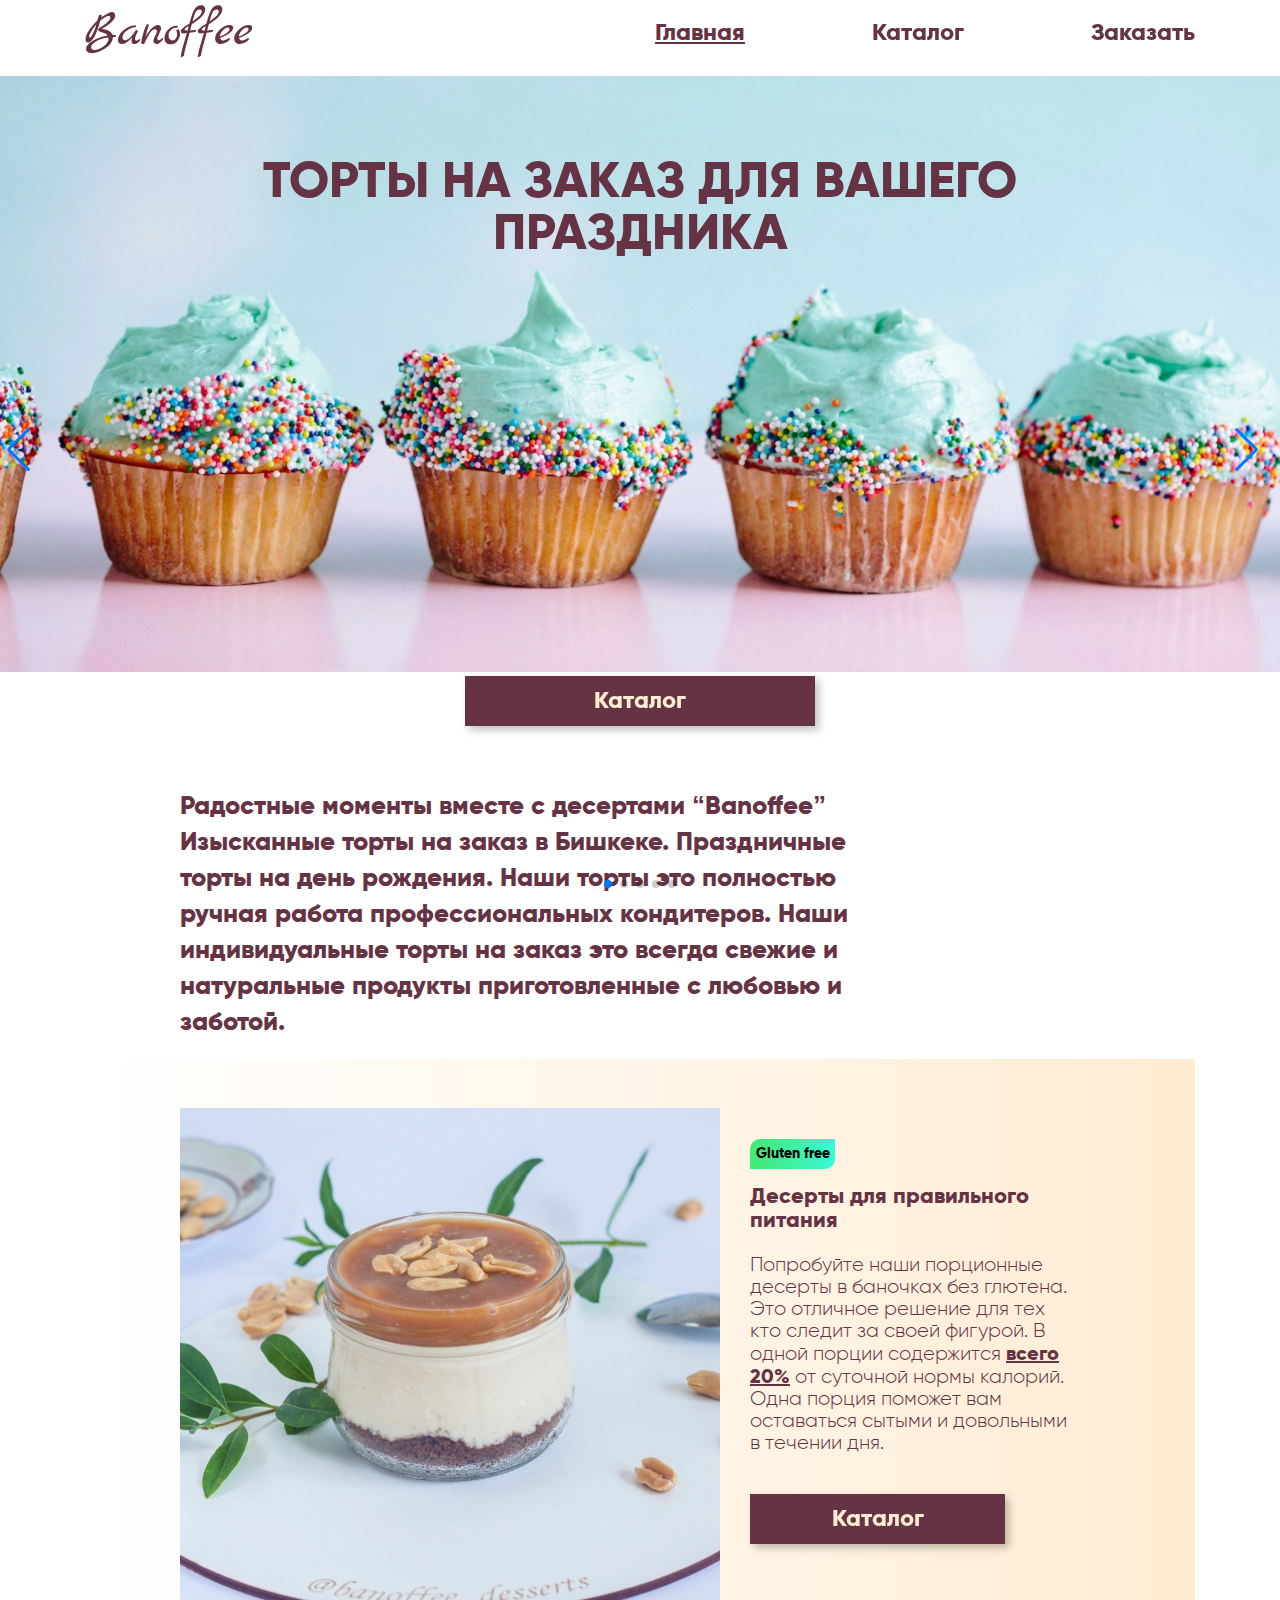
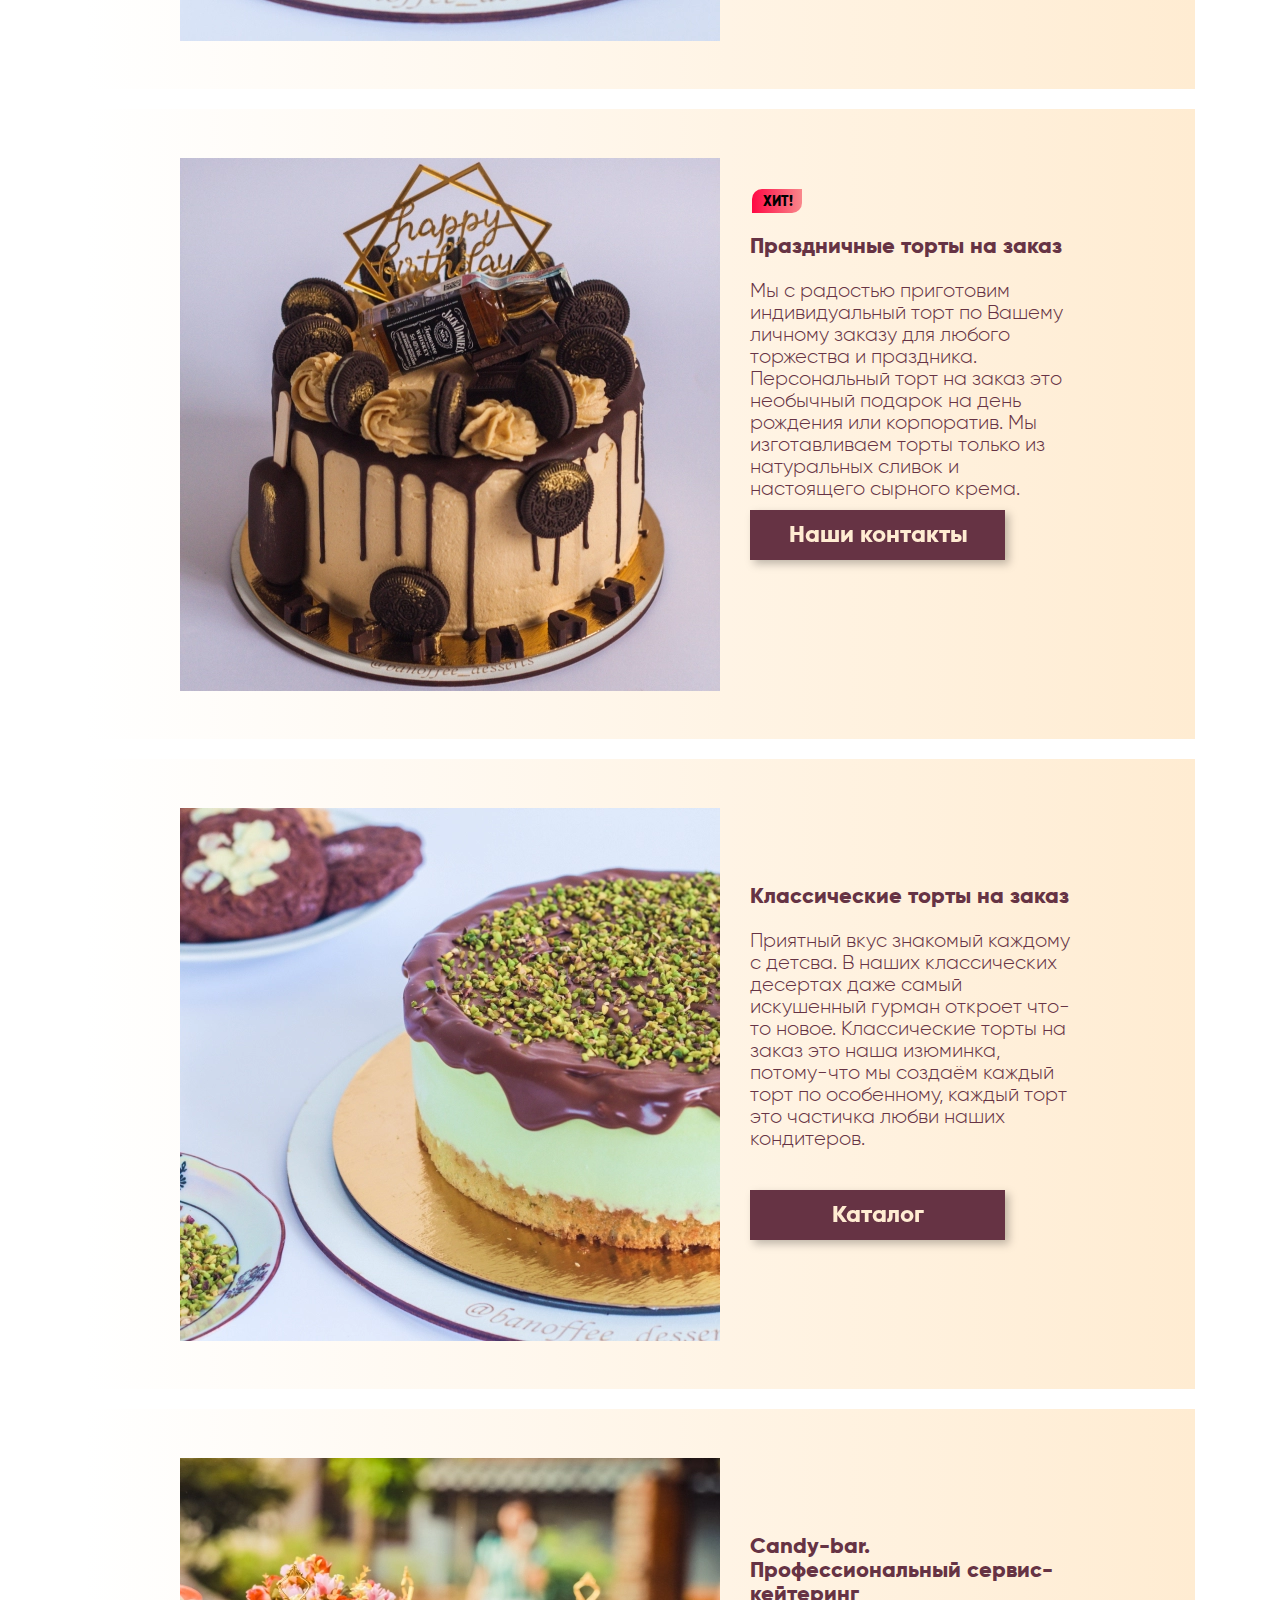
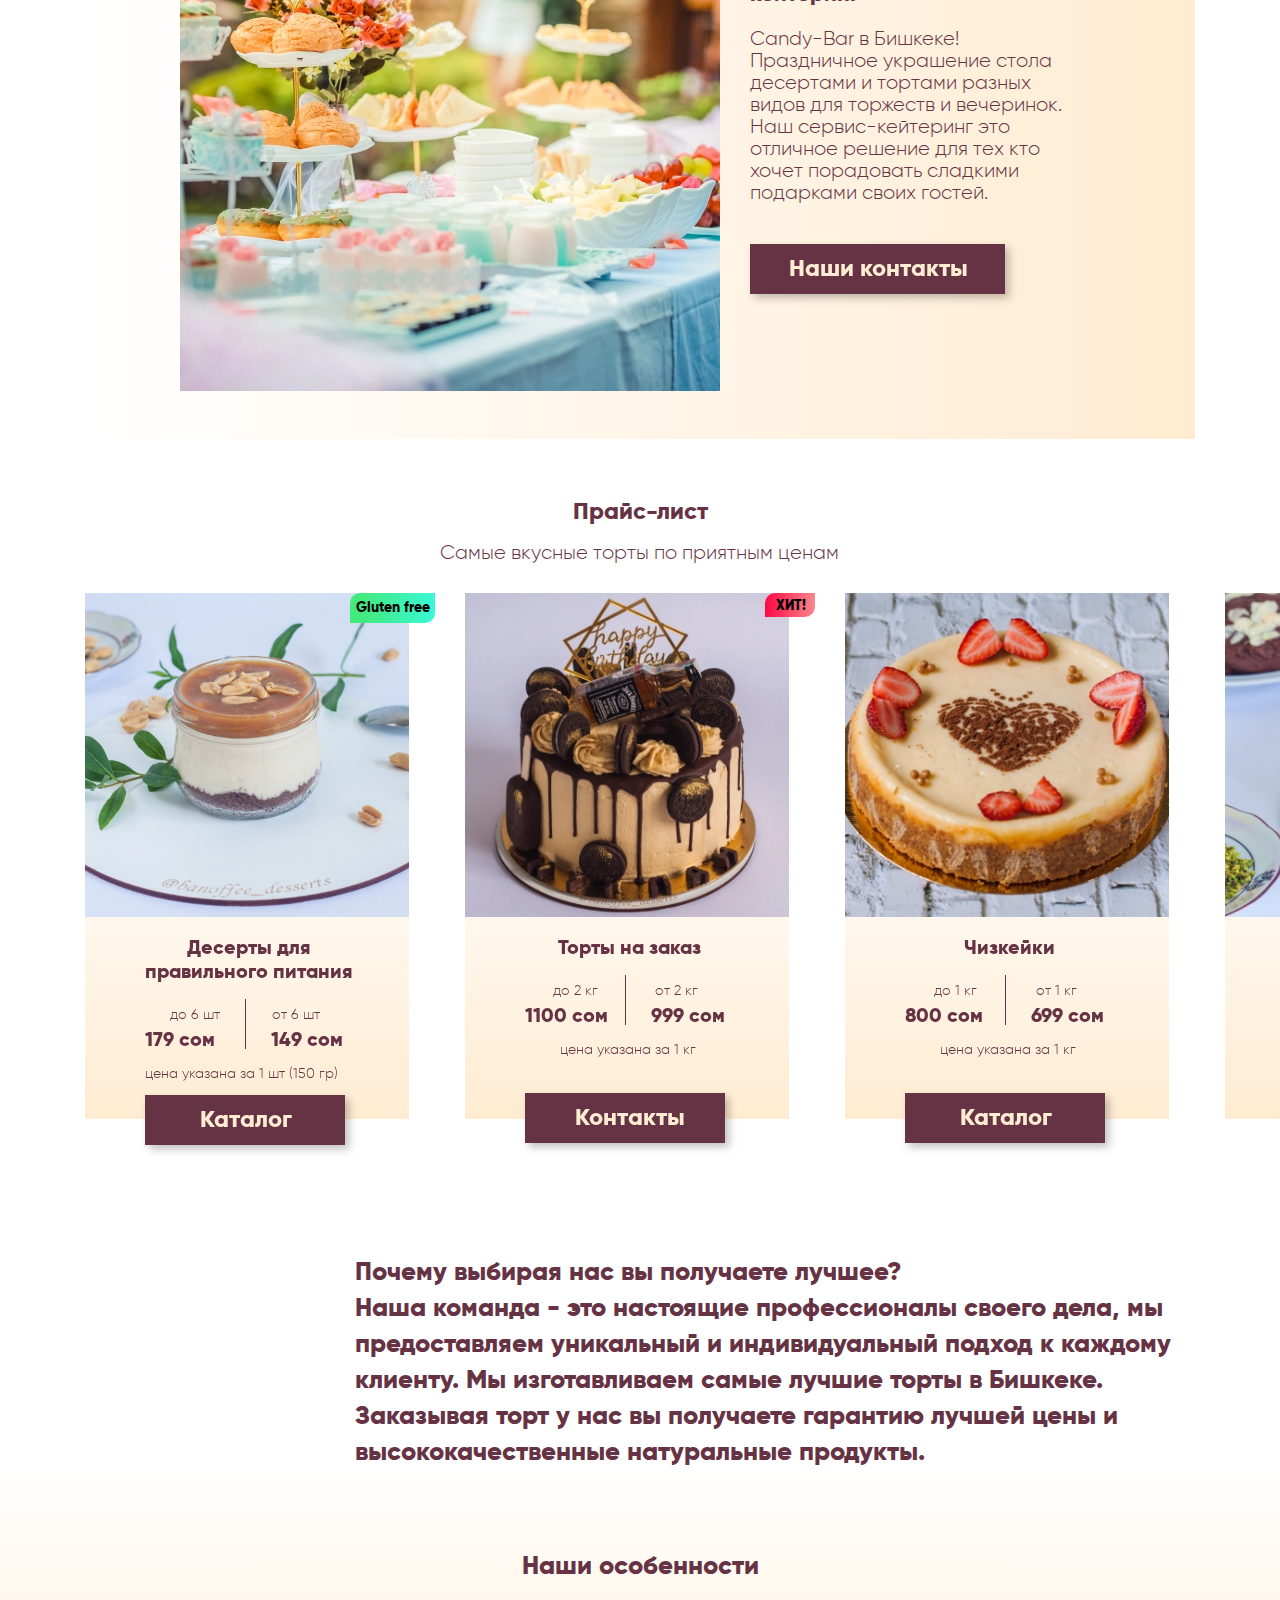
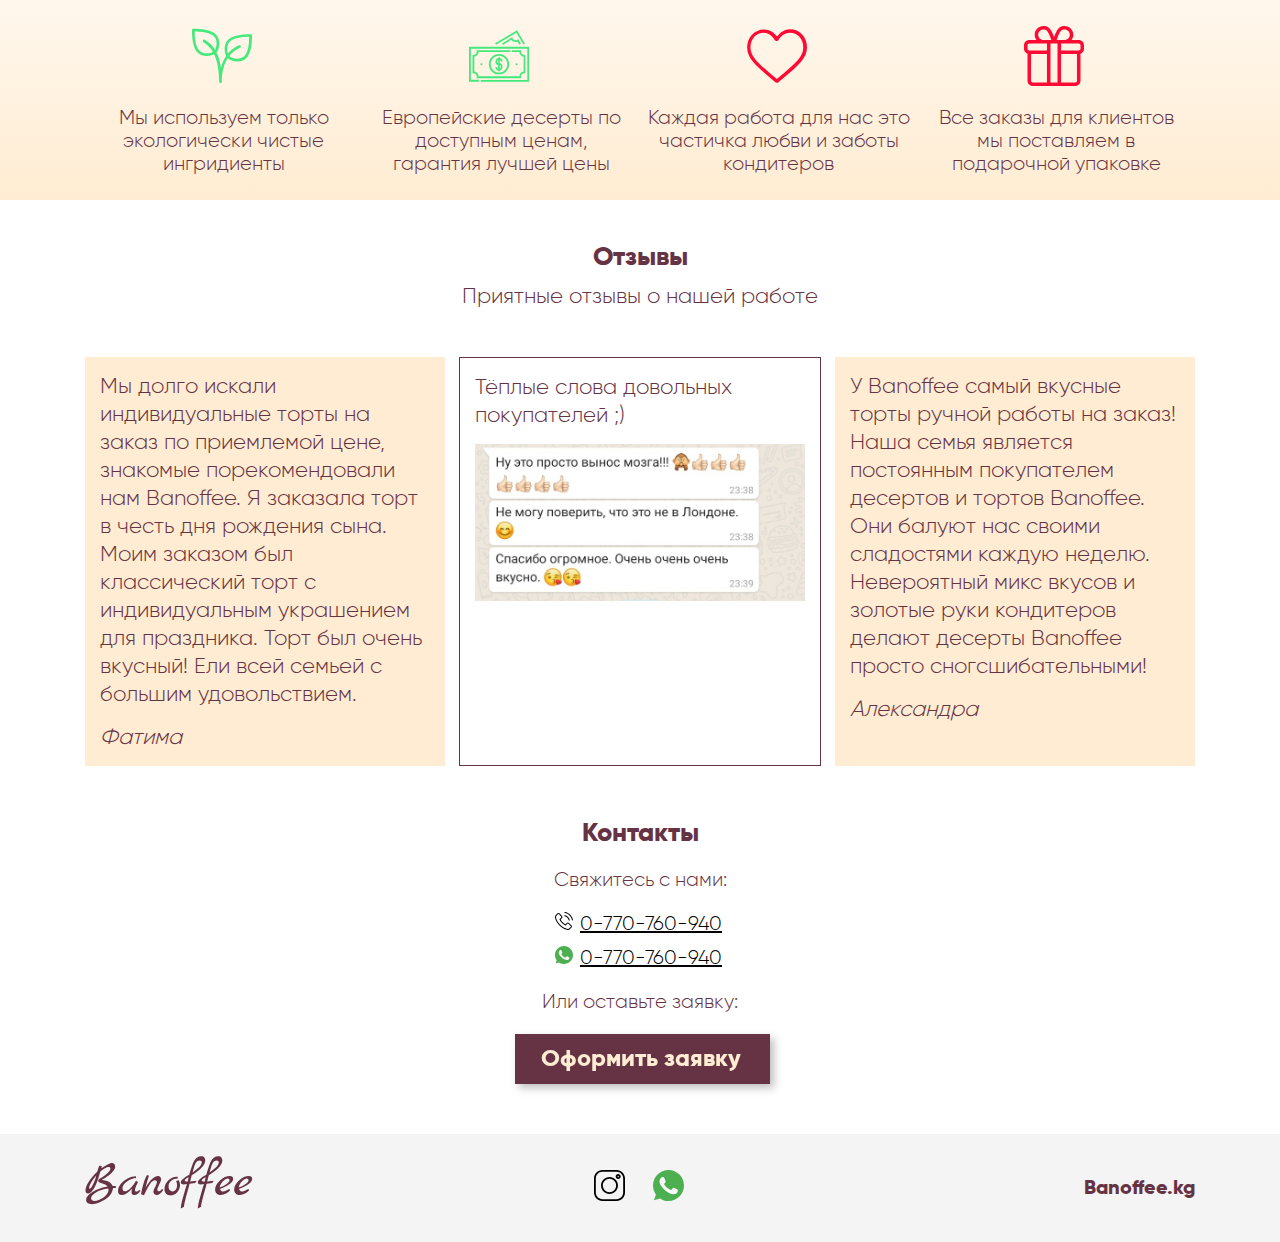
<file: index.html>
<!DOCTYPE html>
<html lang="ru">
<head>
  <meta charset="UTF-8">
  <title>Торты в Бишкеке - заказать праздничный торт, торт на день рождения.</title>
  <meta name="description"
        content="Торты в Бишкеке на заказ по низкой цене. Заказать праздничный торт, торт на день рождения. Мы используем только натуральные, экологически чистые продукты. Десерты для правильного питания без глютена. Доставка по городу. Candy-bar.">
  <meta name=”robots” content="index, follow">

  <meta name="viewport" content="width=device-width,initial-scale=1">
  <meta name="format-detection" content="telephone=no">
  <!--[if lt IE 9]>
  <script src="//cdnjs.cloudflare.com/ajax/libs/html5shiv/r29/html5.min.js"></script>
  <![endif]-->
  <link rel="preload" as="font" href="fonts/Gilroylight.woff2" type="font/woff2" crossorigin="anonymous">
  <link rel="preload" as="font" href="fonts/Gilroyextrabold.woff2" type="font/woff2" crossorigin="anonymous">
  <link rel="stylesheet" href="https://unpkg.com/swiper/swiper-bundle.min.css">

  <link rel="stylesheet" href="css/main-min.css">

  <link rel="apple-touch-icon" sizes="180x180" href="apple-touch-icon.png">
  <link rel="icon" type="image/png" sizes="32x32" href="favicon-32x32.png">
  <link rel="icon" type="image/png" sizes="16x16" href="favicon-16x16.png">
</head>
<body>

<header class="page-header">
  <div class="page-header__wrapper">
    <a href="index.html" class="page-header__logo"><svg width="168" height="53" viewBox="0 0 168 53" fill="none"
                                               xmlns="http://www.w3.org/2000/svg">
      <path d="M30.85 29.95L30.8 31.9L28.05 32C27.65 34.3333 27 36.2167 26.1 37.65C25.2333 39.0833 23.7667 40.6333 21.7 42.3C19.6333 43.9667 17.15 45.35 14.25 46.45C11.3833 47.5833 8.98333 48.15 7.05 48.15C5.11667 48.15 3.65 47.75 2.65 46.95C1.65 46.1833 1.15 45.1667 1.15 43.9C1.15 41.9667 2.28333 40.0333 4.55 38.1C6.85 36.1333 9.61667 34.5 12.85 33.2C16.1167 31.8667 19.35 30.9667 22.55 30.5C22.05 29.6667 21.2833 28.9833 20.25 28.45C19.25 27.9167 17.5333 27.3167 15.1 26.65C13.7667 26.2833 13.1 25.6833 13.1 24.85C13.1 24.35 13.3 23.9 13.7 23.5C14.1333 23.0667 14.8333 22.5667 15.8 22C16.8 21.4 17.7333 20.8 18.6 20.2C19.5 19.5667 20.4833 18.8167 21.55 17.95C22.65 17.0833 23.5667 16.1833 24.3 15.25C25.0333 14.3167 25.4 13.5 25.4 12.8C25.4 11.6333 24.8167 11.05 23.65 11.05C22.75 11.05 21.5167 11.4833 19.95 12.35C18.4167 13.1833 16.9 14.2667 15.4 15.6L13.25 22.4C11.75 27.1667 10.0833 30.8667 8.25 33.5C6.45 36.1333 4.73333 37.45 3.1 37.45C1.36667 37.45 0.5 36.3833 0.5 34.25C0.5 32.1167 1.53333 29.4 3.6 26.1C5.66667 22.7667 8.53333 19.35 12.2 15.85C12.2 15.8167 12.2833 15.5167 12.45 14.95C12.65 14.35 12.8333 13.75 13 13.15C13.5667 11.35 14 10.2 14.3 9.7L16.75 10.1C16.75 10.7333 16.6167 11.4833 16.35 12.35C18.2167 10.95 20.1833 9.73333 22.25 8.7C24.35 7.63333 25.8833 7.1 26.85 7.1C27.85 7.1 28.65 7.41667 29.25 8.05C29.85 8.65 30.15 9.55 30.15 10.75C30.15 11.9167 29.5833 13.2667 28.45 14.8C27.35 16.3333 25.9667 17.7167 24.3 18.95C21.2667 21.2167 18.6833 22.85 16.55 23.85C20.0167 24.3833 22.55 25.1 24.15 26C25.75 26.8667 26.9167 28.1833 27.65 29.95H30.85ZM6.55 31.1C8.88333 27.3333 10.4333 23.4667 11.2 19.5C9.4 21.4667 7.76667 23.7167 6.3 26.25C4.83333 28.7833 4.1 30.6167 4.1 31.75C4.1 32.45 4.33333 32.8 4.8 32.8C5.3 32.8 5.88333 32.2333 6.55 31.1ZM18.15 41.8C19.7833 40.7 21.0833 39.4667 22.05 38.1C23.0167 36.7333 23.5 35.45 23.5 34.25C23.5 33.6833 23.4167 33.1167 23.25 32.55C18.25 33.15 14.1333 34.4667 10.9 36.5C7.66667 38.5 6.05 40.4167 6.05 42.25C6.05 43.05 6.36667 43.6833 7 44.15C7.63333 44.65 8.5 44.9 9.6 44.9C12.3 44.9 15.15 43.8667 18.15 41.8ZM54.2996 33.95L55.4496 34.8C54.9829 35.8 54.1163 36.75 52.8496 37.65C51.6163 38.55 50.4829 39 49.4496 39C47.4829 39 46.4996 37.9667 46.4996 35.9C46.4996 34.9333 46.7496 33.7833 47.2496 32.45L45.3996 34.35C43.5996 36.1833 42.0329 37.4167 40.6996 38.05C39.3996 38.6833 38.1163 39 36.8496 39C35.5829 39 34.6163 38.65 33.9496 37.95C33.3163 37.2167 32.9996 36.2167 32.9996 34.95C32.9996 32.6167 33.8996 30.3167 35.6996 28.05C37.4996 25.75 39.7996 23.8833 42.5996 22.45C45.3996 21.0167 48.1996 20.2833 50.9996 20.25L51.0996 21.9L48.9996 22.35C45.9663 23.0167 43.2829 24.35 40.9496 26.35C38.6496 28.35 37.4996 30.35 37.4996 32.35C37.4996 34.3167 38.2996 35.3 39.8996 35.3C41.3996 35.3 43.2496 34.25 45.4496 32.15C47.6496 30.05 49.4829 27.5833 50.9496 24.75L53.0496 26C50.9829 30.1667 49.9496 32.8167 49.9496 33.95C49.9496 34.4167 50.0996 34.8167 50.3996 35.15C50.7329 35.45 51.0496 35.6 51.3496 35.6C51.6829 35.6 51.8996 35.5833 51.9996 35.55C52.0996 35.5167 52.1996 35.4833 52.2996 35.45C52.3996 35.3833 52.5163 35.3 52.6496 35.2C52.8163 35.1 52.9496 35 53.0496 34.9C53.1829 34.8 53.3829 34.65 53.6496 34.45C53.9163 34.25 54.1329 34.0833 54.2996 33.95ZM77.2371 32.95L78.2871 33.75C77.5538 35.2167 76.5371 36.45 75.2371 37.45C73.9704 38.45 72.8204 38.95 71.7871 38.95C70.7538 38.95 69.9371 38.65 69.3371 38.05C68.7371 37.45 68.4371 36.7 68.4371 35.8C68.4371 34.9 69.0038 33.3333 70.1371 31.1C71.3038 28.8333 71.8871 27.1667 71.8871 26.1C71.8871 25.6333 71.6871 25.2167 71.2871 24.85C70.9204 24.45 70.4704 24.25 69.9371 24.25C68.2371 24.25 66.5204 25.55 64.7871 28.15C63.0538 30.7167 61.1204 34.4333 58.9871 39.3L55.9871 38.25C56.6204 34.3833 57.5204 30.6167 58.6871 26.95C59.8871 23.25 60.9871 20.6 61.9871 19L64.0371 19.65C63.1038 22.0167 61.9204 26.1 60.4871 31.9C65.0871 24.0333 69.3204 20.1 73.1871 20.1C74.0204 20.1 74.7038 20.3833 75.2371 20.95C75.8038 21.5167 76.0871 22.1833 76.0871 22.95C76.0871 23.7167 75.9871 24.4167 75.7871 25.05C75.5871 25.65 74.9538 27.0833 73.8871 29.35C72.8538 31.5833 72.3371 32.9833 72.3371 33.55C72.3371 34.1167 72.5038 34.5667 72.8371 34.9C73.1704 35.2 73.4871 35.35 73.7871 35.35C74.0871 35.35 74.3371 35.3 74.5371 35.2C74.7371 35.1 74.9538 34.95 75.1871 34.75C75.4538 34.55 75.6871 34.3667 75.8871 34.2C76.0871 34.0333 76.3204 33.8167 76.5871 33.55C76.8871 33.25 77.1038 33.05 77.2371 32.95ZM93.7305 24.15C94.5971 25.5833 95.0305 27.1667 95.0305 28.9C95.0305 31.6 94.0971 34.0167 92.2305 36.15C90.3638 38.25 88.1638 39.3 85.6305 39.3C83.6971 39.3 82.1805 38.75 81.0805 37.65C80.0138 36.5167 79.4805 34.9667 79.4805 33C79.4805 29.8333 80.7138 27 83.1805 24.5C85.6471 21.9667 88.4138 20.7 91.4805 20.7C92.0471 20.7 92.4471 20.7167 92.6805 20.75L92.8305 22.4C90.1638 22.4 87.9471 23.1667 86.1805 24.7C84.4138 26.2333 83.5305 28.2 83.5305 30.6C83.5305 32.0333 83.8805 33.2 84.5805 34.1C85.2805 34.9667 86.2971 35.4 87.6305 35.4C88.9971 35.4 90.0805 34.8 90.8805 33.6C91.6805 32.4 92.0805 31 92.0805 29.4C92.0805 27.7667 91.7638 26.2833 91.1305 24.95L93.7305 24.15ZM106.733 19.35L105.133 25.4L111.633 24.65L110.183 27L104.583 27.75C104.15 29.55 103.417 32.2667 102.383 35.9C100.15 43.7667 99.0332 48.75 99.0332 50.85L95.8332 52.5C95.8332 49.6333 97.0665 44.1 99.5332 35.9C100.8 31.8 101.583 29.1667 101.883 28C100.717 28.3 99.6499 28.45 98.6832 28.45C96.7832 28.45 95.8332 27.7 95.8332 26.2C95.8332 25.3667 96.4665 24.3667 97.7332 23.2C99.5665 21.5 101.75 20 104.283 18.7C106.25 12 107.667 7.8 108.533 6.1C109.7 3.8 110.767 2.33333 111.733 1.7C113.167 0.799997 114.65 0.349997 116.183 0.349997C117.717 0.349997 118.8 0.783331 119.433 1.65C120.067 2.51667 120.35 3.53333 120.283 4.7C120.117 8.9 115.6 13.7833 106.733 19.35ZM114.733 4.6C112.867 4.6 111.483 5.5 110.583 7.3C109.883 8.7 109.267 10.3833 108.733 12.35C108.2 14.3167 107.817 15.6667 107.583 16.4C109.417 15.2667 111.383 13.7333 113.483 11.8C115.583 9.86666 116.667 8.18333 116.733 6.75C116.8 5.31667 116.133 4.6 114.733 4.6ZM102.583 25.65L103.683 21.25C102.417 21.7833 101.417 22.3333 100.683 22.9C99.9832 23.4667 99.6332 23.95 99.6332 24.35C99.6332 25.2167 100.617 25.65 102.583 25.65ZM123.774 19.35L122.174 25.4L128.674 24.65L127.224 27L121.624 27.75C121.191 29.55 120.458 32.2667 119.424 35.9C117.191 43.7667 116.074 48.75 116.074 50.85L112.874 52.5C112.874 49.6333 114.108 44.1 116.574 35.9C117.841 31.8 118.624 29.1667 118.924 28C117.758 28.3 116.691 28.45 115.724 28.45C113.824 28.45 112.874 27.7 112.874 26.2C112.874 25.3667 113.508 24.3667 114.774 23.2C116.608 21.5 118.791 20 121.324 18.7C123.291 12 124.708 7.8 125.574 6.1C126.741 3.8 127.808 2.33333 128.774 1.7C130.208 0.799997 131.691 0.349997 133.224 0.349997C134.758 0.349997 135.841 0.783331 136.474 1.65C137.108 2.51667 137.391 3.53333 137.324 4.7C137.158 8.9 132.641 13.7833 123.774 19.35ZM131.774 4.6C129.908 4.6 128.524 5.5 127.624 7.3C126.924 8.7 126.308 10.3833 125.774 12.35C125.241 14.3167 124.858 15.6667 124.624 16.4C126.458 15.2667 128.424 13.7333 130.524 11.8C132.624 9.86666 133.708 8.18333 133.774 6.75C133.841 5.31667 133.174 4.6 131.774 4.6ZM119.624 25.65L120.724 21.25C119.458 21.7833 118.458 22.3333 117.724 22.9C117.024 23.4667 116.674 23.95 116.674 24.35C116.674 25.2167 117.658 25.65 119.624 25.65ZM144.115 33.1L145.265 34C144.232 35.4333 142.815 36.6333 141.015 37.6C139.215 38.5333 137.465 39 135.765 39C134.065 39 132.699 38.5 131.665 37.5C130.632 36.5 130.115 35.1833 130.115 33.55C130.115 30.4833 131.732 27.4667 134.965 24.5C138.232 21.5333 141.532 20.05 144.865 20.05C147.065 20.05 148.165 20.9167 148.165 22.65C148.165 24.45 146.999 26.2667 144.665 28.1C142.365 29.9333 139.115 31.6 134.915 33.1C135.215 33.8667 135.682 34.4667 136.315 34.9C136.949 35.3333 137.599 35.55 138.265 35.55C139.699 35.55 141.649 34.7333 144.115 33.1ZM134.665 31.6C137.365 30.6667 139.682 29.5 141.615 28.1C143.549 26.7 144.515 25.4167 144.515 24.25C144.515 23.8167 144.349 23.4333 144.015 23.1C143.682 22.7667 143.299 22.6 142.865 22.6C141.299 22.6 139.599 23.5833 137.765 25.55C135.965 27.4833 134.932 29.5 134.665 31.6ZM163.158 33.1L164.308 34C163.275 35.4333 161.858 36.6333 160.058 37.6C158.258 38.5333 156.508 39 154.808 39C153.108 39 151.742 38.5 150.708 37.5C149.675 36.5 149.158 35.1833 149.158 33.55C149.158 30.4833 150.775 27.4667 154.008 24.5C157.275 21.5333 160.575 20.05 163.908 20.05C166.108 20.05 167.208 20.9167 167.208 22.65C167.208 24.45 166.042 26.2667 163.708 28.1C161.408 29.9333 158.158 31.6 153.958 33.1C154.258 33.8667 154.725 34.4667 155.358 34.9C155.992 35.3333 156.642 35.55 157.308 35.55C158.742 35.55 160.692 34.7333 163.158 33.1ZM153.708 31.6C156.408 30.6667 158.725 29.5 160.658 28.1C162.592 26.7 163.558 25.4167 163.558 24.25C163.558 23.8167 163.392 23.4333 163.058 23.1C162.725 22.7667 162.342 22.6 161.908 22.6C160.342 22.6 158.642 23.5833 156.808 25.55C155.008 27.4833 153.975 29.5 153.708 31.6Z" fill="#663344"/>
    </svg>
    </a>
    <nav class="main-nav main-nav--closed main-nav--nojs">
      <button class="main-nav__toggle" type="button"><span class="visually-hidden">Открыть меню</span></button>
      <div class="main-nav__wrapper">
        <ul class="main-nav__list site-list">
          <li class="site-list__item site-list__item--active">
            <a>Главная</a>
          </li>
          <li class="site-list__item hvr-underline-from-center">
            <a href="catalog.html">Каталог</a>
          </li>
          <li class="site-list__item hvr-underline-from-center">
            <a href="contact.html">Заказать</a>
          </li>
        </ul>
      </div>

    </nav>
  </div>
</header>

<main itemscope itemtype="http://schema.org/Organization">
  <h1 class="visually-hidden" itemprop="name">Торты на заказ, торты на день рождения</h1>

  <section class="intro">
    <picture>
      <source media="(min-width: 1110px)" type="image/webp"
              srcset="img/main-intro/intro-bg-desktop.webp 1x, img/main-intro/intro-bg-desktop@2x.webp 2x, img/main-intro/intro-bg-desktop@3x.webp 3x">
      <source media="(min-width: 678px)" type="image/webp"
              srcset="img/main-intro/intro-bg-tablet.webp 1x, img/main-intro/intro-bg-tablet@2x.webp 2x, img/main-intro/intro-bg-tablet@3x.webp 3x">

      <source type="image/webp"
              srcset="img/main-intro/intro-bg-mobile.webp 1x, img/main-intro/intro-bg-mobile@2x.webp 2x, img/main-intro/intro-bg-mobile@3x.webp 3x">
      <img src="img/main-intro/intro-bg-mobile.jpg"
           srcset="img/main-intro/intro-bg-mobile@2x.jpg 2x, img/main-intro/intro-bg-mobile@3x.jpg 3x"
           alt="Капкейки на заказ в Бишкеке"
           class="intro__bg-picture" width="360" height="579">
    </picture>
    <div class="intro__wrapper">
      <h2 class="intro__heading">Торты на заказ для вашего праздника</h2>
      <a href="catalog.html" class="btn btn--intro hvr-shutter-out-horizontal">Каталог</a>
    </div>
  </section>

  <section class="category">
    <h2 class="visually-hidden">Ассортимент тортов и десертов на заказ в Бишкеке</h2>
    <div class="category__wrapper">
      <p class="category__description" itemprop="description">
        Радостные моменты вместе с десертами “Banoffee” <br> Изысканные торты на заказ в
        Бишкеке. Праздничные торты на день рождения. Наши торты это полностью ручная работа профессиональных
        кондитеров. Наши индивидуальные торты на
        заказ
        это всегда свежие и натуральные продукты приготовленные с любовью и заботой.
      </p>

      <article class="products products--pp">
        <div class="products__bg"></div>
          <picture>
            <source media="(min-width: 1110px)" type="image/webp"
                    srcset="img/main-category/card-pp-desktop.webp 1x, img/main-category/card-pp-desktop@2x.webp 2x, img/main-category/card-pp-desktop@3x.webp 3x">
            <source media="(min-width: 678px)" type="image/webp"
                    srcset="img/main-category/card-pp-tablet.webp 1x, img/main-category/card-pp-tablet@2x.webp 2x, img/main-category/card-pp-tablet@3x.webp 3x">

            <source type="image/webp"
                    srcset="img/main-category/card-pp-mobile.webp 1x, img/main-category/card-pp-mobile@2x.webp 2x, img/main-category/card-pp-mobile@3x.webp 3x">
            <img src="img/main-category/card-pp-mobile.jpg"
                 srcset="img/main-category/card-pp-mobile@2x.jpg 2x, img/main-category/card-pp-mobile@3x.jpg 3x"
                 alt="Десерты для правильного питания на заказ в Бишкеке" class="products__image">
          </picture>
          <div class="products__wrapper">
            <h3 class="products__heading">Десерты для правильного
              питания<em class="visually-hidden">на заказ в Бишкеке</em>
            </h3>
            <p class="products__description">Попробуйте наши порционные десерты в баночках без глютена. Это отличное решение для тех кто следит за своей фигурой. В одной порции содержится <i>всего 20%</i> от суточной нормы калорий. Одна порция поможет вам оставаться сытыми и довольными в течении дня.
            </p>
            <a href="catalog.html#jars" class="btn btn--products hvr-fade">Каталог</a>
          </div>
      </article>

      <article class="products products--exclsv">
        <div class="products__bg"></div>
        <picture>
          <source media="(min-width: 1110px)" type="image/webp"
                  srcset="img/main-category/card-exc-desktop.webp 1x, img/main-category/card-exc-desktop@2x.webp 2x, img/main-category/card-exc-desktop@3x.webp 3x">
          <source media="(min-width: 678px)" type="image/webp"
                  srcset="img/main-category/card-exc-tablet.webp 1x, img/main-category/card-exc-tablet@2x.webp 2x, img/main-category/card-exc-tablet@3x.webp 3x">

          <source type="image/webp"
                  srcset="img/main-category/card-exc-mobile.webp 1x, img/main-category/card-exc-mobile@2x.webp 2x, img/main-category/card-exc-mobile@3x.webp 3x">
          <img src="img/main-category/card-exc-mobile.jpg"
               srcset="img/main-category/card-exc-mobile@2x.jpg 2x, img/main-category/card-exc-mobile@3x.jpg 3x"
               alt="Эксклюзивные праздничные торты на заказ в Бишкеке" class="products__image">
        </picture>

        <div class="products__wrapper">
          <h3 class="products__heading">Праздничные торты на заказ<em class="visually-hidden">в Бишкеке</em>
        </h3>
          <p class="products__description">Мы с радостью приготовим индивидуальный торт по Вашему личному заказу для
          любого торжества и праздника. Персональный торт на заказ это необычный подарок на день рождения или корпоратив. Мы изготавливаем торты только из натуральных сливок и настоящего сырного крема.
        </p>
          <a href="contact.html" class="btn btn--products btn--contacts hvr-fade">Наши контакты</a>
        </div>
      </article>

      <article class="products">
        <div class="products__bg"></div>
        <picture>
          <source media="(min-width: 1110px)" type="image/webp"
                  srcset="img/main-category/card-classic-desktop.webp 1x, img/main-category/card-classic-desktop@2x.webp 2x, img/main-category/card-classic-desktop@3x.webp 3x">
          <source media="(min-width: 678px)" type="image/webp"
                  srcset="img/main-category/card-classic-tablet.webp 1x, img/main-category/card-classic-tablet@2x.webp 2x, img/main-category/card-classic-tablet@3x.webp 3x">

          <source type="image/webp"
                  srcset="img/main-category/card-classic-mobile.webp 1x, img/main-category/card-classic-mobile@2x.webp 2x, img/main-category/card-classic-mobile@3x.webp 3x">
          <img src="img/main-category/card-classic-mobile.jpg"
               srcset="img/main-category/card-classic-mobile@2x.jpg 2x, img/main-category/card-classic-mobile@3x.jpg 3x"
               alt="Десерты для правильного питания на заказ в Бишкеке" class="products__image">
        </picture>
        <div class="products__wrapper">
          <h3 class="products__heading">Классические торты на заказ<em class="visually-hidden">в Бишкеке</em>
          </h3>
          <p class="products__description">Приятный вкус знакомый каждому с детсва. В наших классических десертах даже самый искушенный гурман откроет что-то новое. Классические торты на заказ это наша изюминка, потому-что мы создаём каждый торт по особенному, каждый торт это частичка любви наших кондитеров.</p>
          <a href="catalog.html#classic" class="btn btn--products hvr-fade">Каталог</a>
        </div>
      </article>

      <article class="products">
        <div class="products__bg"></div>
        <picture>
          <source media="(min-width: 1110px)" type="image/webp"
                  srcset="img/main-category/card-cb-desktop.webp 1x, img/main-category/card-cb-desktop@2x.webp 2x, img/main-category/card-cb-desktop@3x.webp 3x">
          <source media="(min-width: 678px)" type="image/webp"
                  srcset="img/main-category/card-cb-tablet.webp 1x, img/main-category/card-cb-tablet@2x.webp 2x, img/main-category/card-cb-tablet@3x.webp 3x">

          <source type="image/webp"
                  srcset="img/main-category/card-cb-mobile.webp 1x, img/main-category/card-cb-mobile@2x.webp 2x, img/main-category/card-cb-mobile@3x.webp 3x">
          <img src="img/main-category/card-cb-mobile.jpg"
               srcset="img/main-category/card-cb-mobile@2x.jpg 2x, img/main-category/card-cb-mobile@3x.jpg 3x"
               alt="Новогодние торты на заказ в Бишкеке" class="products__image">
        </picture>

        <div class="products__wrapper">
          <h3 class="products__heading">Candy-bar.
            Профессиональный сервис-кейтеринг<em class="visually-hidden">в Бишкеке</em>
          </h3>
          <p class="products__description">Candy-Bar в Бишкеке! Праздничное украшение стола десертами и тортами разных видов для торжеств и вечеринок. Наш сервис-кейтеринг это отличное решение для тех кто хочет порадовать сладкими подарками своих гостей.</p>
          <a href="contact.html" class="btn btn--products btn--contacts hvr-fade">Наши контакты</a>
        </div>
      </article>

    </div>
  </section>

  <section class="price-list">
    <div class="price-list__wrapper">

      <h2 class="price-list__heading">Прайс-лист</h2>
      <p class="price-list__description">Самые вкусные торты по приятным ценам</p>

      <div class="swiper-container">
        <!-- Additional required wrapper -->
        <div class="swiper-wrapper">
          <!-- Slides -->
          <div class="swiper-slide slide slide--pp">
            <div class="slide__bg"></div>
            <picture>
              <source media="(min-width: 1110px)" type="image/webp"
                      srcset="img/main-category/card-pp-desktop.webp 1x, img/main-category/card-pp-desktop@2x.webp 2x, img/main-category/card-pp-desktop@3x.webp 3x">
              <source media="(min-width: 678px)" type="image/webp"
                      srcset="img/main-category/card-pp-tablet.webp 1x, img/main-category/card-pp-tablet@2x.webp 2x, img/main-category/card-pp-tablet@3x.webp 3x">

              <source type="image/webp"
                      srcset="img/main-category/card-pp-mobile.webp 1x, img/main-category/card-pp-mobile@2x.webp 2x, img/main-category/card-pp-mobile@3x.webp 3x">
              <img src="img/main-category/card-pp-mobile.jpg"
                   srcset="img/main-category/card-pp-mobile@2x.jpg 2x, img/main-category/card-pp-mobile@3x.jpg 3x"
                   alt="Десерты для правильного питания на заказ в Бишкеке" class="slide__img">
            </picture>
            <h3 class="slide__heading">Десерты для правильного питания</h3>
            <table class="slide__table">
              <thead>
              <tr>
                <th>до 6 шт</th>
                <th>от 6 шт</th>
              </tr>
              </thead>
              <tbody>
              <tr>
                <td>179 сом</td>
                <td>149 сом</td>
              </tr>
              </tbody>
            </table>
            <span class="slide__description">цена указана за 1 шт (150 гр)</span>
            <a href="catalog.html#jars" class="btn btn--slide hvr-fade">Каталог</a>
          </div>

          <div class="swiper-slide slide slide--exclsv">
            <div class="slide__bg"></div>
            <picture>
              <source media="(min-width: 1110px)" type="image/webp"
                      srcset="img/price-list/pl-order-desktop.webp 1x, img/price-list/pl-order-desktop@2x.webp">
              <source media="(min-width: 678px)" type="image/webp"
                      srcset="img/price-list/pl-order-tablet.webp 1x, img/price-list/pl-order-tablet@2x.webp">

              <source type="image/webp"
                      srcset="img/price-list/pl-order-mobile.webp 1x, img/price-list/pl-order-mobile@2x.webp 2x">
              <img src="img/price-list/pl-order-mobile.jpg"
                   srcset="img/price-list/pl-order-mobile@2x.jpg 2x"
                   alt="Десерты для правильного питания на заказ в Бишкеке" class="slide__img">
            </picture>
            <h3 class="slide__heading">Торты на заказ</h3>
            <table class="slide__table">
              <thead>
              <tr>
                <th>до 2 кг</th>
                <th>от 2 кг</th>
              </tr>
              </thead>
              <tbody>
              <tr>
                <td>1100 сом</td>
                <td>999 сом</td>
              </tr>
              </tbody>
            </table>
            <span class="slide__description">цена указана за 1 кг</span>
            <a href="contact.html" class="btn btn--slide hvr-fade">Контакты</a>
          </div>

          <div class="swiper-slide slide">
            <div class="slide__bg"></div>
            <picture>
              <source media="(min-width: 1110px)" type="image/webp"
                      srcset="img/price-list/pl-chcake-desktop.webp 1x, img/price-list/pl-chcake-desktop@2x.webp">
              <source media="(min-width: 678px)" type="image/webp"
                      srcset="img/price-list/pl-chcake-tablet.webp 1x, img/price-list/pl-chcake-tablet@2x.webp">

              <source type="image/webp"
                      srcset="img/price-list/pl-chcake-mobile.webp 1x, img/price-list/pl-chcake-mobile@2x.webp 2x">
              <img src="img/price-list/pl-chcake-mobile.jpg"
                   srcset="img/price-list/pl-chcake-mobile@2x.jpg 2x"
                   alt="Десерты для правильного питания на заказ в Бишкеке" class="slide__img">
            </picture>
            <h3 class="slide__heading">Чизкейки</h3>
            <table class="slide__table">
              <thead>
              <tr>
                <th>до 1 кг</th>
                <th>от 1 кг</th>
              </tr>
              </thead>
              <tbody>
              <tr>
                <td>800 сом</td>
                <td>699 сом</td>
              </tr>
              </tbody>
            </table>
            <span class="slide__description">цена указана за 1 кг</span>
            <a href="catalog.html#cheesecakes" class="btn btn--slide hvr-fade">Каталог</a>
          </div>

          <div class="swiper-slide slide">
            <div class="slide__bg"></div>
            <picture>
              <source media="(min-width: 1110px)" type="image/webp"
                      srcset="img/price-list/pl-muss-desktop.webp 1x, img/price-list/pl-muss-desktop@2x.webp">
              <source media="(min-width: 678px)" type="image/webp"
                      srcset="img/price-list/pl-muss-tablet.webp 1x, img/price-list/pl-muss-tablet@2x.webp">

              <source type="image/webp"
                      srcset="img/price-list/pl-muss-mobile.webp 1x, img/price-list/pl-muss-mobile@2x.webp 2x">
              <img src="img/price-list/pl-muss-mobile.jpg"
                   srcset="img/price-list/pl-muss-mobile@2x.jpg 2x"
                   alt="Десерты для правильного питания на заказ в Бишкеке" class="slide__img">
            </picture>
            <h3 class="slide__heading">Муссовые торты</h3>
            <table class="slide__table">
              <thead>
              <tr>
                <th>до 2 кг</th>
                <th>от 2 кг</th>
              </tr>
              </thead>
              <tbody>
              <tr>
                <td>1000 сом</td>
                <td>899 сом</td>
              </tr>
              </tbody>
            </table>
            <span class="slide__description">цена указана за 1 кг</span>
            <a href="catalog.html#muss" class="btn btn--slide hvr-fade">Каталог</a>
          </div>

          <div class="swiper-slide slide">
            <div class="slide__bg"></div>
            <picture>
              <source media="(min-width: 1110px)" type="image/webp"
                      srcset="img/price-list/pl-classic-desktop.webp 1x, img/price-list/pl-classic-desktop@2x.webp">
              <source media="(min-width: 678px)" type="image/webp"
                      srcset="img/price-list/pl-classic-tablet.webp 1x, img/price-list/pl-classic-tablet@2x.webp">

              <source type="image/webp"
                      srcset="img/price-list/pl-classic-mobile.webp 1x, img/price-list/pl-classic-mobile@2x.webp 2x">
              <img src="img/price-list/pl-classic-mobile.jpg"
                   srcset="img/price-list/pl-classic-mobile@2x.jpg 2x"
                   alt="Десерты для правильного питания на заказ в Бишкеке" class="slide__img">
            </picture>
            <h3 class="slide__heading">Классические торты</h3>
            <table class="slide__table">
              <thead>
              <tr>
                <th>до 1 кг</th>
                <th>от 1 кг</th>
              </tr>
              </thead>
              <tbody>
              <tr>
                <td>800 сом</td>
                <td>699 сом</td>
              </tr>
              </tbody>
            </table>
            <span class="slide__description">цена указана за 1 кг</span>
            <a href="catalog.html#classic" class="btn btn--slide hvr-fade">Каталог</a>
          </div>


        </div>
        <!-- If we need pagination -->
        <div class="swiper-pagination"></div>

        <!-- If we need navigation buttons -->
        <div class="swiper-button-prev" style="left: 5px;"></div>
        <div class="swiper-button-next" style="right: 20px;"></div>
      </div>

    </div>
  </section>

  <section class="about">
    <div class="about__wrapper">
      <h2 class="visually-hidden">О магазине тортов и десертов на заказ в Бишкеке «Banoffee»</h2>
      <p class="about__description">
        Почему выбирая нас вы получаете лучшее? <br>Наша команда - это настоящие профессионалы своего дела, мы
        предоставляем уникальный и индивидуальный подход к каждому клиенту. Мы изготавливаем самые лучшие торты в Бишкеке. Заказывая торт у нас вы получаете гарантию лучшей цены и высококачественные натуральные продукты.
      </p>
    </div>
  </section>

  <section class="features">
    <div class="features__wrapper">
        <h2 class="features__heading">Наши особенности</h2>
        <ul class="features__list">
          <li class="features__item">
            Мы используем только экологически чистые ингридиенты
          </li>
          <li class="features__item">
            Европейские десерты по доступным ценам, гарантия лучшей цены
          </li>
          <li class="features__item">
            Каждая работа для нас это частичка любви и заботы кондитеров
          </li>
          <li class="features__item">
            Все заказы для клиентов мы поставляем в подарочной упаковке
          </li>
        </ul>
    </div>
  </section>

  <section class="feedback">
    <div class="feedback__wrapper">
      <h2 class="feedback__heading">Отзывы</h2>
      <p class="feedback__description">Приятные отзывы о нашей работе</p>

      <div class="feedback__inner-wrapper">

        <blockquote class="feedback__review">
          <p class="feedback__text">
            Мы долго искали индивидуальные торты на заказ по приемлемой цене, знакомые порекомендовали нам
            Banoffee. Я заказала торт в честь дня рождения сына. Моим заказом был классический торт с
            индивидуальным украшением для праздника. Торт был очень вкусный! Ели всей семьей с большим удовольствием.
          </p>
          <cite class="feedback__author"><a>Фатима</a></cite>
        </blockquote>

        <div class="feedback__review-image">
          <p class="feedback__text">Тёплые слова довольных покупателей ;)</p>
          <img src="img/main-feedback.jpg" alt="Скриншот отзыва с What's Up" class="feedback__image" >
        </div>

        <blockquote class="feedback__review" id="feedback__review3">
          <p class="feedback__text">
            У Banoffee самый вкусные торты ручной работы на заказ! Наша семья является постоянным покупателем десертов и тортов Banoffee. Они балуют нас своими сладостями каждую неделю. Невероятный микс вкусов и золотые руки кондитеров делают десерты Banoffee просто сногсшибательными!
          </p>
          <cite class="feedback__author"><a>Александра</a></cite>
        </blockquote>

      </div>

    </div>
  </section>

  <section class="contacts">
    <div class="contacts__wrapper">
      <h2 class="contacts__heading">Контакты</h2>
      <p class="contacts__description">Свяжитесь с нами:</p>
      <a href="tel:+996770760940" class="contacts__link contacts__tel" itemprop="telephone">0-770-760-940</a>
      <a href="https://wa.me/+996770760940" class="contacts__link contacts__wa">0-770-760-940</a>
      <p class="contacts__description contacts__action">Или оставьте заявку:</p>
      <a href="contact.html" class="btn btn--applctn hvr-fade">Оформить заявку</a>
    </div>
  </section>

</main>

<footer class="page-footer">
  <div class="page-footer__wrapper">
    <a href="index.html" class="page-footer__logo"><svg width="168" height="53" viewBox="0 0 168 53" fill="none" xmlns="http://www.w3.org/2000/svg">
      <path d="M30.85 29.95L30.8 31.9L28.05 32C27.65 34.3333 27 36.2167 26.1 37.65C25.2333 39.0833 23.7667 40.6333 21.7 42.3C19.6333 43.9667 17.15 45.35 14.25 46.45C11.3833 47.5833 8.98333 48.15 7.05 48.15C5.11667 48.15 3.65 47.75 2.65 46.95C1.65 46.1833 1.15 45.1667 1.15 43.9C1.15 41.9667 2.28333 40.0333 4.55 38.1C6.85 36.1333 9.61667 34.5 12.85 33.2C16.1167 31.8667 19.35 30.9667 22.55 30.5C22.05 29.6667 21.2833 28.9833 20.25 28.45C19.25 27.9167 17.5333 27.3167 15.1 26.65C13.7667 26.2833 13.1 25.6833 13.1 24.85C13.1 24.35 13.3 23.9 13.7 23.5C14.1333 23.0667 14.8333 22.5667 15.8 22C16.8 21.4 17.7333 20.8 18.6 20.2C19.5 19.5667 20.4833 18.8167 21.55 17.95C22.65 17.0833 23.5667 16.1833 24.3 15.25C25.0333 14.3167 25.4 13.5 25.4 12.8C25.4 11.6333 24.8167 11.05 23.65 11.05C22.75 11.05 21.5167 11.4833 19.95 12.35C18.4167 13.1833 16.9 14.2667 15.4 15.6L13.25 22.4C11.75 27.1667 10.0833 30.8667 8.25 33.5C6.45 36.1333 4.73333 37.45 3.1 37.45C1.36667 37.45 0.5 36.3833 0.5 34.25C0.5 32.1167 1.53333 29.4 3.6 26.1C5.66667 22.7667 8.53333 19.35 12.2 15.85C12.2 15.8167 12.2833 15.5167 12.45 14.95C12.65 14.35 12.8333 13.75 13 13.15C13.5667 11.35 14 10.2 14.3 9.7L16.75 10.1C16.75 10.7333 16.6167 11.4833 16.35 12.35C18.2167 10.95 20.1833 9.73333 22.25 8.7C24.35 7.63333 25.8833 7.1 26.85 7.1C27.85 7.1 28.65 7.41667 29.25 8.05C29.85 8.65 30.15 9.55 30.15 10.75C30.15 11.9167 29.5833 13.2667 28.45 14.8C27.35 16.3333 25.9667 17.7167 24.3 18.95C21.2667 21.2167 18.6833 22.85 16.55 23.85C20.0167 24.3833 22.55 25.1 24.15 26C25.75 26.8667 26.9167 28.1833 27.65 29.95H30.85ZM6.55 31.1C8.88333 27.3333 10.4333 23.4667 11.2 19.5C9.4 21.4667 7.76667 23.7167 6.3 26.25C4.83333 28.7833 4.1 30.6167 4.1 31.75C4.1 32.45 4.33333 32.8 4.8 32.8C5.3 32.8 5.88333 32.2333 6.55 31.1ZM18.15 41.8C19.7833 40.7 21.0833 39.4667 22.05 38.1C23.0167 36.7333 23.5 35.45 23.5 34.25C23.5 33.6833 23.4167 33.1167 23.25 32.55C18.25 33.15 14.1333 34.4667 10.9 36.5C7.66667 38.5 6.05 40.4167 6.05 42.25C6.05 43.05 6.36667 43.6833 7 44.15C7.63333 44.65 8.5 44.9 9.6 44.9C12.3 44.9 15.15 43.8667 18.15 41.8ZM54.2996 33.95L55.4496 34.8C54.9829 35.8 54.1163 36.75 52.8496 37.65C51.6163 38.55 50.4829 39 49.4496 39C47.4829 39 46.4996 37.9667 46.4996 35.9C46.4996 34.9333 46.7496 33.7833 47.2496 32.45L45.3996 34.35C43.5996 36.1833 42.0329 37.4167 40.6996 38.05C39.3996 38.6833 38.1163 39 36.8496 39C35.5829 39 34.6163 38.65 33.9496 37.95C33.3163 37.2167 32.9996 36.2167 32.9996 34.95C32.9996 32.6167 33.8996 30.3167 35.6996 28.05C37.4996 25.75 39.7996 23.8833 42.5996 22.45C45.3996 21.0167 48.1996 20.2833 50.9996 20.25L51.0996 21.9L48.9996 22.35C45.9663 23.0167 43.2829 24.35 40.9496 26.35C38.6496 28.35 37.4996 30.35 37.4996 32.35C37.4996 34.3167 38.2996 35.3 39.8996 35.3C41.3996 35.3 43.2496 34.25 45.4496 32.15C47.6496 30.05 49.4829 27.5833 50.9496 24.75L53.0496 26C50.9829 30.1667 49.9496 32.8167 49.9496 33.95C49.9496 34.4167 50.0996 34.8167 50.3996 35.15C50.7329 35.45 51.0496 35.6 51.3496 35.6C51.6829 35.6 51.8996 35.5833 51.9996 35.55C52.0996 35.5167 52.1996 35.4833 52.2996 35.45C52.3996 35.3833 52.5163 35.3 52.6496 35.2C52.8163 35.1 52.9496 35 53.0496 34.9C53.1829 34.8 53.3829 34.65 53.6496 34.45C53.9163 34.25 54.1329 34.0833 54.2996 33.95ZM77.2371 32.95L78.2871 33.75C77.5538 35.2167 76.5371 36.45 75.2371 37.45C73.9704 38.45 72.8204 38.95 71.7871 38.95C70.7538 38.95 69.9371 38.65 69.3371 38.05C68.7371 37.45 68.4371 36.7 68.4371 35.8C68.4371 34.9 69.0038 33.3333 70.1371 31.1C71.3038 28.8333 71.8871 27.1667 71.8871 26.1C71.8871 25.6333 71.6871 25.2167 71.2871 24.85C70.9204 24.45 70.4704 24.25 69.9371 24.25C68.2371 24.25 66.5204 25.55 64.7871 28.15C63.0538 30.7167 61.1204 34.4333 58.9871 39.3L55.9871 38.25C56.6204 34.3833 57.5204 30.6167 58.6871 26.95C59.8871 23.25 60.9871 20.6 61.9871 19L64.0371 19.65C63.1038 22.0167 61.9204 26.1 60.4871 31.9C65.0871 24.0333 69.3204 20.1 73.1871 20.1C74.0204 20.1 74.7038 20.3833 75.2371 20.95C75.8038 21.5167 76.0871 22.1833 76.0871 22.95C76.0871 23.7167 75.9871 24.4167 75.7871 25.05C75.5871 25.65 74.9538 27.0833 73.8871 29.35C72.8538 31.5833 72.3371 32.9833 72.3371 33.55C72.3371 34.1167 72.5038 34.5667 72.8371 34.9C73.1704 35.2 73.4871 35.35 73.7871 35.35C74.0871 35.35 74.3371 35.3 74.5371 35.2C74.7371 35.1 74.9538 34.95 75.1871 34.75C75.4538 34.55 75.6871 34.3667 75.8871 34.2C76.0871 34.0333 76.3204 33.8167 76.5871 33.55C76.8871 33.25 77.1038 33.05 77.2371 32.95ZM93.7305 24.15C94.5971 25.5833 95.0305 27.1667 95.0305 28.9C95.0305 31.6 94.0971 34.0167 92.2305 36.15C90.3638 38.25 88.1638 39.3 85.6305 39.3C83.6971 39.3 82.1805 38.75 81.0805 37.65C80.0138 36.5167 79.4805 34.9667 79.4805 33C79.4805 29.8333 80.7138 27 83.1805 24.5C85.6471 21.9667 88.4138 20.7 91.4805 20.7C92.0471 20.7 92.4471 20.7167 92.6805 20.75L92.8305 22.4C90.1638 22.4 87.9471 23.1667 86.1805 24.7C84.4138 26.2333 83.5305 28.2 83.5305 30.6C83.5305 32.0333 83.8805 33.2 84.5805 34.1C85.2805 34.9667 86.2971 35.4 87.6305 35.4C88.9971 35.4 90.0805 34.8 90.8805 33.6C91.6805 32.4 92.0805 31 92.0805 29.4C92.0805 27.7667 91.7638 26.2833 91.1305 24.95L93.7305 24.15ZM106.733 19.35L105.133 25.4L111.633 24.65L110.183 27L104.583 27.75C104.15 29.55 103.417 32.2667 102.383 35.9C100.15 43.7667 99.0332 48.75 99.0332 50.85L95.8332 52.5C95.8332 49.6333 97.0665 44.1 99.5332 35.9C100.8 31.8 101.583 29.1667 101.883 28C100.717 28.3 99.6499 28.45 98.6832 28.45C96.7832 28.45 95.8332 27.7 95.8332 26.2C95.8332 25.3667 96.4665 24.3667 97.7332 23.2C99.5665 21.5 101.75 20 104.283 18.7C106.25 12 107.667 7.8 108.533 6.1C109.7 3.8 110.767 2.33333 111.733 1.7C113.167 0.799997 114.65 0.349997 116.183 0.349997C117.717 0.349997 118.8 0.783331 119.433 1.65C120.067 2.51667 120.35 3.53333 120.283 4.7C120.117 8.9 115.6 13.7833 106.733 19.35ZM114.733 4.6C112.867 4.6 111.483 5.5 110.583 7.3C109.883 8.7 109.267 10.3833 108.733 12.35C108.2 14.3167 107.817 15.6667 107.583 16.4C109.417 15.2667 111.383 13.7333 113.483 11.8C115.583 9.86666 116.667 8.18333 116.733 6.75C116.8 5.31667 116.133 4.6 114.733 4.6ZM102.583 25.65L103.683 21.25C102.417 21.7833 101.417 22.3333 100.683 22.9C99.9832 23.4667 99.6332 23.95 99.6332 24.35C99.6332 25.2167 100.617 25.65 102.583 25.65ZM123.774 19.35L122.174 25.4L128.674 24.65L127.224 27L121.624 27.75C121.191 29.55 120.458 32.2667 119.424 35.9C117.191 43.7667 116.074 48.75 116.074 50.85L112.874 52.5C112.874 49.6333 114.108 44.1 116.574 35.9C117.841 31.8 118.624 29.1667 118.924 28C117.758 28.3 116.691 28.45 115.724 28.45C113.824 28.45 112.874 27.7 112.874 26.2C112.874 25.3667 113.508 24.3667 114.774 23.2C116.608 21.5 118.791 20 121.324 18.7C123.291 12 124.708 7.8 125.574 6.1C126.741 3.8 127.808 2.33333 128.774 1.7C130.208 0.799997 131.691 0.349997 133.224 0.349997C134.758 0.349997 135.841 0.783331 136.474 1.65C137.108 2.51667 137.391 3.53333 137.324 4.7C137.158 8.9 132.641 13.7833 123.774 19.35ZM131.774 4.6C129.908 4.6 128.524 5.5 127.624 7.3C126.924 8.7 126.308 10.3833 125.774 12.35C125.241 14.3167 124.858 15.6667 124.624 16.4C126.458 15.2667 128.424 13.7333 130.524 11.8C132.624 9.86666 133.708 8.18333 133.774 6.75C133.841 5.31667 133.174 4.6 131.774 4.6ZM119.624 25.65L120.724 21.25C119.458 21.7833 118.458 22.3333 117.724 22.9C117.024 23.4667 116.674 23.95 116.674 24.35C116.674 25.2167 117.658 25.65 119.624 25.65ZM144.115 33.1L145.265 34C144.232 35.4333 142.815 36.6333 141.015 37.6C139.215 38.5333 137.465 39 135.765 39C134.065 39 132.699 38.5 131.665 37.5C130.632 36.5 130.115 35.1833 130.115 33.55C130.115 30.4833 131.732 27.4667 134.965 24.5C138.232 21.5333 141.532 20.05 144.865 20.05C147.065 20.05 148.165 20.9167 148.165 22.65C148.165 24.45 146.999 26.2667 144.665 28.1C142.365 29.9333 139.115 31.6 134.915 33.1C135.215 33.8667 135.682 34.4667 136.315 34.9C136.949 35.3333 137.599 35.55 138.265 35.55C139.699 35.55 141.649 34.7333 144.115 33.1ZM134.665 31.6C137.365 30.6667 139.682 29.5 141.615 28.1C143.549 26.7 144.515 25.4167 144.515 24.25C144.515 23.8167 144.349 23.4333 144.015 23.1C143.682 22.7667 143.299 22.6 142.865 22.6C141.299 22.6 139.599 23.5833 137.765 25.55C135.965 27.4833 134.932 29.5 134.665 31.6ZM163.158 33.1L164.308 34C163.275 35.4333 161.858 36.6333 160.058 37.6C158.258 38.5333 156.508 39 154.808 39C153.108 39 151.742 38.5 150.708 37.5C149.675 36.5 149.158 35.1833 149.158 33.55C149.158 30.4833 150.775 27.4667 154.008 24.5C157.275 21.5333 160.575 20.05 163.908 20.05C166.108 20.05 167.208 20.9167 167.208 22.65C167.208 24.45 166.042 26.2667 163.708 28.1C161.408 29.9333 158.158 31.6 153.958 33.1C154.258 33.8667 154.725 34.4667 155.358 34.9C155.992 35.3333 156.642 35.55 157.308 35.55C158.742 35.55 160.692 34.7333 163.158 33.1ZM153.708 31.6C156.408 30.6667 158.725 29.5 160.658 28.1C162.592 26.7 163.558 25.4167 163.558 24.25C163.558 23.8167 163.392 23.4333 163.058 23.1C162.725 22.7667 162.342 22.6 161.908 22.6C160.342 22.6 158.642 23.5833 156.808 25.55C155.008 27.4833 153.975 29.5 153.708 31.6Z" fill="#663344"/>
    </svg></a>
    <div class="footer-socials">
      <a href="https://www.instagram.com/banoffee_desserts/" class="insta"><svg width="31" height="31" viewBox="0 0 33 33" fill="none"
                                     xmlns="http://www.w3.org/2000/svg">
        <path
          d="M24.0672 0H8.93278C4.00716 0 0 4.00716 0 8.93278V24.0674C0 28.9928 4.00716 32.9999 8.93278 32.9999H24.0674C28.9928 32.9999 32.9999 28.9928 32.9999 24.0674V8.93278C32.9999 4.00716 28.9928 0 24.0672 0V0ZM31.0653 24.0674C31.0653 27.926 27.926 31.0653 24.0672 31.0653H8.93278C5.07391 31.0653 1.9346 27.926 1.9346 24.0674V8.93278C1.9346 5.07391 5.07391 1.9346 8.93278 1.9346H24.0674C27.926 1.9346 31.0653 5.07391 31.0653 8.93278V24.0674Z" fill="black"/>
        <path
          d="M16.5 7.47681C11.5245 7.47681 7.47681 11.5245 7.47681 16.5C7.47681 21.4754 11.5245 25.5231 16.5 25.5231C21.4754 25.5231 25.5231 21.4754 25.5231 16.5C25.5231 11.5245 21.4754 7.47681 16.5 7.47681ZM16.5 23.5885C12.5915 23.5885 9.4114 20.4087 9.4114 16.5C9.4114 12.5915 12.5915 9.4114 16.5 9.4114C20.4087 9.4114 23.5885 12.5915 23.5885 16.5C23.5885 20.4087 20.4087 23.5885 16.5 23.5885Z" fill="black"/>
        <path
          d="M25.739 4.27222C24.2687 4.27222 23.0728 5.46837 23.0728 6.93845C23.0728 8.40879 24.2687 9.60494 25.739 9.60494C27.2093 9.60494 28.4055 8.40879 28.4055 6.93845C28.4055 5.46812 27.2093 4.27222 25.739 4.27222ZM25.739 7.6701C25.3357 7.6701 25.0074 7.34179 25.0074 6.93845C25.0074 6.53487 25.3357 6.20681 25.739 6.20681C26.1426 6.20681 26.4709 6.53487 26.4709 6.93845C26.4709 7.34179 26.1426 7.6701 25.739 7.6701Z" fill="black"/>
      </svg>
      </a>
      <a href="https://wa.me/+996770760940" class="whats"><svg width="31" height="31" viewBox="0 0 18 18" fill="none"
                                     xmlns="http://www.w3.org/2000/svg">
        <path d="M9.00225 0H8.99775C4.03538 0 0 4.0365 0 9C0 10.9688 0.6345 12.7935 1.71337 14.2751L0.59175 17.6186L4.05113 16.5128C5.47425 17.4555 7.17188 18 9.00225 18C13.9646 18 18 13.9624 18 9C18 4.03763 13.9646 0 9.00225 0Z" fill="#4CAF50"/>
        <path d="M14.2391 12.7092C14.022 13.3223 13.1602 13.8308 12.4729 13.9793C12.0026 14.0795 11.3884 14.1593 9.32062 13.3021C6.67575 12.2063 4.9725 9.51871 4.83975 9.34433C4.71262 9.16996 3.771 7.92121 3.771 6.62971C3.771 5.33821 4.42687 4.70933 4.69125 4.43933C4.90837 4.21771 5.26725 4.11646 5.6115 4.11646C5.72287 4.11646 5.823 4.12208 5.913 4.12658C6.17737 4.13783 6.31012 4.15358 6.4845 4.57096C6.70162 5.09408 7.23037 6.38558 7.29337 6.51833C7.3575 6.65108 7.42162 6.83108 7.33162 7.00546C7.24725 7.18546 7.173 7.26533 7.04025 7.41833C6.9075 7.57133 6.7815 7.68833 6.64875 7.85258C6.52725 7.99546 6.39 8.14846 6.543 8.41283C6.696 8.67158 7.22475 9.53446 8.00325 10.2275C9.00787 11.1218 9.82237 11.4076 10.1137 11.5291C10.3309 11.6191 10.5896 11.5977 10.7482 11.429C10.9496 11.2118 11.1982 10.8518 11.4514 10.4975C11.6314 10.2432 11.8586 10.2117 12.0971 10.3017C12.3401 10.3861 13.626 11.0217 13.8904 11.1533C14.1547 11.2861 14.3291 11.3491 14.3932 11.4605C14.4562 11.5718 14.4562 12.095 14.2391 12.7092Z" fill="#FAFAFA"/>
      </svg>
      </a>
    </div>
    <a href="index.html" class="page-footer__link">Banoffee.kg</a>
  </div>
</footer>

<script src="https://unpkg.com/swiper/swiper-bundle.min.js"></script>
<script>
  var navMain = document.querySelector('.main-nav');
  var navToggle = document.querySelector('.main-nav__toggle');

  navMain.classList.remove('main-nav--nojs');

  navToggle.addEventListener('click', function() {
    if (navMain.classList.contains('main-nav--closed')) {
      navMain.classList.remove('main-nav--closed');
      navMain.classList.add('main-nav--opened');
    } else {
      navMain.classList.add('main-nav--closed');
      navMain.classList.remove('main-nav--opened')
    }
  });
</script>
<script>
  var mySwiper = new Swiper('.swiper-container', {
    // Optional parameters
    direction: 'horizontal',
    speed: 700,
    loop: true,

    breakpoints: {
      // when window width is >= 320px
      320: {
        slidesPerView: 1,
        spaceBetween: 0
      },
      // when window width is >= 480px
      678: {
        slidesPerView: 2,
        spaceBetween: 34
      },
      // when window width is >= 640px
      1110: {
        slidesPerView: 3,
        spaceBetween: 30
      }
    },

    // If we need pagination
    pagination: {
      el: '.swiper-pagination',
    },

    // Navigation arrows
    navigation: {
      nextEl: '.swiper-button-next',
      prevEl: '.swiper-button-prev',
    },

    // And if we need scrollbar
    scrollbar: {
      el: '.swiper-scrollbar',
    },
  })
</script>



</body>
</html>
</file>
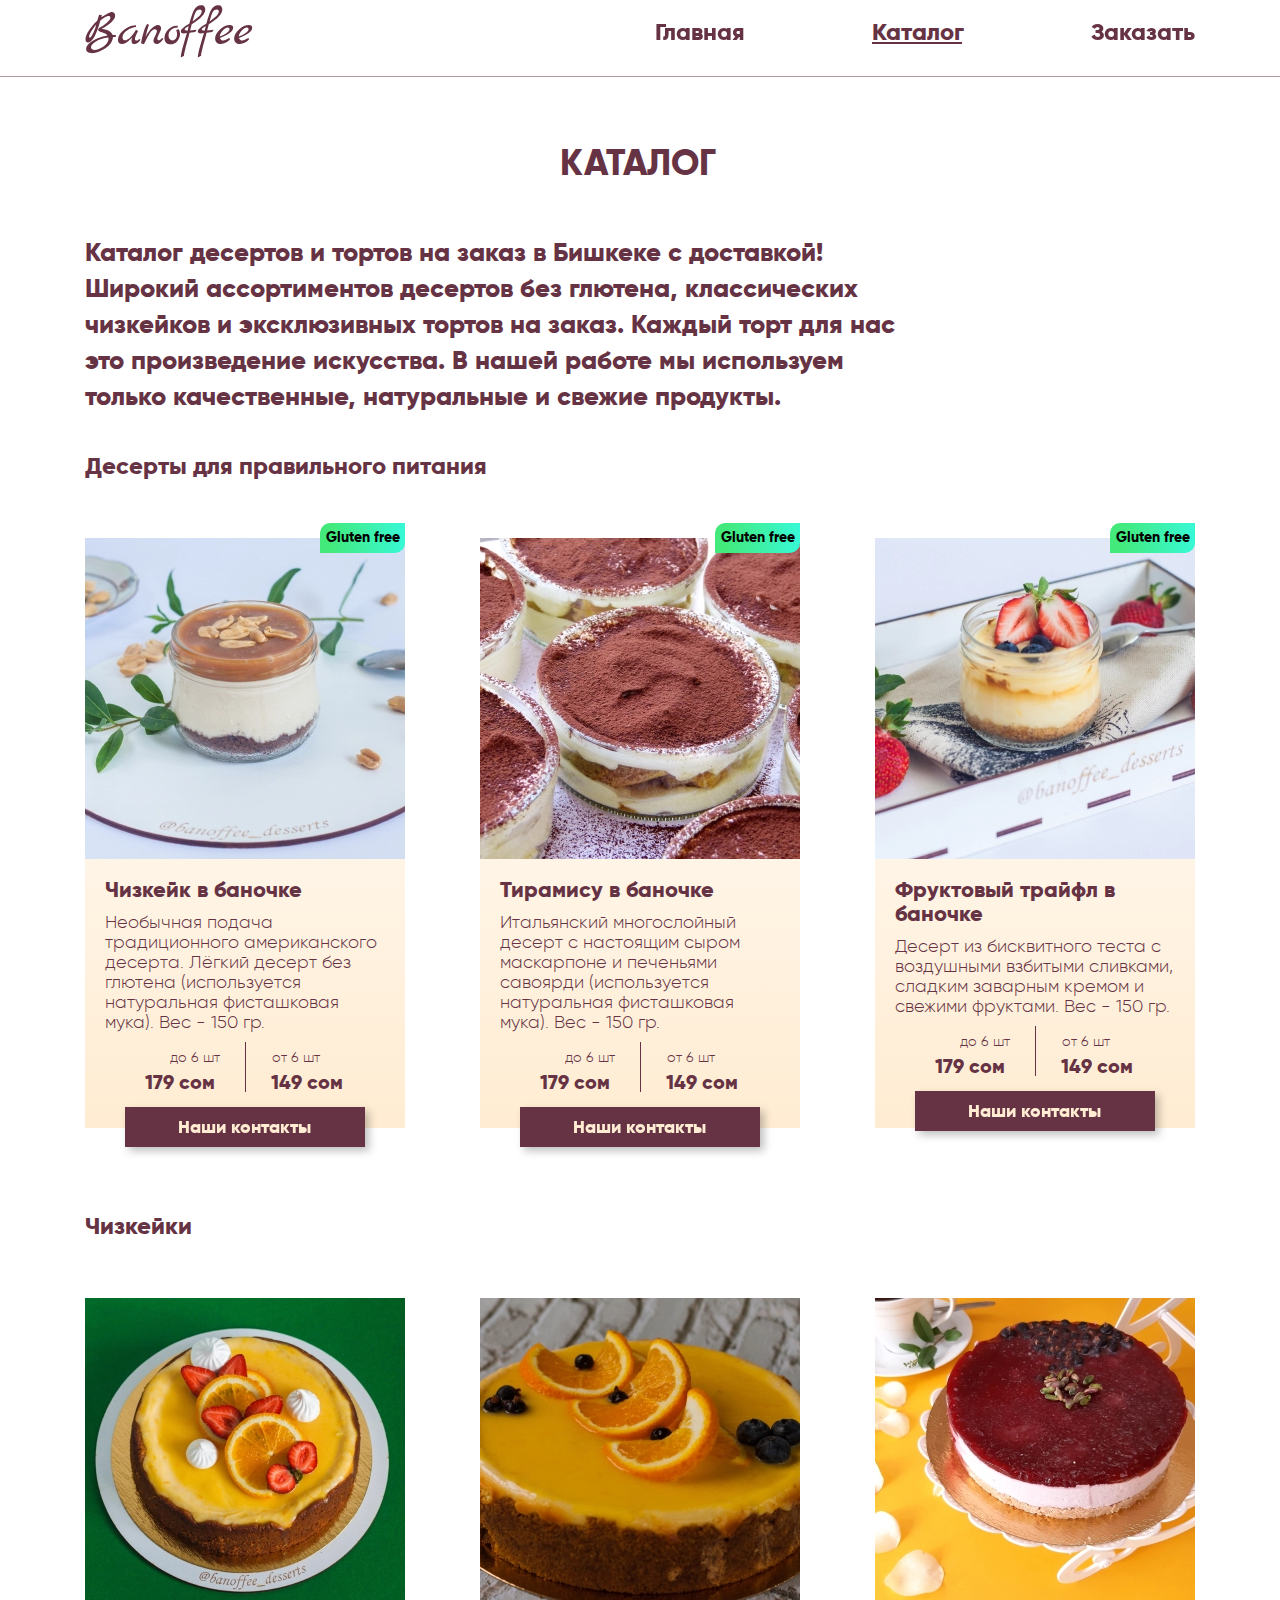
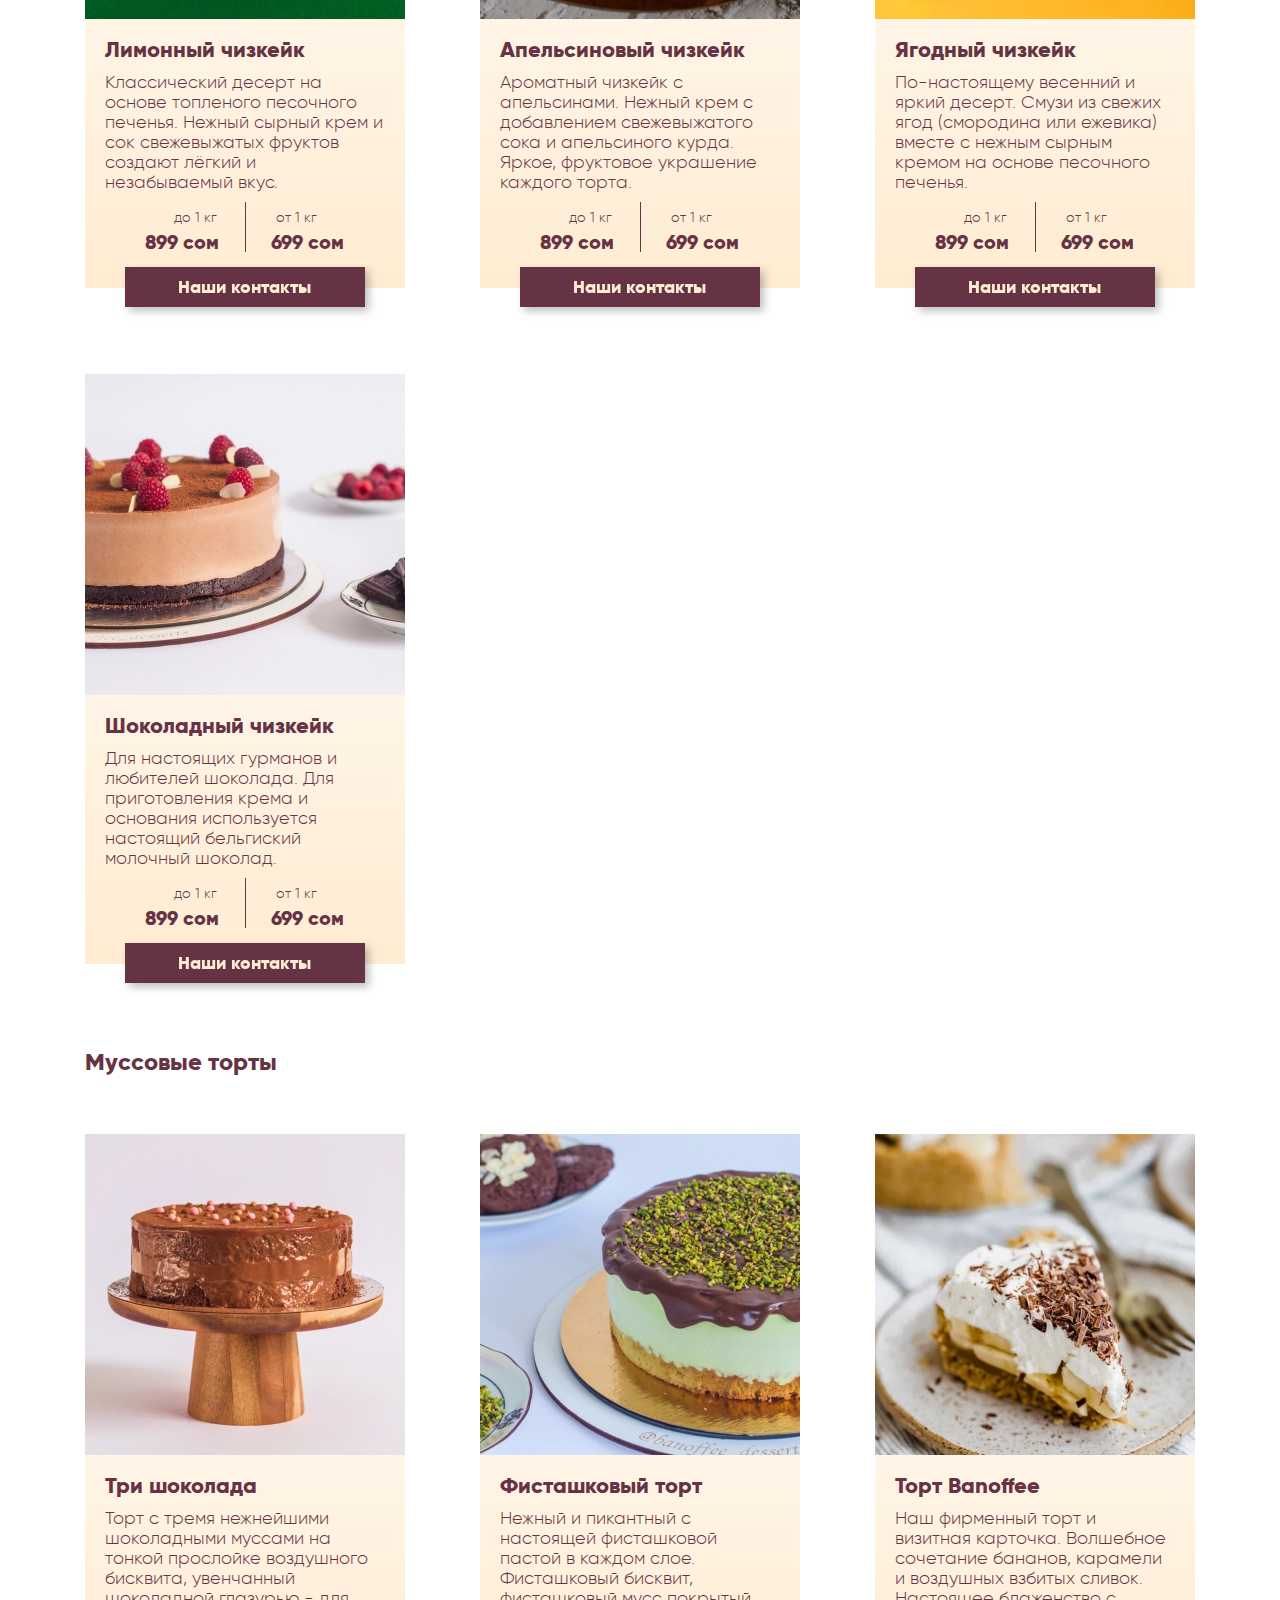
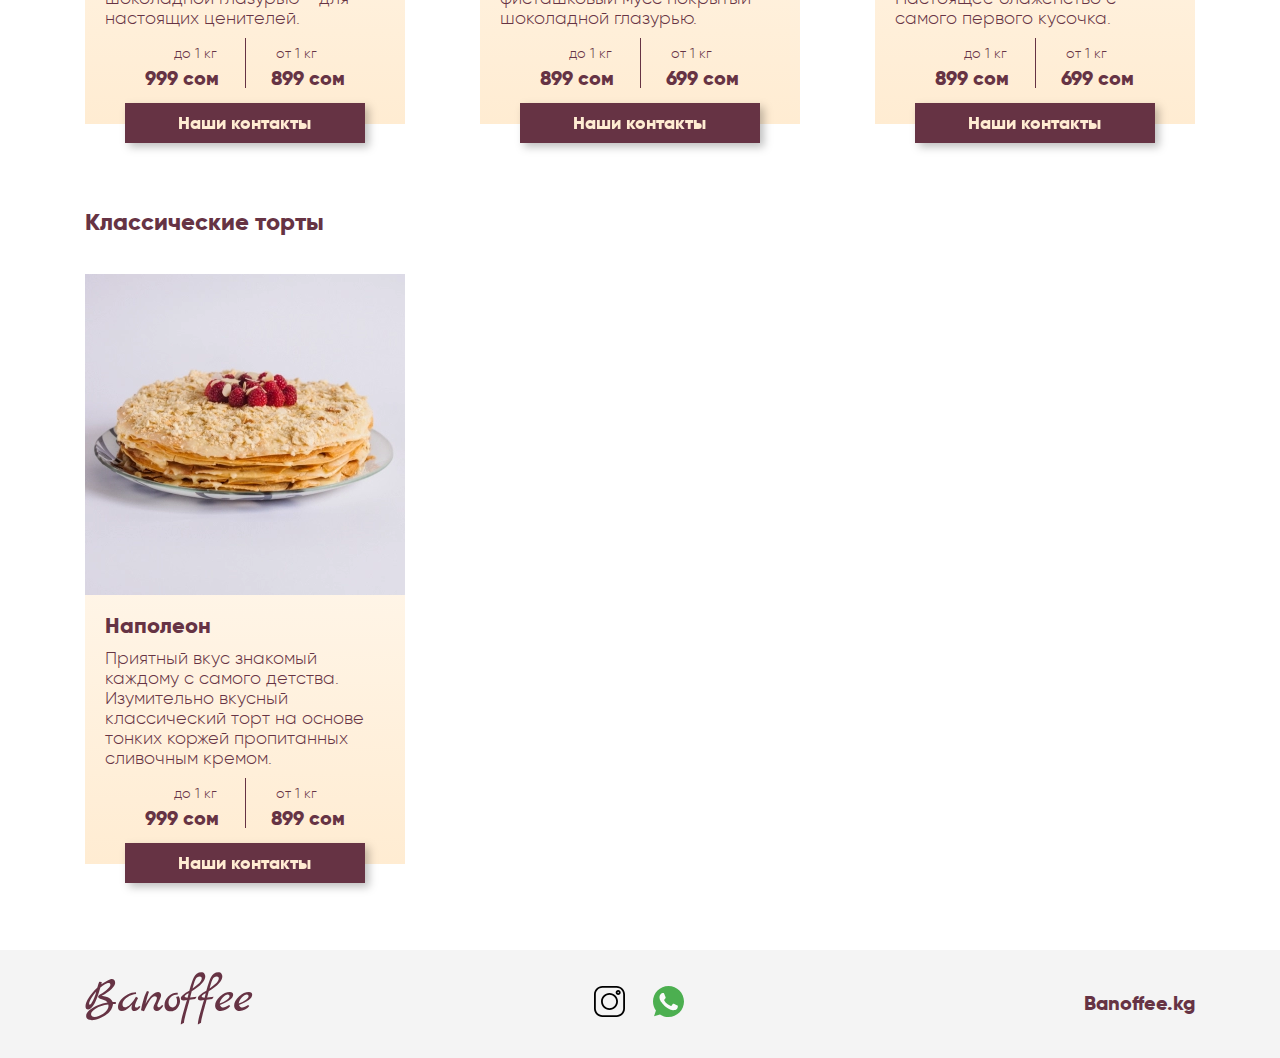
<file: catalog.html>
<!DOCTYPE html>
<html lang="ru">
<head>
  <meta charset="UTF-8">
  <title>Каталог тортов на заказ в Бишкеке</title>
  <meta name="description"
        content="Каталог десертов и тортов на заказ в Бишкеке. Десерты для правильного питания без глютена в ассортименте. Большой выбор сладких подарков для любого праздника: торты и десерты на день рождения. Десерты в баночках, чизкейки, муссовые торты, классические торты в Бишкеке. Изготавливаем персональные торты на заказ на день рождения или свадьбу.">
  <meta name=”robots” content="index, follow">

  <meta name="viewport" content="width=device-width,initial-scale=1">
  <meta name="format-detection" content="telephone=no">
  <!--[if lt IE 9]>
  <script src="//cdnjs.cloudflare.com/ajax/libs/html5shiv/r29/html5.min.js"></script>
  <![endif]-->
  <link rel="preload" as="font" href="fonts/Gilroylight.woff2" type="font/woff2" crossorigin="anonymous">
  <link rel="preload" as="font" href="fonts/Gilroyextrabold.woff2" type="font/woff2" crossorigin="anonymous">

  <link rel="stylesheet" href="css/catalog-min.css">

  <link rel="apple-touch-icon" sizes="180x180" href="apple-touch-icon.png">
  <link rel="icon" type="image/png" sizes="32x32" href="favicon-32x32.png">
  <link rel="icon" type="image/png" sizes="16x16" href="favicon-16x16.png">
</head>
<body>

<header class="page-header">
  <div class="page-header__wrapper">
    <a href="index.html" class="page-header__logo"><svg width="168" height="53" viewBox="0 0 168 53" fill="none"
                                               xmlns="http://www.w3.org/2000/svg">
      <path d="M30.85 29.95L30.8 31.9L28.05 32C27.65 34.3333 27 36.2167 26.1 37.65C25.2333 39.0833 23.7667 40.6333 21.7 42.3C19.6333 43.9667 17.15 45.35 14.25 46.45C11.3833 47.5833 8.98333 48.15 7.05 48.15C5.11667 48.15 3.65 47.75 2.65 46.95C1.65 46.1833 1.15 45.1667 1.15 43.9C1.15 41.9667 2.28333 40.0333 4.55 38.1C6.85 36.1333 9.61667 34.5 12.85 33.2C16.1167 31.8667 19.35 30.9667 22.55 30.5C22.05 29.6667 21.2833 28.9833 20.25 28.45C19.25 27.9167 17.5333 27.3167 15.1 26.65C13.7667 26.2833 13.1 25.6833 13.1 24.85C13.1 24.35 13.3 23.9 13.7 23.5C14.1333 23.0667 14.8333 22.5667 15.8 22C16.8 21.4 17.7333 20.8 18.6 20.2C19.5 19.5667 20.4833 18.8167 21.55 17.95C22.65 17.0833 23.5667 16.1833 24.3 15.25C25.0333 14.3167 25.4 13.5 25.4 12.8C25.4 11.6333 24.8167 11.05 23.65 11.05C22.75 11.05 21.5167 11.4833 19.95 12.35C18.4167 13.1833 16.9 14.2667 15.4 15.6L13.25 22.4C11.75 27.1667 10.0833 30.8667 8.25 33.5C6.45 36.1333 4.73333 37.45 3.1 37.45C1.36667 37.45 0.5 36.3833 0.5 34.25C0.5 32.1167 1.53333 29.4 3.6 26.1C5.66667 22.7667 8.53333 19.35 12.2 15.85C12.2 15.8167 12.2833 15.5167 12.45 14.95C12.65 14.35 12.8333 13.75 13 13.15C13.5667 11.35 14 10.2 14.3 9.7L16.75 10.1C16.75 10.7333 16.6167 11.4833 16.35 12.35C18.2167 10.95 20.1833 9.73333 22.25 8.7C24.35 7.63333 25.8833 7.1 26.85 7.1C27.85 7.1 28.65 7.41667 29.25 8.05C29.85 8.65 30.15 9.55 30.15 10.75C30.15 11.9167 29.5833 13.2667 28.45 14.8C27.35 16.3333 25.9667 17.7167 24.3 18.95C21.2667 21.2167 18.6833 22.85 16.55 23.85C20.0167 24.3833 22.55 25.1 24.15 26C25.75 26.8667 26.9167 28.1833 27.65 29.95H30.85ZM6.55 31.1C8.88333 27.3333 10.4333 23.4667 11.2 19.5C9.4 21.4667 7.76667 23.7167 6.3 26.25C4.83333 28.7833 4.1 30.6167 4.1 31.75C4.1 32.45 4.33333 32.8 4.8 32.8C5.3 32.8 5.88333 32.2333 6.55 31.1ZM18.15 41.8C19.7833 40.7 21.0833 39.4667 22.05 38.1C23.0167 36.7333 23.5 35.45 23.5 34.25C23.5 33.6833 23.4167 33.1167 23.25 32.55C18.25 33.15 14.1333 34.4667 10.9 36.5C7.66667 38.5 6.05 40.4167 6.05 42.25C6.05 43.05 6.36667 43.6833 7 44.15C7.63333 44.65 8.5 44.9 9.6 44.9C12.3 44.9 15.15 43.8667 18.15 41.8ZM54.2996 33.95L55.4496 34.8C54.9829 35.8 54.1163 36.75 52.8496 37.65C51.6163 38.55 50.4829 39 49.4496 39C47.4829 39 46.4996 37.9667 46.4996 35.9C46.4996 34.9333 46.7496 33.7833 47.2496 32.45L45.3996 34.35C43.5996 36.1833 42.0329 37.4167 40.6996 38.05C39.3996 38.6833 38.1163 39 36.8496 39C35.5829 39 34.6163 38.65 33.9496 37.95C33.3163 37.2167 32.9996 36.2167 32.9996 34.95C32.9996 32.6167 33.8996 30.3167 35.6996 28.05C37.4996 25.75 39.7996 23.8833 42.5996 22.45C45.3996 21.0167 48.1996 20.2833 50.9996 20.25L51.0996 21.9L48.9996 22.35C45.9663 23.0167 43.2829 24.35 40.9496 26.35C38.6496 28.35 37.4996 30.35 37.4996 32.35C37.4996 34.3167 38.2996 35.3 39.8996 35.3C41.3996 35.3 43.2496 34.25 45.4496 32.15C47.6496 30.05 49.4829 27.5833 50.9496 24.75L53.0496 26C50.9829 30.1667 49.9496 32.8167 49.9496 33.95C49.9496 34.4167 50.0996 34.8167 50.3996 35.15C50.7329 35.45 51.0496 35.6 51.3496 35.6C51.6829 35.6 51.8996 35.5833 51.9996 35.55C52.0996 35.5167 52.1996 35.4833 52.2996 35.45C52.3996 35.3833 52.5163 35.3 52.6496 35.2C52.8163 35.1 52.9496 35 53.0496 34.9C53.1829 34.8 53.3829 34.65 53.6496 34.45C53.9163 34.25 54.1329 34.0833 54.2996 33.95ZM77.2371 32.95L78.2871 33.75C77.5538 35.2167 76.5371 36.45 75.2371 37.45C73.9704 38.45 72.8204 38.95 71.7871 38.95C70.7538 38.95 69.9371 38.65 69.3371 38.05C68.7371 37.45 68.4371 36.7 68.4371 35.8C68.4371 34.9 69.0038 33.3333 70.1371 31.1C71.3038 28.8333 71.8871 27.1667 71.8871 26.1C71.8871 25.6333 71.6871 25.2167 71.2871 24.85C70.9204 24.45 70.4704 24.25 69.9371 24.25C68.2371 24.25 66.5204 25.55 64.7871 28.15C63.0538 30.7167 61.1204 34.4333 58.9871 39.3L55.9871 38.25C56.6204 34.3833 57.5204 30.6167 58.6871 26.95C59.8871 23.25 60.9871 20.6 61.9871 19L64.0371 19.65C63.1038 22.0167 61.9204 26.1 60.4871 31.9C65.0871 24.0333 69.3204 20.1 73.1871 20.1C74.0204 20.1 74.7038 20.3833 75.2371 20.95C75.8038 21.5167 76.0871 22.1833 76.0871 22.95C76.0871 23.7167 75.9871 24.4167 75.7871 25.05C75.5871 25.65 74.9538 27.0833 73.8871 29.35C72.8538 31.5833 72.3371 32.9833 72.3371 33.55C72.3371 34.1167 72.5038 34.5667 72.8371 34.9C73.1704 35.2 73.4871 35.35 73.7871 35.35C74.0871 35.35 74.3371 35.3 74.5371 35.2C74.7371 35.1 74.9538 34.95 75.1871 34.75C75.4538 34.55 75.6871 34.3667 75.8871 34.2C76.0871 34.0333 76.3204 33.8167 76.5871 33.55C76.8871 33.25 77.1038 33.05 77.2371 32.95ZM93.7305 24.15C94.5971 25.5833 95.0305 27.1667 95.0305 28.9C95.0305 31.6 94.0971 34.0167 92.2305 36.15C90.3638 38.25 88.1638 39.3 85.6305 39.3C83.6971 39.3 82.1805 38.75 81.0805 37.65C80.0138 36.5167 79.4805 34.9667 79.4805 33C79.4805 29.8333 80.7138 27 83.1805 24.5C85.6471 21.9667 88.4138 20.7 91.4805 20.7C92.0471 20.7 92.4471 20.7167 92.6805 20.75L92.8305 22.4C90.1638 22.4 87.9471 23.1667 86.1805 24.7C84.4138 26.2333 83.5305 28.2 83.5305 30.6C83.5305 32.0333 83.8805 33.2 84.5805 34.1C85.2805 34.9667 86.2971 35.4 87.6305 35.4C88.9971 35.4 90.0805 34.8 90.8805 33.6C91.6805 32.4 92.0805 31 92.0805 29.4C92.0805 27.7667 91.7638 26.2833 91.1305 24.95L93.7305 24.15ZM106.733 19.35L105.133 25.4L111.633 24.65L110.183 27L104.583 27.75C104.15 29.55 103.417 32.2667 102.383 35.9C100.15 43.7667 99.0332 48.75 99.0332 50.85L95.8332 52.5C95.8332 49.6333 97.0665 44.1 99.5332 35.9C100.8 31.8 101.583 29.1667 101.883 28C100.717 28.3 99.6499 28.45 98.6832 28.45C96.7832 28.45 95.8332 27.7 95.8332 26.2C95.8332 25.3667 96.4665 24.3667 97.7332 23.2C99.5665 21.5 101.75 20 104.283 18.7C106.25 12 107.667 7.8 108.533 6.1C109.7 3.8 110.767 2.33333 111.733 1.7C113.167 0.799997 114.65 0.349997 116.183 0.349997C117.717 0.349997 118.8 0.783331 119.433 1.65C120.067 2.51667 120.35 3.53333 120.283 4.7C120.117 8.9 115.6 13.7833 106.733 19.35ZM114.733 4.6C112.867 4.6 111.483 5.5 110.583 7.3C109.883 8.7 109.267 10.3833 108.733 12.35C108.2 14.3167 107.817 15.6667 107.583 16.4C109.417 15.2667 111.383 13.7333 113.483 11.8C115.583 9.86666 116.667 8.18333 116.733 6.75C116.8 5.31667 116.133 4.6 114.733 4.6ZM102.583 25.65L103.683 21.25C102.417 21.7833 101.417 22.3333 100.683 22.9C99.9832 23.4667 99.6332 23.95 99.6332 24.35C99.6332 25.2167 100.617 25.65 102.583 25.65ZM123.774 19.35L122.174 25.4L128.674 24.65L127.224 27L121.624 27.75C121.191 29.55 120.458 32.2667 119.424 35.9C117.191 43.7667 116.074 48.75 116.074 50.85L112.874 52.5C112.874 49.6333 114.108 44.1 116.574 35.9C117.841 31.8 118.624 29.1667 118.924 28C117.758 28.3 116.691 28.45 115.724 28.45C113.824 28.45 112.874 27.7 112.874 26.2C112.874 25.3667 113.508 24.3667 114.774 23.2C116.608 21.5 118.791 20 121.324 18.7C123.291 12 124.708 7.8 125.574 6.1C126.741 3.8 127.808 2.33333 128.774 1.7C130.208 0.799997 131.691 0.349997 133.224 0.349997C134.758 0.349997 135.841 0.783331 136.474 1.65C137.108 2.51667 137.391 3.53333 137.324 4.7C137.158 8.9 132.641 13.7833 123.774 19.35ZM131.774 4.6C129.908 4.6 128.524 5.5 127.624 7.3C126.924 8.7 126.308 10.3833 125.774 12.35C125.241 14.3167 124.858 15.6667 124.624 16.4C126.458 15.2667 128.424 13.7333 130.524 11.8C132.624 9.86666 133.708 8.18333 133.774 6.75C133.841 5.31667 133.174 4.6 131.774 4.6ZM119.624 25.65L120.724 21.25C119.458 21.7833 118.458 22.3333 117.724 22.9C117.024 23.4667 116.674 23.95 116.674 24.35C116.674 25.2167 117.658 25.65 119.624 25.65ZM144.115 33.1L145.265 34C144.232 35.4333 142.815 36.6333 141.015 37.6C139.215 38.5333 137.465 39 135.765 39C134.065 39 132.699 38.5 131.665 37.5C130.632 36.5 130.115 35.1833 130.115 33.55C130.115 30.4833 131.732 27.4667 134.965 24.5C138.232 21.5333 141.532 20.05 144.865 20.05C147.065 20.05 148.165 20.9167 148.165 22.65C148.165 24.45 146.999 26.2667 144.665 28.1C142.365 29.9333 139.115 31.6 134.915 33.1C135.215 33.8667 135.682 34.4667 136.315 34.9C136.949 35.3333 137.599 35.55 138.265 35.55C139.699 35.55 141.649 34.7333 144.115 33.1ZM134.665 31.6C137.365 30.6667 139.682 29.5 141.615 28.1C143.549 26.7 144.515 25.4167 144.515 24.25C144.515 23.8167 144.349 23.4333 144.015 23.1C143.682 22.7667 143.299 22.6 142.865 22.6C141.299 22.6 139.599 23.5833 137.765 25.55C135.965 27.4833 134.932 29.5 134.665 31.6ZM163.158 33.1L164.308 34C163.275 35.4333 161.858 36.6333 160.058 37.6C158.258 38.5333 156.508 39 154.808 39C153.108 39 151.742 38.5 150.708 37.5C149.675 36.5 149.158 35.1833 149.158 33.55C149.158 30.4833 150.775 27.4667 154.008 24.5C157.275 21.5333 160.575 20.05 163.908 20.05C166.108 20.05 167.208 20.9167 167.208 22.65C167.208 24.45 166.042 26.2667 163.708 28.1C161.408 29.9333 158.158 31.6 153.958 33.1C154.258 33.8667 154.725 34.4667 155.358 34.9C155.992 35.3333 156.642 35.55 157.308 35.55C158.742 35.55 160.692 34.7333 163.158 33.1ZM153.708 31.6C156.408 30.6667 158.725 29.5 160.658 28.1C162.592 26.7 163.558 25.4167 163.558 24.25C163.558 23.8167 163.392 23.4333 163.058 23.1C162.725 22.7667 162.342 22.6 161.908 22.6C160.342 22.6 158.642 23.5833 156.808 25.55C155.008 27.4833 153.975 29.5 153.708 31.6Z" fill="#663344"/>
    </svg>
    </a>
    <nav class="main-nav main-nav--closed main-nav--nojs">
      <button class="main-nav__toggle" type="button"><span class="visually-hidden">Открыть меню</span></button>
      <div class="main-nav__wrapper">
        <ul class="main-nav__list site-list">
          <li class="site-list__item hvr-underline-from-center">
            <a href="index.html">Главная</a>
          </li>
          <li class="site-list__item site-list__item--active">
            <a>Каталог</a>
          </li>
          <li class="site-list__item hvr-underline-from-center">
            <a href="contact.html">Заказать</a>
          </li>
        </ul>
      </div>

    </nav>
  </div>
</header>

<main>
  <h1 class="visually-hidden">Каталог тортов на заказ в Бишкеке с доставкой, кондитерский магазин «Banoffee»</h1>

  <section class="catalog-intro">
    <div class="catalog-intro__wrapper">
      <h2 class="catalog-intro__heading">Каталог</h2>
      <p class="catalog-intro__description">Каталог десертов и тортов на заказ в Бишкеке с доставкой! Широкий ассортиментов десертов без глютена, классических чизкейков и эксклюзивных тортов на заказ. Каждый торт для нас это произведение искусства. В нашей работе мы используем только качественные, натуральные и свежие продукты.</p>
    </div>
  </section>

  <div class="catalog-list">
    <div class="catalog-list__wrapper">

      <section class="catalog-block">
        <h3 class="catalog-block__heading" id="jars">Десерты для правильного питания</h3>
        <div class="catalog-block__wrapper">
          <article class="catalog-item catalog-item--pp" itemscope itemtype="http://schema.org/Product">
            <div class="catalog-item__bg"></div>
            <picture>
              <source type="image/webp"
                      srcset="img/catalog/card-pp-mobile.webp 1x, img/catalog/card-pp-mobile@2x.webp 2x">
              <img src="img/catalog/card-pp-mobile.jpg"
                   srcset="img/catalog/card-pp-mobile@2x.jpg 2x"
                   alt="Чизкейк в баночке для правильного питания на заказ в Бишкеке" class="catalog-item__img" itemprop="image">
            </picture>
            <h3 class="catalog-item__heading" itemprop="name">Чизкейк в баночке <em class="visually-hidden">на заказ в
              Бишкеке</em></h3>
            <p class="catalog-item__description" itemprop="description">Необычная подача традиционного американского десерта. Лёгкий десерт без
              глютена (используется натуральная фисташковая мука). Вес - <span itemprop="weight">150 гр.</span></p>
            <table class="catalog-item__table" itemprop="offers" itemscope itemtype="https://schema.org/AggregateOffer">
              <thead>
              <tr>
                <th>до 6 шт</th>
                <th>от 6 шт</th>
              </tr>
              </thead>
              <tbody>
              <tr>
                <td><span itemprop="lowPrice">179 </span><span itemprop="priceCurrency">сом</span></td>
                <td><span itemprop="highPrice">149 </span><span itemprop="priceCurrency">сом</span></td>
              </tr>
              </tbody>
            </table>

            <a href="contact.html" class="btn btn--catalog hvr-fade">Наши контакты</a>
          </article>

          <article class="catalog-item catalog-item--pp" itemscope itemtype="http://schema.org/Product">
            <div class="catalog-item__bg"></div>
            <picture>
              <source type="image/webp"
                      srcset="img/catalog/card-tiramisu-mobile.webp 1x, img/catalog/card-tiramisu-mobile@2x.webp 2x">
              <img src="img/catalog/card-tiramisu-mobile.jpg"
                   srcset="img/catalog/card-tiramisu-mobile@2x.jpg 2x"
                   alt="Тирамису в баночке на заказ в Бишкеке" class="catalog-item__img" itemprop="image">
            </picture>
            <h3 class="catalog-item__heading" itemprop="name">Тирамису в баночке <em class="visually-hidden">на заказ в
              Бишкеке</em></h3>
            <p class="catalog-item__description" itemprop="description">Итальянский многослойный десерт с настоящим сыром маскарпоне и
              печеньями савоярди (используется натуральная фисташковая мука). Вес - <span itemprop="weight">150 гр.</span></p>
            <table class="catalog-item__table" itemprop="offers" itemscope itemtype="https://schema.org/AggregateOffer">
              <thead>
              <tr>
                <th>до 6 шт</th>
                <th>от 6 шт</th>
              </tr>
              </thead>
              <tbody>
              <tr>
                <td><span itemprop="lowPrice">179 </span><span itemprop="priceCurrency">сом</span></td>
                <td><span itemprop="highPrice">149 </span><span itemprop="priceCurrency">сом</span></td>
              </tr>
              </tbody>
            </table>

            <a href="contact.html" class="btn btn--catalog hvr-fade">Наши контакты</a>
          </article>

          <article class="catalog-item catalog-item--pp" itemscope itemtype="http://schema.org/Product">
            <div class="catalog-item__bg"></div>
            <picture>
              <source type="image/webp"
                      srcset="img/catalog/card-trifle-mobile.webp 1x, img/catalog/card-trifle-mobile@2x.webp 2x">
              <img src="img/catalog/card-trifle-mobile.jpg"
                   srcset="img/catalog/card-trifle-mobile@2x.jpg 2x"
                   alt="Фруктовый трайфл в баночке на заказ в Бишкеке" class="catalog-item__img" itemprop="image">
            </picture>
            <h3 class="catalog-item__heading" itemprop="name">Фруктовый трайфл в баночке <em class="visually-hidden">на
              заказ в
              Бишкеке</em></h3>
            <p class="catalog-item__description" itemprop="description">Десерт из бисквитного теста с воздушными взбитыми сливками, сладким
              заварным кремом и свежими фруктами. Вес - <span itemprop="weight">150 гр.</span></p>
            <table class="catalog-item__table" itemprop="offers" itemscope itemtype="https://schema.org/AggregateOffer">
              <thead>
              <tr>
                <th>до 6 шт</th>
                <th>от 6 шт</th>
              </tr>
              </thead>
              <tbody>
              <tr>
                <td><span itemprop="highPrice">179 </span><span itemprop="priceCurrency">сом</span></td>
                <td><span itemprop="lowPrice">149 </span><span itemprop="priceCurrency">сом</span></td>
              </tr>
              </tbody>
            </table>

            <a href="contact.html" class="btn btn--catalog hvr-fade">Наши контакты</a>
          </article>
        </div>
      </section>

      <section class="catalog-block">
        <h3 class="catalog-block__heading" id="cheesecakes">Чизкейки</h3>
        <div class="catalog-block__wrapper">
          <article class="catalog-item" itemscope itemtype="http://schema.org/Product">
            <div class="catalog-item__bg"></div>
            <picture>
              <source type="image/webp"
                      srcset="img/catalog/card-lemon-mobile.webp 1x, img/catalog/card-lemon-mobile@2x.webp 2x">
              <img src="img/catalog/card-lemon-mobile.jpg"
                   srcset="img/catalog/card-lemon-mobile@2x.jpg 2x"
                   alt="Лимонный чизкейк на заказ в Бишкеке" class="catalog-item__img" itemprop="image">
            </picture>
            <h3 class="catalog-item__heading" itemprop="name">Лимонный чизкейк <em class="visually-hidden">на заказ в
              Бишкеке</em></h3>
            <p class="catalog-item__description" itemprop="description">Классический десерт на основе топленого песочного
              печенья. Нежный сырный
              крем и
              сок свежевыжатых фруктов создают лёгкий и незабываемый вкус. </p>
            <table class="catalog-item__table" itemprop="offers" itemscope itemtype="https://schema.org/AggregateOffer">
              <thead>
              <tr>
                <th>до 1 кг</th>
                <th>от 1 кг</th>
              </tr>
              </thead>
              <tbody>
              <tr>
                <td><span itemprop="highPrice">899 </span><span itemprop="priceCurrency">сом</span></td>
                <td><span itemprop="lowPrice">699 </span><span itemprop="priceCurrency">сом</span></td>
              </tr>
              </tbody>
            </table>

            <a href="contact.html" class="btn btn--catalog hvr-fade">Наши контакты</a>
          </article>

          <article class="catalog-item" itemscope itemtype="http://schema.org/Product">
            <div class="catalog-item__bg"></div>
            <picture>
              <source type="image/webp"
                      srcset="img/catalog/card-orange-mobile.webp 1x, img/catalog/card-orange-mobile@2x.webp 2x">
              <img src="img/catalog/card-orange-mobile.jpg"
                   srcset="img/catalog/card-orange-mobile@2x.jpg 2x"
                   alt="Апельсиновый чизкейк на заказ в Бишкеке" class="catalog-item__img" itemprop="image">
            </picture>
            <h3 class="catalog-item__heading" itemprop="name">Апельсиновый чизкейк <em class="visually-hidden">на заказ в
              Бишкеке</em></h3>
            <p class="catalog-item__description" itemprop="description">Ароматный чизкейк с апельсинами. Нежный крем с добавлением свежевыжатого
              сока и апельсиного курда. Яркое,
              фруктовое украшение каждого торта. </p>
            <table class="catalog-item__table" itemprop="offers" itemscope itemtype="https://schema.org/AggregateOffer">
              <thead>
              <tr>
                <th>до 1 кг</th>
                <th>от 1 кг</th>
              </tr>
              </thead>
              <tbody>
              <tr>
                <td><span itemprop="highPrice">899 </span><span itemprop="priceCurrency">сом</span></td>
                <td><span itemprop="highPrice">699 </span><span itemprop="priceCurrency">сом</span></td>
              </tr>
              </tbody>
            </table>

            <a href="contact.html" class="btn btn--catalog hvr-fade">Наши контакты</a>
          </article>

          <article class="catalog-item" itemscope itemtype="http://schema.org/Product">
            <div class="catalog-item__bg"></div>
            <picture>
              <source type="image/webp"
                      srcset="img/catalog/card-berry-mobile.webp 1x, img/catalog/card-berry-mobile@2x.webp 2x">
              <img src="img/catalog/card-berry-mobile.jpg"
                   srcset="img/catalog/card-berry-mobile@2x.jpg 2x"
                   alt="Ягодный чизкейк на заказ в Бишкеке" class="catalog-item__img" itemprop="image">
            </picture>
            <h3 class="catalog-item__heading" itemprop="name">Ягодный чизкейк <em class="visually-hidden">на заказ в
              Бишкеке</em></h3>
            <p class="catalog-item__description" itemprop="description">По-настоящему весенний и яркий десерт. Смузи из свежих ягод (смородина
              или ежевика) вместе с нежным сырным кремом на основе песочного печенья.</p>
            <table class="catalog-item__table" itemprop="offers" itemscope itemtype="https://schema.org/AggregateOffer">
              <thead>
              <tr>
                <th>до 1 кг</th>
                <th>от 1 кг</th>
              </tr>
              </thead>
              <tbody>
              <tr>
                <td><span itemprop="highPrice">899 </span><span itemprop="priceCurrency">сом</span></td>
                <td><span itemprop="highPrice">699 </span><span itemprop="priceCurrency">сом</span></td>
              </tr>
              </tbody>
            </table>

            <a href="contact.html" class="btn btn--catalog hvr-fade">Наши контакты</a>
          </article>

          <article class="catalog-item" itemscope itemtype="http://schema.org/Product">
            <div class="catalog-item__bg"></div>
            <picture>
              <source type="image/webp"
                      srcset="img/catalog/card-choc-mobile.webp 1x, img/catalog/card-choc-mobile@2x.webp 2x">
              <img src="img/catalog/card-choc-mobile.jpg"
                   srcset="img/catalog/card-choc-mobile@2x.jpg 2x"
                   alt="Шоколадный чизкейк на заказ в Бишкеке" class="catalog-item__img" itemprop="image">
            </picture>
            <h3 class="catalog-item__heading" itemprop="name">Шоколадный чизкейк <em class="visually-hidden">на заказ в Бишкеке</em></h3>
            <p class="catalog-item__description" itemprop="description">Для настоящих гурманов и любителей шоколада. Для приготовления крема и
              основания
              используется настоящий бельгиский молочный шоколад.</p>
            <table class="catalog-item__table" itemprop="offers" itemscope itemtype="https://schema.org/AggregateOffer">
              <thead>
              <tr>
                <th>до 1 кг</th>
                <th>от 1 кг</th>
              </tr>
              </thead>
              <tbody>
              <tr>
                <td><span itemprop="highPrice">899 </span><span itemprop="priceCurrency">сом</span></td>
                <td><span itemprop="highPrice">699 </span><span itemprop="priceCurrency">сом</span></td>
              </tr>
              </tbody>
            </table>

            <a href="contact.html" class="btn btn--catalog hvr-fade">Наши контакты</a>
          </article>
        </div>
      </section>

      <section class="catalog-block">
        <h3 class="catalog-block__heading" id="muss">Муссовые торты</h3>
        <div class="catalog-block__wrapper">
          <article class="catalog-item" itemscope itemtype="http://schema.org/Product">
            <div class="catalog-item__bg"></div>
            <picture>
              <source type="image/webp"
                      srcset="img/catalog/card-three-mobile.webp 1x, img/catalog/card-three-mobile@2x.webp 2x">
              <img src="img/catalog/card-three-mobile.jpg"
                   srcset="img/catalog/card-three-mobile@2x.jpg 2x"
                   alt="Три шоколада на заказ в Бишкеке" class="catalog-item__img" itemprop="image">
            </picture>
            <h3 class="catalog-item__heading" itemprop="name">Три шоколада <em class="visually-hidden">на заказ в
              Бишкеке</em></h3>
            <p class="catalog-item__description" itemprop="description">Торт с тремя нежнейшими шоколадными муссами на тонкой прослойке
              воздушного бисквита, увенчанный шоколадной глазурью - для настоящих ценителей.</p>
            <table class="catalog-item__table" itemprop="offers" itemscope itemtype="https://schema.org/AggregateOffer">
              <thead>
              <tr>
                <th>до 1 кг</th>
                <th>от 1 кг</th>
              </tr>
              </thead>
              <tbody>
              <tr>
                <td><span itemprop="highPrice">999 </span><span itemprop="priceCurrency">сом</span></td>
                <td><span itemprop="highPrice">899 </span><span itemprop="priceCurrency">сом</span></td>
              </tr>
              </tbody>
            </table>

            <a href="contact.html" class="btn btn--catalog hvr-fade">Наши контакты</a>
          </article>

          <article class="catalog-item" itemscope itemtype="http://schema.org/Product">
            <div class="catalog-item__bg"></div>
            <picture>
              <source type="image/webp"
                      srcset="img/catalog/card-pist-mobile.webp 1x, img/catalog/card-pist-mobile@2x.webp 2x">
              <img src="img/catalog/card-pist-mobile.jpg"
                   srcset="img/catalog/card-pist-mobile@2x.jpg 2x"
                   alt="Фисташковый торт на заказ в Бишкеке" class="catalog-item__img" itemprop="image">
            </picture>
            <h3 class="catalog-item__heading" itemprop="name">Фисташковый торт <em class="visually-hidden">на заказ в
              Бишкеке</em></h3>
            <p class="catalog-item__description" itemprop="description">Нежный и пикантный с настоящей фисташковой пастой в каждом слое.
              Фисташковый бисквит, фисташковый мусс покрытый шоколадной глазурью.</p>
            <table class="catalog-item__table" itemprop="offers" itemscope itemtype="https://schema.org/AggregateOffer">
              <thead>
              <tr>
                <th>до 1 кг</th>
                <th>от 1 кг</th>
              </tr>
              </thead>
              <tbody>
              <tr>
                <td><span itemprop="highPrice">899 </span><span itemprop="priceCurrency">сом</span></td>
                <td><span itemprop="highPrice">699 </span><span itemprop="priceCurrency">сом</span></td>
              </tr>
              </tbody>
            </table>

            <a href="contact.html" class="btn btn--catalog hvr-fade">Наши контакты</a>
          </article>

          <article class="catalog-item" itemscope itemtype="http://schema.org/Product">
            <div class="catalog-item__bg"></div>
            <picture>
              <source type="image/webp"
                      srcset="img/catalog/card-banoffee-mobile.webp 1x, img/catalog/card-banoffee-mobile@2x.webp 2x">
              <img src="img/catalog/card-banoffee-mobile.jpg"
                   srcset="img/catalog/card-banoffee-mobile@2x.jpg 2x"
                   alt="Торт Banoffee на заказ в Бишкеке" class="catalog-item__img" itemprop="image">
            </picture>
            <h3 class="catalog-item__heading" itemprop="name">Торт Banoffee <em class="visually-hidden">на заказ в Бишкеке</em></h3>
            <p class="catalog-item__description" itemprop="description">Наш фирменный торт и визитная карточка. Волшебное сочетание
              бананов, карамели и
              воздушных
              взбитых сливок. Настоящее блаженство с самого первого кусочка.</p>
            <table class="catalog-item__table" itemprop="offers" itemscope itemtype="https://schema.org/AggregateOffer">
              <thead>
              <tr>
                <th>до 1 кг</th>
                <th>от 1 кг</th>
              </tr>
              </thead>
              <tbody>
              <tr>
                <td><span itemprop="highPrice">899 </span><span itemprop="priceCurrency">сом</span></td>
                <td><span itemprop="highPrice">699 </span><span itemprop="priceCurrency">сом</span></td>
              </tr>
              </tbody>
            </table>

            <a href="contact.html" class="btn btn--catalog hvr-fade">Наши контакты</a>
          </article>
        </div>
      </section>

      <section class="catalog-block">
        <h3 class="catalog-block__heading" id="classic">Классические торты</h3>
        <article class="catalog-item" itemscope itemtype="http://schema.org/Product">
          <div class="catalog-item__bg"></div>
          <picture>
            <source type="image/webp"
                    srcset="img/catalog/card-napoleon-mobile.webp 1x, img/catalog/card-napoleon-mobile@2x.webp 2x">
            <img src="img/catalog/card-napoleon-mobile.jpg"
                 srcset="img/catalog/card-napoleon-mobile@2x.jpg 2x"
                 alt="Наполеон на заказ в Бишкеке" class="catalog-item__img" itemprop="image">
          </picture>
          <h3 class="catalog-item__heading" itemprop="name">Наполеон <em class="visually-hidden">на заказ в Бишкеке</em></h3>
          <p class="catalog-item__description" itemprop="description">Приятный вкус знакомый каждому с самого детства. Изумительно вкусный
            классический торт на основе тонких коржей пропитанных сливочным кремом.</p>
          <table class="catalog-item__table" itemprop="offers" itemscope itemtype="https://schema.org/AggregateOffer">
            <thead>
            <tr>
              <th>до 1 кг</th>
              <th>от 1 кг</th>
            </tr>
            </thead>
            <tbody>
            <tr>
              <td><span itemprop="highPrice">999 </span><span itemprop="priceCurrency">сом</span></td>
              <td><span itemprop="lowPrice">899 </span><span itemprop="priceCurrency">сом</span></td>
            </tr>
            </tbody>
          </table>

          <a href="contact.html" class="btn btn--catalog hvr-fade">Наши контакты</a>
        </article>
      </section>
    </div>
  </div>
</main>

<footer class="page-footer">
  <div class="page-footer__wrapper">
    <a href="index.html" class="page-footer__logo"><svg width="168" height="53" viewBox="0 0 168 53" fill="none" xmlns="http://www.w3.org/2000/svg">
      <path d="M30.85 29.95L30.8 31.9L28.05 32C27.65 34.3333 27 36.2167 26.1 37.65C25.2333 39.0833 23.7667 40.6333 21.7 42.3C19.6333 43.9667 17.15 45.35 14.25 46.45C11.3833 47.5833 8.98333 48.15 7.05 48.15C5.11667 48.15 3.65 47.75 2.65 46.95C1.65 46.1833 1.15 45.1667 1.15 43.9C1.15 41.9667 2.28333 40.0333 4.55 38.1C6.85 36.1333 9.61667 34.5 12.85 33.2C16.1167 31.8667 19.35 30.9667 22.55 30.5C22.05 29.6667 21.2833 28.9833 20.25 28.45C19.25 27.9167 17.5333 27.3167 15.1 26.65C13.7667 26.2833 13.1 25.6833 13.1 24.85C13.1 24.35 13.3 23.9 13.7 23.5C14.1333 23.0667 14.8333 22.5667 15.8 22C16.8 21.4 17.7333 20.8 18.6 20.2C19.5 19.5667 20.4833 18.8167 21.55 17.95C22.65 17.0833 23.5667 16.1833 24.3 15.25C25.0333 14.3167 25.4 13.5 25.4 12.8C25.4 11.6333 24.8167 11.05 23.65 11.05C22.75 11.05 21.5167 11.4833 19.95 12.35C18.4167 13.1833 16.9 14.2667 15.4 15.6L13.25 22.4C11.75 27.1667 10.0833 30.8667 8.25 33.5C6.45 36.1333 4.73333 37.45 3.1 37.45C1.36667 37.45 0.5 36.3833 0.5 34.25C0.5 32.1167 1.53333 29.4 3.6 26.1C5.66667 22.7667 8.53333 19.35 12.2 15.85C12.2 15.8167 12.2833 15.5167 12.45 14.95C12.65 14.35 12.8333 13.75 13 13.15C13.5667 11.35 14 10.2 14.3 9.7L16.75 10.1C16.75 10.7333 16.6167 11.4833 16.35 12.35C18.2167 10.95 20.1833 9.73333 22.25 8.7C24.35 7.63333 25.8833 7.1 26.85 7.1C27.85 7.1 28.65 7.41667 29.25 8.05C29.85 8.65 30.15 9.55 30.15 10.75C30.15 11.9167 29.5833 13.2667 28.45 14.8C27.35 16.3333 25.9667 17.7167 24.3 18.95C21.2667 21.2167 18.6833 22.85 16.55 23.85C20.0167 24.3833 22.55 25.1 24.15 26C25.75 26.8667 26.9167 28.1833 27.65 29.95H30.85ZM6.55 31.1C8.88333 27.3333 10.4333 23.4667 11.2 19.5C9.4 21.4667 7.76667 23.7167 6.3 26.25C4.83333 28.7833 4.1 30.6167 4.1 31.75C4.1 32.45 4.33333 32.8 4.8 32.8C5.3 32.8 5.88333 32.2333 6.55 31.1ZM18.15 41.8C19.7833 40.7 21.0833 39.4667 22.05 38.1C23.0167 36.7333 23.5 35.45 23.5 34.25C23.5 33.6833 23.4167 33.1167 23.25 32.55C18.25 33.15 14.1333 34.4667 10.9 36.5C7.66667 38.5 6.05 40.4167 6.05 42.25C6.05 43.05 6.36667 43.6833 7 44.15C7.63333 44.65 8.5 44.9 9.6 44.9C12.3 44.9 15.15 43.8667 18.15 41.8ZM54.2996 33.95L55.4496 34.8C54.9829 35.8 54.1163 36.75 52.8496 37.65C51.6163 38.55 50.4829 39 49.4496 39C47.4829 39 46.4996 37.9667 46.4996 35.9C46.4996 34.9333 46.7496 33.7833 47.2496 32.45L45.3996 34.35C43.5996 36.1833 42.0329 37.4167 40.6996 38.05C39.3996 38.6833 38.1163 39 36.8496 39C35.5829 39 34.6163 38.65 33.9496 37.95C33.3163 37.2167 32.9996 36.2167 32.9996 34.95C32.9996 32.6167 33.8996 30.3167 35.6996 28.05C37.4996 25.75 39.7996 23.8833 42.5996 22.45C45.3996 21.0167 48.1996 20.2833 50.9996 20.25L51.0996 21.9L48.9996 22.35C45.9663 23.0167 43.2829 24.35 40.9496 26.35C38.6496 28.35 37.4996 30.35 37.4996 32.35C37.4996 34.3167 38.2996 35.3 39.8996 35.3C41.3996 35.3 43.2496 34.25 45.4496 32.15C47.6496 30.05 49.4829 27.5833 50.9496 24.75L53.0496 26C50.9829 30.1667 49.9496 32.8167 49.9496 33.95C49.9496 34.4167 50.0996 34.8167 50.3996 35.15C50.7329 35.45 51.0496 35.6 51.3496 35.6C51.6829 35.6 51.8996 35.5833 51.9996 35.55C52.0996 35.5167 52.1996 35.4833 52.2996 35.45C52.3996 35.3833 52.5163 35.3 52.6496 35.2C52.8163 35.1 52.9496 35 53.0496 34.9C53.1829 34.8 53.3829 34.65 53.6496 34.45C53.9163 34.25 54.1329 34.0833 54.2996 33.95ZM77.2371 32.95L78.2871 33.75C77.5538 35.2167 76.5371 36.45 75.2371 37.45C73.9704 38.45 72.8204 38.95 71.7871 38.95C70.7538 38.95 69.9371 38.65 69.3371 38.05C68.7371 37.45 68.4371 36.7 68.4371 35.8C68.4371 34.9 69.0038 33.3333 70.1371 31.1C71.3038 28.8333 71.8871 27.1667 71.8871 26.1C71.8871 25.6333 71.6871 25.2167 71.2871 24.85C70.9204 24.45 70.4704 24.25 69.9371 24.25C68.2371 24.25 66.5204 25.55 64.7871 28.15C63.0538 30.7167 61.1204 34.4333 58.9871 39.3L55.9871 38.25C56.6204 34.3833 57.5204 30.6167 58.6871 26.95C59.8871 23.25 60.9871 20.6 61.9871 19L64.0371 19.65C63.1038 22.0167 61.9204 26.1 60.4871 31.9C65.0871 24.0333 69.3204 20.1 73.1871 20.1C74.0204 20.1 74.7038 20.3833 75.2371 20.95C75.8038 21.5167 76.0871 22.1833 76.0871 22.95C76.0871 23.7167 75.9871 24.4167 75.7871 25.05C75.5871 25.65 74.9538 27.0833 73.8871 29.35C72.8538 31.5833 72.3371 32.9833 72.3371 33.55C72.3371 34.1167 72.5038 34.5667 72.8371 34.9C73.1704 35.2 73.4871 35.35 73.7871 35.35C74.0871 35.35 74.3371 35.3 74.5371 35.2C74.7371 35.1 74.9538 34.95 75.1871 34.75C75.4538 34.55 75.6871 34.3667 75.8871 34.2C76.0871 34.0333 76.3204 33.8167 76.5871 33.55C76.8871 33.25 77.1038 33.05 77.2371 32.95ZM93.7305 24.15C94.5971 25.5833 95.0305 27.1667 95.0305 28.9C95.0305 31.6 94.0971 34.0167 92.2305 36.15C90.3638 38.25 88.1638 39.3 85.6305 39.3C83.6971 39.3 82.1805 38.75 81.0805 37.65C80.0138 36.5167 79.4805 34.9667 79.4805 33C79.4805 29.8333 80.7138 27 83.1805 24.5C85.6471 21.9667 88.4138 20.7 91.4805 20.7C92.0471 20.7 92.4471 20.7167 92.6805 20.75L92.8305 22.4C90.1638 22.4 87.9471 23.1667 86.1805 24.7C84.4138 26.2333 83.5305 28.2 83.5305 30.6C83.5305 32.0333 83.8805 33.2 84.5805 34.1C85.2805 34.9667 86.2971 35.4 87.6305 35.4C88.9971 35.4 90.0805 34.8 90.8805 33.6C91.6805 32.4 92.0805 31 92.0805 29.4C92.0805 27.7667 91.7638 26.2833 91.1305 24.95L93.7305 24.15ZM106.733 19.35L105.133 25.4L111.633 24.65L110.183 27L104.583 27.75C104.15 29.55 103.417 32.2667 102.383 35.9C100.15 43.7667 99.0332 48.75 99.0332 50.85L95.8332 52.5C95.8332 49.6333 97.0665 44.1 99.5332 35.9C100.8 31.8 101.583 29.1667 101.883 28C100.717 28.3 99.6499 28.45 98.6832 28.45C96.7832 28.45 95.8332 27.7 95.8332 26.2C95.8332 25.3667 96.4665 24.3667 97.7332 23.2C99.5665 21.5 101.75 20 104.283 18.7C106.25 12 107.667 7.8 108.533 6.1C109.7 3.8 110.767 2.33333 111.733 1.7C113.167 0.799997 114.65 0.349997 116.183 0.349997C117.717 0.349997 118.8 0.783331 119.433 1.65C120.067 2.51667 120.35 3.53333 120.283 4.7C120.117 8.9 115.6 13.7833 106.733 19.35ZM114.733 4.6C112.867 4.6 111.483 5.5 110.583 7.3C109.883 8.7 109.267 10.3833 108.733 12.35C108.2 14.3167 107.817 15.6667 107.583 16.4C109.417 15.2667 111.383 13.7333 113.483 11.8C115.583 9.86666 116.667 8.18333 116.733 6.75C116.8 5.31667 116.133 4.6 114.733 4.6ZM102.583 25.65L103.683 21.25C102.417 21.7833 101.417 22.3333 100.683 22.9C99.9832 23.4667 99.6332 23.95 99.6332 24.35C99.6332 25.2167 100.617 25.65 102.583 25.65ZM123.774 19.35L122.174 25.4L128.674 24.65L127.224 27L121.624 27.75C121.191 29.55 120.458 32.2667 119.424 35.9C117.191 43.7667 116.074 48.75 116.074 50.85L112.874 52.5C112.874 49.6333 114.108 44.1 116.574 35.9C117.841 31.8 118.624 29.1667 118.924 28C117.758 28.3 116.691 28.45 115.724 28.45C113.824 28.45 112.874 27.7 112.874 26.2C112.874 25.3667 113.508 24.3667 114.774 23.2C116.608 21.5 118.791 20 121.324 18.7C123.291 12 124.708 7.8 125.574 6.1C126.741 3.8 127.808 2.33333 128.774 1.7C130.208 0.799997 131.691 0.349997 133.224 0.349997C134.758 0.349997 135.841 0.783331 136.474 1.65C137.108 2.51667 137.391 3.53333 137.324 4.7C137.158 8.9 132.641 13.7833 123.774 19.35ZM131.774 4.6C129.908 4.6 128.524 5.5 127.624 7.3C126.924 8.7 126.308 10.3833 125.774 12.35C125.241 14.3167 124.858 15.6667 124.624 16.4C126.458 15.2667 128.424 13.7333 130.524 11.8C132.624 9.86666 133.708 8.18333 133.774 6.75C133.841 5.31667 133.174 4.6 131.774 4.6ZM119.624 25.65L120.724 21.25C119.458 21.7833 118.458 22.3333 117.724 22.9C117.024 23.4667 116.674 23.95 116.674 24.35C116.674 25.2167 117.658 25.65 119.624 25.65ZM144.115 33.1L145.265 34C144.232 35.4333 142.815 36.6333 141.015 37.6C139.215 38.5333 137.465 39 135.765 39C134.065 39 132.699 38.5 131.665 37.5C130.632 36.5 130.115 35.1833 130.115 33.55C130.115 30.4833 131.732 27.4667 134.965 24.5C138.232 21.5333 141.532 20.05 144.865 20.05C147.065 20.05 148.165 20.9167 148.165 22.65C148.165 24.45 146.999 26.2667 144.665 28.1C142.365 29.9333 139.115 31.6 134.915 33.1C135.215 33.8667 135.682 34.4667 136.315 34.9C136.949 35.3333 137.599 35.55 138.265 35.55C139.699 35.55 141.649 34.7333 144.115 33.1ZM134.665 31.6C137.365 30.6667 139.682 29.5 141.615 28.1C143.549 26.7 144.515 25.4167 144.515 24.25C144.515 23.8167 144.349 23.4333 144.015 23.1C143.682 22.7667 143.299 22.6 142.865 22.6C141.299 22.6 139.599 23.5833 137.765 25.55C135.965 27.4833 134.932 29.5 134.665 31.6ZM163.158 33.1L164.308 34C163.275 35.4333 161.858 36.6333 160.058 37.6C158.258 38.5333 156.508 39 154.808 39C153.108 39 151.742 38.5 150.708 37.5C149.675 36.5 149.158 35.1833 149.158 33.55C149.158 30.4833 150.775 27.4667 154.008 24.5C157.275 21.5333 160.575 20.05 163.908 20.05C166.108 20.05 167.208 20.9167 167.208 22.65C167.208 24.45 166.042 26.2667 163.708 28.1C161.408 29.9333 158.158 31.6 153.958 33.1C154.258 33.8667 154.725 34.4667 155.358 34.9C155.992 35.3333 156.642 35.55 157.308 35.55C158.742 35.55 160.692 34.7333 163.158 33.1ZM153.708 31.6C156.408 30.6667 158.725 29.5 160.658 28.1C162.592 26.7 163.558 25.4167 163.558 24.25C163.558 23.8167 163.392 23.4333 163.058 23.1C162.725 22.7667 162.342 22.6 161.908 22.6C160.342 22.6 158.642 23.5833 156.808 25.55C155.008 27.4833 153.975 29.5 153.708 31.6Z" fill="#663344"/>
    </svg></a>
    <div class="footer-socials">
      <a href="https://www.instagram.com/banoffee_desserts/" class="insta"><svg width="31" height="31" viewBox="0 0 33 33" fill="none"
                                     xmlns="http://www.w3.org/2000/svg">
        <path
          d="M24.0672 0H8.93278C4.00716 0 0 4.00716 0 8.93278V24.0674C0 28.9928 4.00716 32.9999 8.93278 32.9999H24.0674C28.9928 32.9999 32.9999 28.9928 32.9999 24.0674V8.93278C32.9999 4.00716 28.9928 0 24.0672 0V0ZM31.0653 24.0674C31.0653 27.926 27.926 31.0653 24.0672 31.0653H8.93278C5.07391 31.0653 1.9346 27.926 1.9346 24.0674V8.93278C1.9346 5.07391 5.07391 1.9346 8.93278 1.9346H24.0674C27.926 1.9346 31.0653 5.07391 31.0653 8.93278V24.0674Z" fill="black"/>
        <path
          d="M16.5 7.47681C11.5245 7.47681 7.47681 11.5245 7.47681 16.5C7.47681 21.4754 11.5245 25.5231 16.5 25.5231C21.4754 25.5231 25.5231 21.4754 25.5231 16.5C25.5231 11.5245 21.4754 7.47681 16.5 7.47681ZM16.5 23.5885C12.5915 23.5885 9.4114 20.4087 9.4114 16.5C9.4114 12.5915 12.5915 9.4114 16.5 9.4114C20.4087 9.4114 23.5885 12.5915 23.5885 16.5C23.5885 20.4087 20.4087 23.5885 16.5 23.5885Z" fill="black"/>
        <path
          d="M25.739 4.27222C24.2687 4.27222 23.0728 5.46837 23.0728 6.93845C23.0728 8.40879 24.2687 9.60494 25.739 9.60494C27.2093 9.60494 28.4055 8.40879 28.4055 6.93845C28.4055 5.46812 27.2093 4.27222 25.739 4.27222ZM25.739 7.6701C25.3357 7.6701 25.0074 7.34179 25.0074 6.93845C25.0074 6.53487 25.3357 6.20681 25.739 6.20681C26.1426 6.20681 26.4709 6.53487 26.4709 6.93845C26.4709 7.34179 26.1426 7.6701 25.739 7.6701Z" fill="black"/>
      </svg>
      </a>
      <a href="https://wa.me/+996770760940" class="whats"><svg width="31" height="31" viewBox="0 0 18 18" fill="none"
                                     xmlns="http://www.w3.org/2000/svg">
        <path d="M9.00225 0H8.99775C4.03538 0 0 4.0365 0 9C0 10.9688 0.6345 12.7935 1.71337 14.2751L0.59175 17.6186L4.05113 16.5128C5.47425 17.4555 7.17188 18 9.00225 18C13.9646 18 18 13.9624 18 9C18 4.03763 13.9646 0 9.00225 0Z" fill="#4CAF50"/>
        <path d="M14.2391 12.7092C14.022 13.3223 13.1602 13.8308 12.4729 13.9793C12.0026 14.0795 11.3884 14.1593 9.32062 13.3021C6.67575 12.2063 4.9725 9.51871 4.83975 9.34433C4.71262 9.16996 3.771 7.92121 3.771 6.62971C3.771 5.33821 4.42687 4.70933 4.69125 4.43933C4.90837 4.21771 5.26725 4.11646 5.6115 4.11646C5.72287 4.11646 5.823 4.12208 5.913 4.12658C6.17737 4.13783 6.31012 4.15358 6.4845 4.57096C6.70162 5.09408 7.23037 6.38558 7.29337 6.51833C7.3575 6.65108 7.42162 6.83108 7.33162 7.00546C7.24725 7.18546 7.173 7.26533 7.04025 7.41833C6.9075 7.57133 6.7815 7.68833 6.64875 7.85258C6.52725 7.99546 6.39 8.14846 6.543 8.41283C6.696 8.67158 7.22475 9.53446 8.00325 10.2275C9.00787 11.1218 9.82237 11.4076 10.1137 11.5291C10.3309 11.6191 10.5896 11.5977 10.7482 11.429C10.9496 11.2118 11.1982 10.8518 11.4514 10.4975C11.6314 10.2432 11.8586 10.2117 12.0971 10.3017C12.3401 10.3861 13.626 11.0217 13.8904 11.1533C14.1547 11.2861 14.3291 11.3491 14.3932 11.4605C14.4562 11.5718 14.4562 12.095 14.2391 12.7092Z" fill="#FAFAFA"/>
      </svg>
      </a>
    </div>
    <a href="index.html" class="page-footer__link">Banoffee.kg</a>
  </div>
</footer>

<script>
  var navMain = document.querySelector('.main-nav');
  var navToggle = document.querySelector('.main-nav__toggle');

  navMain.classList.remove('main-nav--nojs');

  navToggle.addEventListener('click', function() {
    if (navMain.classList.contains('main-nav--closed')) {
      navMain.classList.remove('main-nav--closed');
      navMain.classList.add('main-nav--opened');
    } else {
      navMain.classList.add('main-nav--closed');
      navMain.classList.remove('main-nav--opened')
    }
  });
</script>

</body>
</html>
</file>
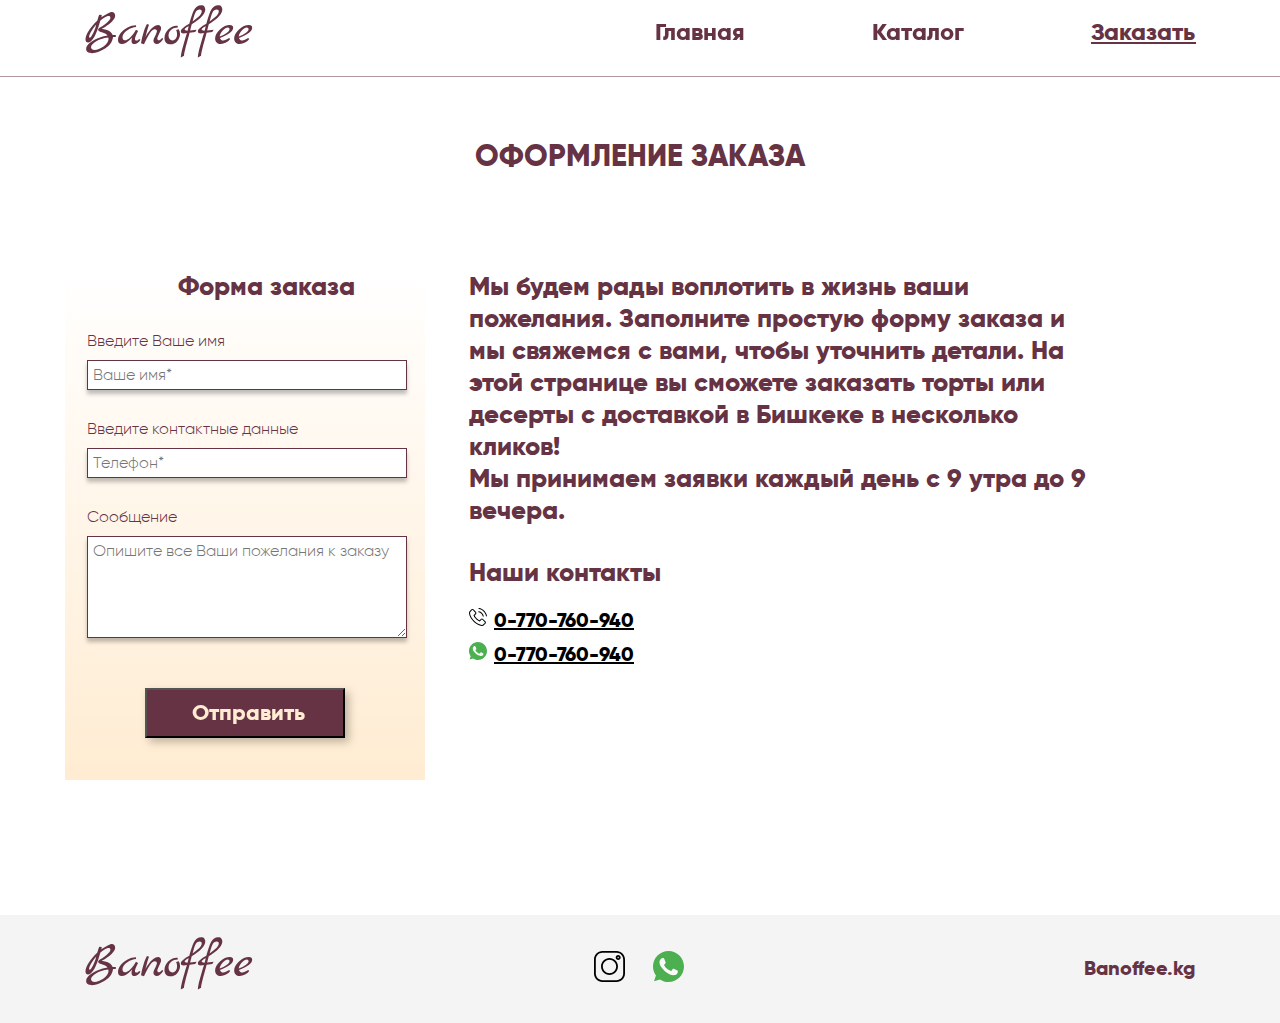
<file: contact.html>
<!DOCTYPE html>
<html lang="ru">
<head>
  <meta charset="UTF-8">
  <title>Контактная форма для заказа тортов в Бишкеке</title>
  <meta name="description"
        content="Оформление торта и десерта на заказ в Бишкеке. Оформить заказ на доставку торта в Бишкеке. Форма обратной связи магазин «Banoffee». Заполните простую форму обратной связи, и мы свяжемся с вами в ближайшее время. Персональный подход к каждому клиенту, учтём все ваши пожелания к заказу">
  <meta name=”robots” content="index, follow">

  <meta name="viewport" content="width=device-width,initial-scale=1">
  <meta name="format-detection" content="telephone=no">
  <!--[if lt IE 9]>
  <script src="//cdnjs.cloudflare.com/ajax/libs/html5shiv/r29/html5.min.js"></script>
  <![endif]-->
  <link rel="preload" as="font" href="fonts/Gilroylight.woff2" type="font/woff2" crossorigin="anonymous">
  <link rel="preload" as="font" href="fonts/Gilroyextrabold.woff2" type="font/woff2" crossorigin="anonymous">

  <link rel="stylesheet" href="css/contact-min.css">

  <link rel="apple-touch-icon" sizes="180x180" href="apple-touch-icon.png">
  <link rel="icon" type="image/png" sizes="32x32" href="favicon-32x32.png">
  <link rel="icon" type="image/png" sizes="16x16" href="favicon-16x16.png">
</head>
<body>

<header class="page-header">
  <div class="page-header__wrapper">
    <a href="index.html" class="page-header__logo"><svg width="168" height="53" viewBox="0 0 168 53" fill="none"
                                               xmlns="http://www.w3.org/2000/svg">
      <path d="M30.85 29.95L30.8 31.9L28.05 32C27.65 34.3333 27 36.2167 26.1 37.65C25.2333 39.0833 23.7667 40.6333 21.7 42.3C19.6333 43.9667 17.15 45.35 14.25 46.45C11.3833 47.5833 8.98333 48.15 7.05 48.15C5.11667 48.15 3.65 47.75 2.65 46.95C1.65 46.1833 1.15 45.1667 1.15 43.9C1.15 41.9667 2.28333 40.0333 4.55 38.1C6.85 36.1333 9.61667 34.5 12.85 33.2C16.1167 31.8667 19.35 30.9667 22.55 30.5C22.05 29.6667 21.2833 28.9833 20.25 28.45C19.25 27.9167 17.5333 27.3167 15.1 26.65C13.7667 26.2833 13.1 25.6833 13.1 24.85C13.1 24.35 13.3 23.9 13.7 23.5C14.1333 23.0667 14.8333 22.5667 15.8 22C16.8 21.4 17.7333 20.8 18.6 20.2C19.5 19.5667 20.4833 18.8167 21.55 17.95C22.65 17.0833 23.5667 16.1833 24.3 15.25C25.0333 14.3167 25.4 13.5 25.4 12.8C25.4 11.6333 24.8167 11.05 23.65 11.05C22.75 11.05 21.5167 11.4833 19.95 12.35C18.4167 13.1833 16.9 14.2667 15.4 15.6L13.25 22.4C11.75 27.1667 10.0833 30.8667 8.25 33.5C6.45 36.1333 4.73333 37.45 3.1 37.45C1.36667 37.45 0.5 36.3833 0.5 34.25C0.5 32.1167 1.53333 29.4 3.6 26.1C5.66667 22.7667 8.53333 19.35 12.2 15.85C12.2 15.8167 12.2833 15.5167 12.45 14.95C12.65 14.35 12.8333 13.75 13 13.15C13.5667 11.35 14 10.2 14.3 9.7L16.75 10.1C16.75 10.7333 16.6167 11.4833 16.35 12.35C18.2167 10.95 20.1833 9.73333 22.25 8.7C24.35 7.63333 25.8833 7.1 26.85 7.1C27.85 7.1 28.65 7.41667 29.25 8.05C29.85 8.65 30.15 9.55 30.15 10.75C30.15 11.9167 29.5833 13.2667 28.45 14.8C27.35 16.3333 25.9667 17.7167 24.3 18.95C21.2667 21.2167 18.6833 22.85 16.55 23.85C20.0167 24.3833 22.55 25.1 24.15 26C25.75 26.8667 26.9167 28.1833 27.65 29.95H30.85ZM6.55 31.1C8.88333 27.3333 10.4333 23.4667 11.2 19.5C9.4 21.4667 7.76667 23.7167 6.3 26.25C4.83333 28.7833 4.1 30.6167 4.1 31.75C4.1 32.45 4.33333 32.8 4.8 32.8C5.3 32.8 5.88333 32.2333 6.55 31.1ZM18.15 41.8C19.7833 40.7 21.0833 39.4667 22.05 38.1C23.0167 36.7333 23.5 35.45 23.5 34.25C23.5 33.6833 23.4167 33.1167 23.25 32.55C18.25 33.15 14.1333 34.4667 10.9 36.5C7.66667 38.5 6.05 40.4167 6.05 42.25C6.05 43.05 6.36667 43.6833 7 44.15C7.63333 44.65 8.5 44.9 9.6 44.9C12.3 44.9 15.15 43.8667 18.15 41.8ZM54.2996 33.95L55.4496 34.8C54.9829 35.8 54.1163 36.75 52.8496 37.65C51.6163 38.55 50.4829 39 49.4496 39C47.4829 39 46.4996 37.9667 46.4996 35.9C46.4996 34.9333 46.7496 33.7833 47.2496 32.45L45.3996 34.35C43.5996 36.1833 42.0329 37.4167 40.6996 38.05C39.3996 38.6833 38.1163 39 36.8496 39C35.5829 39 34.6163 38.65 33.9496 37.95C33.3163 37.2167 32.9996 36.2167 32.9996 34.95C32.9996 32.6167 33.8996 30.3167 35.6996 28.05C37.4996 25.75 39.7996 23.8833 42.5996 22.45C45.3996 21.0167 48.1996 20.2833 50.9996 20.25L51.0996 21.9L48.9996 22.35C45.9663 23.0167 43.2829 24.35 40.9496 26.35C38.6496 28.35 37.4996 30.35 37.4996 32.35C37.4996 34.3167 38.2996 35.3 39.8996 35.3C41.3996 35.3 43.2496 34.25 45.4496 32.15C47.6496 30.05 49.4829 27.5833 50.9496 24.75L53.0496 26C50.9829 30.1667 49.9496 32.8167 49.9496 33.95C49.9496 34.4167 50.0996 34.8167 50.3996 35.15C50.7329 35.45 51.0496 35.6 51.3496 35.6C51.6829 35.6 51.8996 35.5833 51.9996 35.55C52.0996 35.5167 52.1996 35.4833 52.2996 35.45C52.3996 35.3833 52.5163 35.3 52.6496 35.2C52.8163 35.1 52.9496 35 53.0496 34.9C53.1829 34.8 53.3829 34.65 53.6496 34.45C53.9163 34.25 54.1329 34.0833 54.2996 33.95ZM77.2371 32.95L78.2871 33.75C77.5538 35.2167 76.5371 36.45 75.2371 37.45C73.9704 38.45 72.8204 38.95 71.7871 38.95C70.7538 38.95 69.9371 38.65 69.3371 38.05C68.7371 37.45 68.4371 36.7 68.4371 35.8C68.4371 34.9 69.0038 33.3333 70.1371 31.1C71.3038 28.8333 71.8871 27.1667 71.8871 26.1C71.8871 25.6333 71.6871 25.2167 71.2871 24.85C70.9204 24.45 70.4704 24.25 69.9371 24.25C68.2371 24.25 66.5204 25.55 64.7871 28.15C63.0538 30.7167 61.1204 34.4333 58.9871 39.3L55.9871 38.25C56.6204 34.3833 57.5204 30.6167 58.6871 26.95C59.8871 23.25 60.9871 20.6 61.9871 19L64.0371 19.65C63.1038 22.0167 61.9204 26.1 60.4871 31.9C65.0871 24.0333 69.3204 20.1 73.1871 20.1C74.0204 20.1 74.7038 20.3833 75.2371 20.95C75.8038 21.5167 76.0871 22.1833 76.0871 22.95C76.0871 23.7167 75.9871 24.4167 75.7871 25.05C75.5871 25.65 74.9538 27.0833 73.8871 29.35C72.8538 31.5833 72.3371 32.9833 72.3371 33.55C72.3371 34.1167 72.5038 34.5667 72.8371 34.9C73.1704 35.2 73.4871 35.35 73.7871 35.35C74.0871 35.35 74.3371 35.3 74.5371 35.2C74.7371 35.1 74.9538 34.95 75.1871 34.75C75.4538 34.55 75.6871 34.3667 75.8871 34.2C76.0871 34.0333 76.3204 33.8167 76.5871 33.55C76.8871 33.25 77.1038 33.05 77.2371 32.95ZM93.7305 24.15C94.5971 25.5833 95.0305 27.1667 95.0305 28.9C95.0305 31.6 94.0971 34.0167 92.2305 36.15C90.3638 38.25 88.1638 39.3 85.6305 39.3C83.6971 39.3 82.1805 38.75 81.0805 37.65C80.0138 36.5167 79.4805 34.9667 79.4805 33C79.4805 29.8333 80.7138 27 83.1805 24.5C85.6471 21.9667 88.4138 20.7 91.4805 20.7C92.0471 20.7 92.4471 20.7167 92.6805 20.75L92.8305 22.4C90.1638 22.4 87.9471 23.1667 86.1805 24.7C84.4138 26.2333 83.5305 28.2 83.5305 30.6C83.5305 32.0333 83.8805 33.2 84.5805 34.1C85.2805 34.9667 86.2971 35.4 87.6305 35.4C88.9971 35.4 90.0805 34.8 90.8805 33.6C91.6805 32.4 92.0805 31 92.0805 29.4C92.0805 27.7667 91.7638 26.2833 91.1305 24.95L93.7305 24.15ZM106.733 19.35L105.133 25.4L111.633 24.65L110.183 27L104.583 27.75C104.15 29.55 103.417 32.2667 102.383 35.9C100.15 43.7667 99.0332 48.75 99.0332 50.85L95.8332 52.5C95.8332 49.6333 97.0665 44.1 99.5332 35.9C100.8 31.8 101.583 29.1667 101.883 28C100.717 28.3 99.6499 28.45 98.6832 28.45C96.7832 28.45 95.8332 27.7 95.8332 26.2C95.8332 25.3667 96.4665 24.3667 97.7332 23.2C99.5665 21.5 101.75 20 104.283 18.7C106.25 12 107.667 7.8 108.533 6.1C109.7 3.8 110.767 2.33333 111.733 1.7C113.167 0.799997 114.65 0.349997 116.183 0.349997C117.717 0.349997 118.8 0.783331 119.433 1.65C120.067 2.51667 120.35 3.53333 120.283 4.7C120.117 8.9 115.6 13.7833 106.733 19.35ZM114.733 4.6C112.867 4.6 111.483 5.5 110.583 7.3C109.883 8.7 109.267 10.3833 108.733 12.35C108.2 14.3167 107.817 15.6667 107.583 16.4C109.417 15.2667 111.383 13.7333 113.483 11.8C115.583 9.86666 116.667 8.18333 116.733 6.75C116.8 5.31667 116.133 4.6 114.733 4.6ZM102.583 25.65L103.683 21.25C102.417 21.7833 101.417 22.3333 100.683 22.9C99.9832 23.4667 99.6332 23.95 99.6332 24.35C99.6332 25.2167 100.617 25.65 102.583 25.65ZM123.774 19.35L122.174 25.4L128.674 24.65L127.224 27L121.624 27.75C121.191 29.55 120.458 32.2667 119.424 35.9C117.191 43.7667 116.074 48.75 116.074 50.85L112.874 52.5C112.874 49.6333 114.108 44.1 116.574 35.9C117.841 31.8 118.624 29.1667 118.924 28C117.758 28.3 116.691 28.45 115.724 28.45C113.824 28.45 112.874 27.7 112.874 26.2C112.874 25.3667 113.508 24.3667 114.774 23.2C116.608 21.5 118.791 20 121.324 18.7C123.291 12 124.708 7.8 125.574 6.1C126.741 3.8 127.808 2.33333 128.774 1.7C130.208 0.799997 131.691 0.349997 133.224 0.349997C134.758 0.349997 135.841 0.783331 136.474 1.65C137.108 2.51667 137.391 3.53333 137.324 4.7C137.158 8.9 132.641 13.7833 123.774 19.35ZM131.774 4.6C129.908 4.6 128.524 5.5 127.624 7.3C126.924 8.7 126.308 10.3833 125.774 12.35C125.241 14.3167 124.858 15.6667 124.624 16.4C126.458 15.2667 128.424 13.7333 130.524 11.8C132.624 9.86666 133.708 8.18333 133.774 6.75C133.841 5.31667 133.174 4.6 131.774 4.6ZM119.624 25.65L120.724 21.25C119.458 21.7833 118.458 22.3333 117.724 22.9C117.024 23.4667 116.674 23.95 116.674 24.35C116.674 25.2167 117.658 25.65 119.624 25.65ZM144.115 33.1L145.265 34C144.232 35.4333 142.815 36.6333 141.015 37.6C139.215 38.5333 137.465 39 135.765 39C134.065 39 132.699 38.5 131.665 37.5C130.632 36.5 130.115 35.1833 130.115 33.55C130.115 30.4833 131.732 27.4667 134.965 24.5C138.232 21.5333 141.532 20.05 144.865 20.05C147.065 20.05 148.165 20.9167 148.165 22.65C148.165 24.45 146.999 26.2667 144.665 28.1C142.365 29.9333 139.115 31.6 134.915 33.1C135.215 33.8667 135.682 34.4667 136.315 34.9C136.949 35.3333 137.599 35.55 138.265 35.55C139.699 35.55 141.649 34.7333 144.115 33.1ZM134.665 31.6C137.365 30.6667 139.682 29.5 141.615 28.1C143.549 26.7 144.515 25.4167 144.515 24.25C144.515 23.8167 144.349 23.4333 144.015 23.1C143.682 22.7667 143.299 22.6 142.865 22.6C141.299 22.6 139.599 23.5833 137.765 25.55C135.965 27.4833 134.932 29.5 134.665 31.6ZM163.158 33.1L164.308 34C163.275 35.4333 161.858 36.6333 160.058 37.6C158.258 38.5333 156.508 39 154.808 39C153.108 39 151.742 38.5 150.708 37.5C149.675 36.5 149.158 35.1833 149.158 33.55C149.158 30.4833 150.775 27.4667 154.008 24.5C157.275 21.5333 160.575 20.05 163.908 20.05C166.108 20.05 167.208 20.9167 167.208 22.65C167.208 24.45 166.042 26.2667 163.708 28.1C161.408 29.9333 158.158 31.6 153.958 33.1C154.258 33.8667 154.725 34.4667 155.358 34.9C155.992 35.3333 156.642 35.55 157.308 35.55C158.742 35.55 160.692 34.7333 163.158 33.1ZM153.708 31.6C156.408 30.6667 158.725 29.5 160.658 28.1C162.592 26.7 163.558 25.4167 163.558 24.25C163.558 23.8167 163.392 23.4333 163.058 23.1C162.725 22.7667 162.342 22.6 161.908 22.6C160.342 22.6 158.642 23.5833 156.808 25.55C155.008 27.4833 153.975 29.5 153.708 31.6Z" fill="#663344"/>
    </svg>
    </a>
    <nav class="main-nav main-nav--closed main-nav--nojs">
      <button class="main-nav__toggle" type="button"><span class="visually-hidden">Открыть меню</span></button>
      <div class="main-nav__wrapper">
        <ul class="main-nav__list site-list">
          <li class="site-list__item hvr-underline-from-center">
            <a href="index.html">Главная</a>
          </li>
          <li class="site-list__item hvr-underline-from-center">
            <a href="catalog.html">Каталог</a>
          </li>
          <li class="site-list__item site-list__item--long site-list__item--active">
            <a>Заказать</a>
          </li>
        </ul>
      </div>

    </nav>
  </div>
</header>

<main>
  <h1 class="visually-hidden">Страница оформление заказа тортов и десертов с доставкой в Бишкеке, кондитерский магазин
    «Banoffee»</h1>

  <section class="contact-info">
    <div class="contact-info__wrapper">

    <h2 class="contact-info__heading">Оформление заказа</h2>
    <div class="contact-form">
      <div class="contact-form-bg"></div>
      <form id="fs-frm" name="simple-contact-form" accept-charset="utf-8" action="https://formspree.io/mrgywwll" method="post" class="form">
        <fieldset id="fs-frm-inputs" class="form__fs">

          <legend class="form__legend">Форма заказа</legend>

          <div class="form__wrapper">

            <div class="input-wrapper">
              <label for="full-name">Введите Ваше имя</label>
              <input type="text" name="name" id="full-name" placeholder="Ваше имя*" required class="form__input">
            </div>

            <div class="input-wrapper">
              <label for="address">Введите контактные данные</label>
              <input type="text" name="message" id="address" placeholder="Телефон*" required class="form__input">
            </div>

            <div class="input-wrapper">
              <label for="message">Сообщение</label>
              <textarea rows="5" name="message" id="message" placeholder="Опишите все Ваши пожелания к заказу" required class="form__input form__textarea"></textarea>
            </div>

            <input type="hidden" name="_subject" id="email-subject" value="Contact Form Submission">

          </div>
        </fieldset>

        <input type="submit" value="Отправить" class="form__sbmt btn">
      </form>
    </div>

    <div class="contact-description">
      <p class="contact-description__text">
        Мы будем рады воплотить в жизнь ваши пожелания. Заполните простую форму заказа и мы свяжемся с вами, чтобы
        уточнить детали. На этой странице вы сможете заказать торты или десерты с доставкой в Бишкеке в несколько
        кликов! <br>
        Мы принимаем заявки каждый день с 9 утра до 9 вечера.
      </p>

      <div class="contacts__wrapper">
        <h2 class="contacts__heading">Наши контакты</h2>
        <a href="tel:+996770760940" class="contacts__link contacts__tel">0-770-760-940</a>
        <a href="https://wa.me/+996770760940" class="contacts__link contacts__wa">0-770-760-940</a>
      </div>

    </div>
    </div>
  </section>
</main>

<footer class="page-footer">
  <div class="page-footer__wrapper">
    <a href="index.html" class="page-footer__logo"><svg width="168" height="53" viewBox="0 0 168 53" fill="none" xmlns="http://www.w3.org/2000/svg">
      <path d="M30.85 29.95L30.8 31.9L28.05 32C27.65 34.3333 27 36.2167 26.1 37.65C25.2333 39.0833 23.7667 40.6333 21.7 42.3C19.6333 43.9667 17.15 45.35 14.25 46.45C11.3833 47.5833 8.98333 48.15 7.05 48.15C5.11667 48.15 3.65 47.75 2.65 46.95C1.65 46.1833 1.15 45.1667 1.15 43.9C1.15 41.9667 2.28333 40.0333 4.55 38.1C6.85 36.1333 9.61667 34.5 12.85 33.2C16.1167 31.8667 19.35 30.9667 22.55 30.5C22.05 29.6667 21.2833 28.9833 20.25 28.45C19.25 27.9167 17.5333 27.3167 15.1 26.65C13.7667 26.2833 13.1 25.6833 13.1 24.85C13.1 24.35 13.3 23.9 13.7 23.5C14.1333 23.0667 14.8333 22.5667 15.8 22C16.8 21.4 17.7333 20.8 18.6 20.2C19.5 19.5667 20.4833 18.8167 21.55 17.95C22.65 17.0833 23.5667 16.1833 24.3 15.25C25.0333 14.3167 25.4 13.5 25.4 12.8C25.4 11.6333 24.8167 11.05 23.65 11.05C22.75 11.05 21.5167 11.4833 19.95 12.35C18.4167 13.1833 16.9 14.2667 15.4 15.6L13.25 22.4C11.75 27.1667 10.0833 30.8667 8.25 33.5C6.45 36.1333 4.73333 37.45 3.1 37.45C1.36667 37.45 0.5 36.3833 0.5 34.25C0.5 32.1167 1.53333 29.4 3.6 26.1C5.66667 22.7667 8.53333 19.35 12.2 15.85C12.2 15.8167 12.2833 15.5167 12.45 14.95C12.65 14.35 12.8333 13.75 13 13.15C13.5667 11.35 14 10.2 14.3 9.7L16.75 10.1C16.75 10.7333 16.6167 11.4833 16.35 12.35C18.2167 10.95 20.1833 9.73333 22.25 8.7C24.35 7.63333 25.8833 7.1 26.85 7.1C27.85 7.1 28.65 7.41667 29.25 8.05C29.85 8.65 30.15 9.55 30.15 10.75C30.15 11.9167 29.5833 13.2667 28.45 14.8C27.35 16.3333 25.9667 17.7167 24.3 18.95C21.2667 21.2167 18.6833 22.85 16.55 23.85C20.0167 24.3833 22.55 25.1 24.15 26C25.75 26.8667 26.9167 28.1833 27.65 29.95H30.85ZM6.55 31.1C8.88333 27.3333 10.4333 23.4667 11.2 19.5C9.4 21.4667 7.76667 23.7167 6.3 26.25C4.83333 28.7833 4.1 30.6167 4.1 31.75C4.1 32.45 4.33333 32.8 4.8 32.8C5.3 32.8 5.88333 32.2333 6.55 31.1ZM18.15 41.8C19.7833 40.7 21.0833 39.4667 22.05 38.1C23.0167 36.7333 23.5 35.45 23.5 34.25C23.5 33.6833 23.4167 33.1167 23.25 32.55C18.25 33.15 14.1333 34.4667 10.9 36.5C7.66667 38.5 6.05 40.4167 6.05 42.25C6.05 43.05 6.36667 43.6833 7 44.15C7.63333 44.65 8.5 44.9 9.6 44.9C12.3 44.9 15.15 43.8667 18.15 41.8ZM54.2996 33.95L55.4496 34.8C54.9829 35.8 54.1163 36.75 52.8496 37.65C51.6163 38.55 50.4829 39 49.4496 39C47.4829 39 46.4996 37.9667 46.4996 35.9C46.4996 34.9333 46.7496 33.7833 47.2496 32.45L45.3996 34.35C43.5996 36.1833 42.0329 37.4167 40.6996 38.05C39.3996 38.6833 38.1163 39 36.8496 39C35.5829 39 34.6163 38.65 33.9496 37.95C33.3163 37.2167 32.9996 36.2167 32.9996 34.95C32.9996 32.6167 33.8996 30.3167 35.6996 28.05C37.4996 25.75 39.7996 23.8833 42.5996 22.45C45.3996 21.0167 48.1996 20.2833 50.9996 20.25L51.0996 21.9L48.9996 22.35C45.9663 23.0167 43.2829 24.35 40.9496 26.35C38.6496 28.35 37.4996 30.35 37.4996 32.35C37.4996 34.3167 38.2996 35.3 39.8996 35.3C41.3996 35.3 43.2496 34.25 45.4496 32.15C47.6496 30.05 49.4829 27.5833 50.9496 24.75L53.0496 26C50.9829 30.1667 49.9496 32.8167 49.9496 33.95C49.9496 34.4167 50.0996 34.8167 50.3996 35.15C50.7329 35.45 51.0496 35.6 51.3496 35.6C51.6829 35.6 51.8996 35.5833 51.9996 35.55C52.0996 35.5167 52.1996 35.4833 52.2996 35.45C52.3996 35.3833 52.5163 35.3 52.6496 35.2C52.8163 35.1 52.9496 35 53.0496 34.9C53.1829 34.8 53.3829 34.65 53.6496 34.45C53.9163 34.25 54.1329 34.0833 54.2996 33.95ZM77.2371 32.95L78.2871 33.75C77.5538 35.2167 76.5371 36.45 75.2371 37.45C73.9704 38.45 72.8204 38.95 71.7871 38.95C70.7538 38.95 69.9371 38.65 69.3371 38.05C68.7371 37.45 68.4371 36.7 68.4371 35.8C68.4371 34.9 69.0038 33.3333 70.1371 31.1C71.3038 28.8333 71.8871 27.1667 71.8871 26.1C71.8871 25.6333 71.6871 25.2167 71.2871 24.85C70.9204 24.45 70.4704 24.25 69.9371 24.25C68.2371 24.25 66.5204 25.55 64.7871 28.15C63.0538 30.7167 61.1204 34.4333 58.9871 39.3L55.9871 38.25C56.6204 34.3833 57.5204 30.6167 58.6871 26.95C59.8871 23.25 60.9871 20.6 61.9871 19L64.0371 19.65C63.1038 22.0167 61.9204 26.1 60.4871 31.9C65.0871 24.0333 69.3204 20.1 73.1871 20.1C74.0204 20.1 74.7038 20.3833 75.2371 20.95C75.8038 21.5167 76.0871 22.1833 76.0871 22.95C76.0871 23.7167 75.9871 24.4167 75.7871 25.05C75.5871 25.65 74.9538 27.0833 73.8871 29.35C72.8538 31.5833 72.3371 32.9833 72.3371 33.55C72.3371 34.1167 72.5038 34.5667 72.8371 34.9C73.1704 35.2 73.4871 35.35 73.7871 35.35C74.0871 35.35 74.3371 35.3 74.5371 35.2C74.7371 35.1 74.9538 34.95 75.1871 34.75C75.4538 34.55 75.6871 34.3667 75.8871 34.2C76.0871 34.0333 76.3204 33.8167 76.5871 33.55C76.8871 33.25 77.1038 33.05 77.2371 32.95ZM93.7305 24.15C94.5971 25.5833 95.0305 27.1667 95.0305 28.9C95.0305 31.6 94.0971 34.0167 92.2305 36.15C90.3638 38.25 88.1638 39.3 85.6305 39.3C83.6971 39.3 82.1805 38.75 81.0805 37.65C80.0138 36.5167 79.4805 34.9667 79.4805 33C79.4805 29.8333 80.7138 27 83.1805 24.5C85.6471 21.9667 88.4138 20.7 91.4805 20.7C92.0471 20.7 92.4471 20.7167 92.6805 20.75L92.8305 22.4C90.1638 22.4 87.9471 23.1667 86.1805 24.7C84.4138 26.2333 83.5305 28.2 83.5305 30.6C83.5305 32.0333 83.8805 33.2 84.5805 34.1C85.2805 34.9667 86.2971 35.4 87.6305 35.4C88.9971 35.4 90.0805 34.8 90.8805 33.6C91.6805 32.4 92.0805 31 92.0805 29.4C92.0805 27.7667 91.7638 26.2833 91.1305 24.95L93.7305 24.15ZM106.733 19.35L105.133 25.4L111.633 24.65L110.183 27L104.583 27.75C104.15 29.55 103.417 32.2667 102.383 35.9C100.15 43.7667 99.0332 48.75 99.0332 50.85L95.8332 52.5C95.8332 49.6333 97.0665 44.1 99.5332 35.9C100.8 31.8 101.583 29.1667 101.883 28C100.717 28.3 99.6499 28.45 98.6832 28.45C96.7832 28.45 95.8332 27.7 95.8332 26.2C95.8332 25.3667 96.4665 24.3667 97.7332 23.2C99.5665 21.5 101.75 20 104.283 18.7C106.25 12 107.667 7.8 108.533 6.1C109.7 3.8 110.767 2.33333 111.733 1.7C113.167 0.799997 114.65 0.349997 116.183 0.349997C117.717 0.349997 118.8 0.783331 119.433 1.65C120.067 2.51667 120.35 3.53333 120.283 4.7C120.117 8.9 115.6 13.7833 106.733 19.35ZM114.733 4.6C112.867 4.6 111.483 5.5 110.583 7.3C109.883 8.7 109.267 10.3833 108.733 12.35C108.2 14.3167 107.817 15.6667 107.583 16.4C109.417 15.2667 111.383 13.7333 113.483 11.8C115.583 9.86666 116.667 8.18333 116.733 6.75C116.8 5.31667 116.133 4.6 114.733 4.6ZM102.583 25.65L103.683 21.25C102.417 21.7833 101.417 22.3333 100.683 22.9C99.9832 23.4667 99.6332 23.95 99.6332 24.35C99.6332 25.2167 100.617 25.65 102.583 25.65ZM123.774 19.35L122.174 25.4L128.674 24.65L127.224 27L121.624 27.75C121.191 29.55 120.458 32.2667 119.424 35.9C117.191 43.7667 116.074 48.75 116.074 50.85L112.874 52.5C112.874 49.6333 114.108 44.1 116.574 35.9C117.841 31.8 118.624 29.1667 118.924 28C117.758 28.3 116.691 28.45 115.724 28.45C113.824 28.45 112.874 27.7 112.874 26.2C112.874 25.3667 113.508 24.3667 114.774 23.2C116.608 21.5 118.791 20 121.324 18.7C123.291 12 124.708 7.8 125.574 6.1C126.741 3.8 127.808 2.33333 128.774 1.7C130.208 0.799997 131.691 0.349997 133.224 0.349997C134.758 0.349997 135.841 0.783331 136.474 1.65C137.108 2.51667 137.391 3.53333 137.324 4.7C137.158 8.9 132.641 13.7833 123.774 19.35ZM131.774 4.6C129.908 4.6 128.524 5.5 127.624 7.3C126.924 8.7 126.308 10.3833 125.774 12.35C125.241 14.3167 124.858 15.6667 124.624 16.4C126.458 15.2667 128.424 13.7333 130.524 11.8C132.624 9.86666 133.708 8.18333 133.774 6.75C133.841 5.31667 133.174 4.6 131.774 4.6ZM119.624 25.65L120.724 21.25C119.458 21.7833 118.458 22.3333 117.724 22.9C117.024 23.4667 116.674 23.95 116.674 24.35C116.674 25.2167 117.658 25.65 119.624 25.65ZM144.115 33.1L145.265 34C144.232 35.4333 142.815 36.6333 141.015 37.6C139.215 38.5333 137.465 39 135.765 39C134.065 39 132.699 38.5 131.665 37.5C130.632 36.5 130.115 35.1833 130.115 33.55C130.115 30.4833 131.732 27.4667 134.965 24.5C138.232 21.5333 141.532 20.05 144.865 20.05C147.065 20.05 148.165 20.9167 148.165 22.65C148.165 24.45 146.999 26.2667 144.665 28.1C142.365 29.9333 139.115 31.6 134.915 33.1C135.215 33.8667 135.682 34.4667 136.315 34.9C136.949 35.3333 137.599 35.55 138.265 35.55C139.699 35.55 141.649 34.7333 144.115 33.1ZM134.665 31.6C137.365 30.6667 139.682 29.5 141.615 28.1C143.549 26.7 144.515 25.4167 144.515 24.25C144.515 23.8167 144.349 23.4333 144.015 23.1C143.682 22.7667 143.299 22.6 142.865 22.6C141.299 22.6 139.599 23.5833 137.765 25.55C135.965 27.4833 134.932 29.5 134.665 31.6ZM163.158 33.1L164.308 34C163.275 35.4333 161.858 36.6333 160.058 37.6C158.258 38.5333 156.508 39 154.808 39C153.108 39 151.742 38.5 150.708 37.5C149.675 36.5 149.158 35.1833 149.158 33.55C149.158 30.4833 150.775 27.4667 154.008 24.5C157.275 21.5333 160.575 20.05 163.908 20.05C166.108 20.05 167.208 20.9167 167.208 22.65C167.208 24.45 166.042 26.2667 163.708 28.1C161.408 29.9333 158.158 31.6 153.958 33.1C154.258 33.8667 154.725 34.4667 155.358 34.9C155.992 35.3333 156.642 35.55 157.308 35.55C158.742 35.55 160.692 34.7333 163.158 33.1ZM153.708 31.6C156.408 30.6667 158.725 29.5 160.658 28.1C162.592 26.7 163.558 25.4167 163.558 24.25C163.558 23.8167 163.392 23.4333 163.058 23.1C162.725 22.7667 162.342 22.6 161.908 22.6C160.342 22.6 158.642 23.5833 156.808 25.55C155.008 27.4833 153.975 29.5 153.708 31.6Z" fill="#663344"/>
    </svg></a>
    <div class="footer-socials">
      <a href="https://www.instagram.com/banoffee_desserts/" class="insta"><svg width="31" height="31" viewBox="0 0 33 33" fill="none"
                                     xmlns="http://www.w3.org/2000/svg">
        <path
          d="M24.0672 0H8.93278C4.00716 0 0 4.00716 0 8.93278V24.0674C0 28.9928 4.00716 32.9999 8.93278 32.9999H24.0674C28.9928 32.9999 32.9999 28.9928 32.9999 24.0674V8.93278C32.9999 4.00716 28.9928 0 24.0672 0V0ZM31.0653 24.0674C31.0653 27.926 27.926 31.0653 24.0672 31.0653H8.93278C5.07391 31.0653 1.9346 27.926 1.9346 24.0674V8.93278C1.9346 5.07391 5.07391 1.9346 8.93278 1.9346H24.0674C27.926 1.9346 31.0653 5.07391 31.0653 8.93278V24.0674Z" fill="black"/>
        <path
          d="M16.5 7.47681C11.5245 7.47681 7.47681 11.5245 7.47681 16.5C7.47681 21.4754 11.5245 25.5231 16.5 25.5231C21.4754 25.5231 25.5231 21.4754 25.5231 16.5C25.5231 11.5245 21.4754 7.47681 16.5 7.47681ZM16.5 23.5885C12.5915 23.5885 9.4114 20.4087 9.4114 16.5C9.4114 12.5915 12.5915 9.4114 16.5 9.4114C20.4087 9.4114 23.5885 12.5915 23.5885 16.5C23.5885 20.4087 20.4087 23.5885 16.5 23.5885Z" fill="black"/>
        <path
          d="M25.739 4.27222C24.2687 4.27222 23.0728 5.46837 23.0728 6.93845C23.0728 8.40879 24.2687 9.60494 25.739 9.60494C27.2093 9.60494 28.4055 8.40879 28.4055 6.93845C28.4055 5.46812 27.2093 4.27222 25.739 4.27222ZM25.739 7.6701C25.3357 7.6701 25.0074 7.34179 25.0074 6.93845C25.0074 6.53487 25.3357 6.20681 25.739 6.20681C26.1426 6.20681 26.4709 6.53487 26.4709 6.93845C26.4709 7.34179 26.1426 7.6701 25.739 7.6701Z" fill="black"/>
      </svg>
      </a>
      <a href="https://wa.me/+996770760940" class="whats"><svg width="31" height="31" viewBox="0 0 18 18" fill="none"
                                     xmlns="http://www.w3.org/2000/svg">
        <path d="M9.00225 0H8.99775C4.03538 0 0 4.0365 0 9C0 10.9688 0.6345 12.7935 1.71337 14.2751L0.59175 17.6186L4.05113 16.5128C5.47425 17.4555 7.17188 18 9.00225 18C13.9646 18 18 13.9624 18 9C18 4.03763 13.9646 0 9.00225 0Z" fill="#4CAF50"/>
        <path d="M14.2391 12.7092C14.022 13.3223 13.1602 13.8308 12.4729 13.9793C12.0026 14.0795 11.3884 14.1593 9.32062 13.3021C6.67575 12.2063 4.9725 9.51871 4.83975 9.34433C4.71262 9.16996 3.771 7.92121 3.771 6.62971C3.771 5.33821 4.42687 4.70933 4.69125 4.43933C4.90837 4.21771 5.26725 4.11646 5.6115 4.11646C5.72287 4.11646 5.823 4.12208 5.913 4.12658C6.17737 4.13783 6.31012 4.15358 6.4845 4.57096C6.70162 5.09408 7.23037 6.38558 7.29337 6.51833C7.3575 6.65108 7.42162 6.83108 7.33162 7.00546C7.24725 7.18546 7.173 7.26533 7.04025 7.41833C6.9075 7.57133 6.7815 7.68833 6.64875 7.85258C6.52725 7.99546 6.39 8.14846 6.543 8.41283C6.696 8.67158 7.22475 9.53446 8.00325 10.2275C9.00787 11.1218 9.82237 11.4076 10.1137 11.5291C10.3309 11.6191 10.5896 11.5977 10.7482 11.429C10.9496 11.2118 11.1982 10.8518 11.4514 10.4975C11.6314 10.2432 11.8586 10.2117 12.0971 10.3017C12.3401 10.3861 13.626 11.0217 13.8904 11.1533C14.1547 11.2861 14.3291 11.3491 14.3932 11.4605C14.4562 11.5718 14.4562 12.095 14.2391 12.7092Z" fill="#FAFAFA"/>
      </svg>
      </a>
    </div>
    <a href="index.html" class="page-footer__link">Banoffee.kg</a>
  </div>
</footer>


<script>
  var navMain = document.querySelector('.main-nav');
  var navToggle = document.querySelector('.main-nav__toggle');

  navMain.classList.remove('main-nav--nojs');

  navToggle.addEventListener('click', function() {
    if (navMain.classList.contains('main-nav--closed')) {
      navMain.classList.remove('main-nav--closed');
      navMain.classList.add('main-nav--opened');
    } else {
      navMain.classList.add('main-nav--closed');
      navMain.classList.remove('main-nav--opened')
    }
  });
</script>

</body>
</html>
</file>
<file: css/main-min.css>
html{font-family:sans-serif;-ms-text-size-adjust:100%;-webkit-text-size-adjust:100%}body{margin:0}article,aside,details,figcaption,figure,footer,header,hgroup,main,nav,section,summary{display:block}audio,canvas,progress,video{display:inline-block;vertical-align:baseline}audio:not([controls]){display:none;height:0}[hidden],template{display:none}a{background:0 0}a:active,a:hover{outline:0}abbr[title]{border-bottom:1px dotted}b,strong{font-weight:700}dfn{font-style:italic}h1{font-size:2em;margin:.67em 0}mark{background:#ff0;color:#000}small{font-size:80%}sub,sup{font-size:75%;line-height:0;position:relative;vertical-align:baseline}sup{top:-.5em}sub{bottom:-.25em}img{border:0}svg:not(:root){overflow:hidden}figure{margin:1em 40px}hr{-webkit-box-sizing:content-box;box-sizing:content-box;height:0}pre{overflow:auto}code,kbd,pre,samp{font-family:monospace,monospace;font-size:1em}button,input,optgroup,select,textarea{color:inherit;font:inherit;margin:0}button{overflow:visible}button,select{text-transform:none}button,html input[type=button]{-webkit-appearance:button;cursor:pointer}button[disabled],html input[disabled]{cursor:default}button input::-moz-focus-inner{border:0;padding:0}input{line-height:normal}input[type=reset],input[type=submit]{-webkit-appearance:button;cursor:pointer}input[type=checkbox],input[type=radio]{-webkit-box-sizing:border-box;box-sizing:border-box;padding:0}input[type=number]::-webkit-inner-spin-button,input[type=number]::-webkit-outer-spin-button{height:auto}input[type=search]{-webkit-appearance:textfield;-webkit-box-sizing:content-box;box-sizing:content-box}input[type=search]::-webkit-search-cancel-button,input[type=search]::-webkit-search-decoration{-webkit-appearance:none}fieldset{border:1px solid silver;margin:0 2px;padding:.35em .625em .75em}legend{border:0;padding:0}textarea{overflow:auto}optgroup{font-weight:700}table{border-collapse:collapse;border-spacing:0}td,th{padding:0}@font-face{font-weight:400;font-family:Gilroy;font-style:normal;src:url(../fonts/Gilroylight.woff2) format("woff2"),url(../fonts/Gilroylight.woff) format("woff")}@font-face{font-weight:700;font-family:Gilroy;font-style:normal;src:url(../fonts/Gilroyextrabold.woff2) format("woff2"),url(../fonts/Gilroyextrabold.woff2) format("woff")}.page-header__wrapper{min-height:71px;width:320px;position:relative;margin:0 auto;padding-top:5px}.main-nav__wrapper{-webkit-transform:translateY(-320px);-ms-transform:translateY(-320px);transform:translateY(-320px);opacity:0;-webkit-transition:1s ease-in-out;-o-transition:1s ease-in-out;transition:1s ease-in-out}.main-nav__list{margin:0;padding:0;list-style:none}.main-nav__toggle{position:absolute;top:25px;right:0;z-index:2;display:block;width:40px;height:21px;cursor:pointer;border:none}.main-nav--closed .main-nav__toggle{background-color:#fff}.main-nav--closed .main-nav__toggle::before{content:"";position:absolute;top:0;left:0;width:40px;height:2px;background-color:#634;-webkit-box-shadow:0 9px 0 0 #634,0 18px 0 0 #634;box-shadow:0 9px 0 0 #634,0 18px 0 0 #634}.main-nav--closed .main-nav__toggle:active::before{background-color:#213002;-webkit-box-shadow:0 9px 0 0 #213002,0 18px 0 0 #213002;box-shadow:0 9px 0 0 #213002,0 18px 0 0 #213002}.main-nav--opened .main-nav__toggle::after,.main-nav--opened .main-nav__toggle::before{content:"";position:absolute;top:9px;left:0;width:40px;height:2px;background-color:#634}.main-nav--opened .main-nav__toggle::before{-webkit-transform:rotate(30deg);-ms-transform:rotate(30deg);transform:rotate(30deg);-webkit-box-shadow:none;box-shadow:none}.main-nav--opened .main-nav__toggle::after{-webkit-transform:rotate(-30deg);-ms-transform:rotate(-30deg);transform:rotate(-30deg)}.main-nav--opened .main-nav__toggle:active::after,.main-nav--opened .main-nav__toggle:active::before{background-color:#213002}.site-list__item a[href]:active{opacity:.5}@media (max-width:678px){.main-nav--closed .site-list__item{display:none}.main-nav--opened .main-nav__wrapper{position:absolute;top:74px;left:-20px;z-index:10}.main-nav--opened .main-nav__wrapper{opacity:1;-webkit-transform:translateY(0);-ms-transform:translateY(0);transform:translateY(0)}.site-list__item{width:360px;min-height:80px;position:relative;padding-top:28px;padding-left:140px;-webkit-box-sizing:border-box;box-sizing:border-box;background-color:#fff;border-collapse:collapse;border-top:1px solid #ececec;border-bottom:1px solid #ececec;font-weight:700;font-size:18px}.site-list__item a{text-decoration:none;color:inherit}.site-list__item--active:after{position:absolute;top:50px;left:135px;content:"";width:75px;height:2px;background-color:#634}.main-nav--nojs .main-nav__toggle{display:none}.main-nav--nojs .main-nav__wrapper{position:static;min-height:0}.main-nav--nojs .site-list__item{display:block}}@media (min-width:678px){.page-header__wrapper{width:678px;display:-webkit-box;display:-ms-flexbox;display:flex;-webkit-box-pack:justify;-ms-flex-pack:justify;justify-content:space-between}.main-nav__wrapper{-webkit-transform:none;-ms-transform:none;transform:none;opacity:1;-webkit-transition:none;-o-transition:none;transition:none}.main-nav__toggle{display:none}.main-nav{width:324px}.main-nav__list{display:-webkit-box;display:-ms-flexbox;display:flex;-webkit-box-pack:justify;-ms-flex-pack:justify;justify-content:space-between;margin-top:15px}.main-nav__list a{font-size:24px;line-height:24px;font-weight:700;color:inherit;text-decoration:none}.site-list__item{position:relative}.site-list__item--active:after{position:absolute;top:22px;left:0;content:"";width:90px;height:2px;background-color:#634}}@media (min-width:1110px){.page-header__wrapper{width:1110px}.page-header__logo:hover{opacity:.7}.page-header__logo:active{opacity:.5}.main-nav{width:540px}.hvr-underline-from-center{display:inline-block;vertical-align:middle;-webkit-transform:perspective(1px) translateZ(0);transform:perspective(1px) translateZ(0);-webkit-box-shadow:0 0 1px transparent;box-shadow:0 0 1px transparent;position:relative;overflow:hidden}.hvr-underline-from-center:before{content:"";position:absolute;z-index:-1;left:51%;right:51%;top:22px;background:#634;height:2px;-webkit-transition-property:left,right;-o-transition-property:left,right;transition-property:left,right;-webkit-transition-duration:.3s;-o-transition-duration:.3s;transition-duration:.3s;-webkit-transition-timing-function:ease-out;-o-transition-timing-function:ease-out;transition-timing-function:ease-out}.hvr-underline-from-center:active:before,.hvr-underline-from-center:focus:before,.hvr-underline-from-center:hover:before{left:0;right:0}}.btn{display:inline-block;-webkit-box-sizing:border-box;box-sizing:border-box;width:200px;height:40px;padding-top:9px;padding-left:65px;background-color:#634;color:#ffecd2;font-size:18px;line-height:22px;font-weight:700;text-decoration:none;-webkit-filter:drop-shadow(4px 4px 4px rgba(0, 0, 0, .25));filter:drop-shadow(4px 4px 4px rgba(0, 0, 0, .25))}.btn:active{opacity:.5}@media (min-width:1110px){.btn{height:50px;font-size:24px;line-height:29px}.hvr-shutter-out-horizontal{display:inline-block;vertical-align:middle;-webkit-transform:perspective(1px) translateZ(0);transform:perspective(1px) translateZ(0);-webkit-box-shadow:0 0 1px transparent;box-shadow:0 0 1px transparent;position:relative;background:#634;-webkit-transition-property:color;-o-transition-property:color;transition-property:color;-webkit-transition-duration:.3s;-o-transition-duration:.3s;transition-duration:.3s}.hvr-shutter-out-horizontal:before{content:"";position:absolute;z-index:-1;top:0;bottom:0;left:0;right:0;background:#ffecd2;-webkit-transform:scaleX(0);-ms-transform:scaleX(0);transform:scaleX(0);-webkit-transform-origin:50%;-ms-transform-origin:50%;transform-origin:50%;-webkit-transition-property:transform;-webkit-transition-property:-webkit-transform;transition-property:-webkit-transform;-o-transition-property:transform;transition-property:transform;transition-property:transform,-webkit-transform;-webkit-transition-duration:.3s;-o-transition-duration:.3s;transition-duration:.3s;-webkit-transition-timing-function:ease-out;-o-transition-timing-function:ease-out;transition-timing-function:ease-out}.hvr-shutter-out-horizontal:active,.hvr-shutter-out-horizontal:focus,.hvr-shutter-out-horizontal:hover{opacity:1;color:#634}.hvr-shutter-out-horizontal:active:before,.hvr-shutter-out-horizontal:focus:before,.hvr-shutter-out-horizontal:hover:before{-webkit-transform:scaleX(1);-ms-transform:scaleX(1);transform:scaleX(1)}.hvr-fade{display:inline-block;vertical-align:middle;-webkit-transform:perspective(1px) translateZ(0);transform:perspective(1px) translateZ(0);-webkit-box-shadow:0 0 1px transparent;box-shadow:0 0 1px transparent;overflow:hidden;-webkit-transition-duration:.3s;-o-transition-duration:.3s;transition-duration:.3s;-webkit-transition-property:color,background-color;-o-transition-property:color,background-color;transition-property:color,background-color}.hvr-fade:active,.hvr-fade:focus,.hvr-fade:hover{background-color:#b36b83;color:#000}}.intro{position:relative}.intro__wrapper{width:320px;min-height:579px;position:relative;margin:0 auto}.intro__heading{position:absolute;top:57px;left:58px;margin:0;padding:0;width:218px;text-align:center;font-size:30px;line-height:37px;text-transform:uppercase}.intro__bg-picture{position:absolute;top:0;left:50%;-webkit-transform:translateX(-50%);-ms-transform:translateX(-50%);transform:translateX(-50%);z-index:-1}.btn--intro{position:absolute;top:500px;left:60px}@media (min-width:678px){.intro__bg-picture{width:771px}.intro__wrapper{width:678px}.intro__heading{top:104px;left:0;width:324px}.btn--intro{top:504px;left:216px}}@media (min-width:1110px){.intro__bg-picture{width:1440px}.intro__wrapper{width:1110px;min-height:671px}.intro__heading{top:78px;left:50%;-webkit-transform:translateX(-50%);-ms-transform:translateX(-50%);transform:translateX(-50%);width:1044px;font-size:51px;line-height:52px}.btn--intro{top:600px;left:380px;width:350px;padding-left:129px}}.category__wrapper{width:320px;margin:0 auto;margin-top:40px}.category__description{margin:0;padding:0;font-size:18px;line-height:24px;font-weight:700}.products{position:relative;margin-top:20px;padding-top:55px}.products:hover .products__bg{border-right:1px solid #634}.products--pp:after{content:"Gluten free";position:absolute;top:40px;right:0;-webkit-box-sizing:border-box;box-sizing:border-box;width:85px;height:30px;padding-top:3px;padding-left:6px;background:-webkit-gradient(linear,right top,left top,from(#38f9d7),color-stop(88.04%,#43e97b));background:-o-linear-gradient(right,#38f9d7 0,#43e97b 88.04%);background:linear-gradient(270deg,#38f9d7 0,#43e97b 88.04%);border-radius:10px 0;color:#000;font-size:14px;line-height:24px;font-weight:700}.products--exclsv:after,.products--newy:after{content:"ХИТ!";position:absolute;top:40px;right:0;-webkit-box-sizing:border-box;box-sizing:border-box;width:50px;height:24px;padding-top:1px;padding-left:11px;background:-webkit-gradient(linear,right top,left top,from(#f9888c),to(#ff0844));background:-o-linear-gradient(right,#f9888c 0,#ff0844 100%);background:linear-gradient(270deg,#f9888c 0,#ff0844 100%);border-radius:10px 0;color:#000;font-size:14px;line-height:24px;font-weight:700}.products__bg{position:absolute;top:0;left:-20px;z-index:-1;width:360px;height:657px;background:-webkit-gradient(linear,left top,left bottom,from(#ffecd2),to(rgba(255,236,210,0)));background:-o-linear-gradient(top,#ffecd2 0,rgba(255,236,210,0) 100%);background:linear-gradient(180deg,#ffecd2 0,rgba(255,236,210,0) 100%);-webkit-transform:rotate(180deg);-ms-transform:rotate(180deg);transform:rotate(180deg)}.products__wrapper{padding-left:26px;padding-right:26px}.products__description{color:#634;margin:0;padding:0}.products__description i{font-style:normal;text-decoration:underline;font-weight:700}.btn--products{margin-top:20px;margin-left:41px}.products--exclsv .btn--products{margin-top:10px}.btn--contacts{padding-left:32px}@media (min-width:678px){.category__wrapper{width:678px}.category__description{font-size:22px;line-height:26px}.products{padding-top:71px}.products__bg{position:absolute;top:0;left:0;z-index:-1;width:723px;height:478px;background:-webkit-gradient(linear,right top,left top,from(#ffecd2),to(rgba(218,238,242,0)));background:-o-linear-gradient(right,#ffecd2 0,rgba(218,238,242,0) 100%);background:linear-gradient(270deg,#ffecd2 0,rgba(218,238,242,0) 100%);-webkit-transform:none;-ms-transform:none;transform:none}.products__image{position:absolute;top:32px;left:0}.products--pp{padding-top:91px}.products--pp:after{top:40px;right:155px}.products--exclsv:after,.products--newy:after{top:40px;right:187px}.products__wrapper{min-height:478px;-webkit-box-sizing:border-box;box-sizing:border-box;padding-left:438px}.products__heading{width:240px;margin-top:0;font-size:22px;line-height:24px}.products__description{width:270px;font-size:18px;line-height:22px}.btn--products{width:240px;padding-left:86px;margin-left:0}.btn--contacts{padding-left:53px;margin-top:20px}}@media (min-width:1110px){.category__wrapper{width:1110px}.category__description{width:825px;-webkit-box-sizing:border-box;box-sizing:border-box;padding-left:95px;font-size:26px;line-height:36px}.products__bg{width:1110px;height:630px}.products__image{top:49px;left:95px}.products--pp:after{top:80px;right:360px}.products--exclsv:after,.products--newy:after{top:80px;right:393px}.products{padding-top:0}.products--pp .products__wrapper{padding-top:125px}.products__wrapper{min-height:630px;padding-top:125px;padding-left:665px}.products__heading{width:320px}.products__description{width:320px;font-size:20px;line-height:22px}.btn--products{margin-top:40px;width:255px;padding-left:82px}.btn--contacts{padding-left:39px}}.price-list__wrapper{width:320px;margin:0 auto;margin-top:40px;margin-bottom:40px;padding-top:20px}.price-list__heading{margin:0;padding:0;text-align:center;font-size:20px;line-height:24px}.price-list__description{width:206px;margin-left:63px;text-align:center}.swiper-container{width:340px;height:530px}.slide{position:relative;min-height:482px}.slide--pp:after{content:"Gluten free";position:absolute;top:0;right:20px;-webkit-box-sizing:border-box;box-sizing:border-box;width:85px;height:30px;padding-top:3px;padding-left:6px;background:-webkit-gradient(linear,right top,left top,from(#38f9d7),color-stop(88.04%,#43e97b));background:-o-linear-gradient(right,#38f9d7 0,#43e97b 88.04%);background:linear-gradient(270deg,#38f9d7 0,#43e97b 88.04%);border-radius:10px 0;color:#000;font-size:14px;line-height:24px;font-weight:700}.slide--exclsv:after{content:"ХИТ!";position:absolute;top:0;right:30px;-webkit-box-sizing:border-box;box-sizing:border-box;width:50px;height:24px;padding-top:1px;padding-left:11px;background:-webkit-gradient(linear,right top,left top,from(#f9888c),to(#ff0844));background:-o-linear-gradient(right,#f9888c 0,#ff0844 100%);background:linear-gradient(270deg,#f9888c 0,#ff0844 100%);border-radius:10px 0;color:#000;font-size:14px;line-height:24px;font-weight:700}.slide__bg{position:absolute;top:127px;left:-20px;z-index:-1;width:340px;height:336px;background:-webkit-gradient(linear,left bottom,left top,from(#ffecd2),to(rgba(255,236,210,0)));background:-o-linear-gradient(bottom,#ffecd2 0,rgba(255,236,210,0) 100%);background:linear-gradient(0deg,#ffecd2 0,rgba(255,236,210,0) 100%)}.slide__img{width:240px;height:265px;margin-left:40px}.slide__heading{width:208px;margin-top:14px;margin-bottom:16px;margin-left:60px;text-align:center;font-size:20px;line-height:24px}.slide__table{margin-left:60px;margin-bottom:15px}.slide__table th{width:100px;height:30px;font-size:14px;line-height:18px;font-weight:400}.slide__table th:first-child{border-right:1px solid #634}.slide__table td{font-size:20px;line-height:20px;font-weight:700}.slide__table td:first-child{border-right:1px solid #634}.slide__table td:last-child{padding-left:25px}.slide__description{margin-left:95px;font-size:14px;line-height:18px}.slide--pp .slide__description{margin-left:60px}.btn--slide{margin-top:35px;margin-left:60px}.slide--pp .btn--slide{margin-top:13px}@media (min-width:678px){.price-list__wrapper{width:678px;margin-top:0}.price-list__heading{font-size:22px}.price-list__description{width:359px;margin-left:159px;margin-bottom:30px;font-size:18px;line-height:20px}.swiper-container{width:678px;height:586px}.slide{min-height:546px}.slide:hover .slide__img{-webkit-transform:scale(1.07);-ms-transform:scale(1.07);transform:scale(1.07)}.slide--exclsv:after,.slide--pp:after{right:0}.slide__bg{top:190px;left:0;width:324px;height:336px}.slide__img{width:324px;height:324px;margin-left:0;-webkit-transition:-webkit-transform .3s ease-out;transition:-webkit-transform .3s ease-out;-o-transition:transform .3s ease-out;transition:transform .3s ease-out;transition:transform .3s ease-out,-webkit-transform .3s ease-out}}@media (min-width:1110px){.price-list__wrapper{width:1110px;margin-top:40px}.price-list__heading{font-size:24px;line-height:24px}.price-list__description{width:399px;margin-left:355px;font-size:20px;line-height:20px}.swiper-container{width:1110px;height:620px}.slide{min-height:589px}.btn--slide{padding-left:55px}.slide--exclsv .btn--slide{padding-left:50px}}.about__wrapper{width:320px;margin:0 auto}.about__description{margin:0;padding:0;font-size:18px;line-height:24px;font-weight:700}@media (min-width:678px){.about__wrapper{width:678px}.about__description{font-size:22px;line-height:26px}}@media (min-width:1110px){.about__wrapper{width:1110px}.about__description{width:825px;margin-left:270px;font-size:26px;line-height:36px}}.features{background:-webkit-gradient(linear,left bottom,left top,from(#ffecd2),to(rgba(252,182,159,0)));background:-o-linear-gradient(bottom,#ffecd2 0,rgba(252,182,159,0) 100%);background:linear-gradient(0deg,#ffecd2 0,rgba(252,182,159,0) 100%)}.features__wrapper{width:320px;margin:0 auto;margin-top:80px;padding-bottom:25px}.features__heading{margin:0;padding:0;font-size:20px;line-height:24px;text-align:center}.features__list{display:-webkit-box;display:-ms-flexbox;display:flex;-webkit-box-orient:vertical;-webkit-box-direction:normal;-ms-flex-flow:column;flex-flow:column;-webkit-box-align:center;-ms-flex-align:center;align-items:center;margin:0;padding:0;list-style:none}.features__item{position:relative;width:190px;margin-top:25px;padding-top:50px;text-align:center}.features__item::before{content:"";position:absolute;top:-5px;left:70px;width:41px;height:41px;background-position:center center;background-repeat:no-repeat;background-size:contain}.features__item:nth-child(1)::before{background-image:url(../img/main-about/about-eco.svg)}.features__item:nth-child(2)::before{background-image:url(../img/main-about/about-money.svg)}.features__item:nth-child(3)::before{background-image:url(../img/main-about/about-love.svg)}.features__item:nth-child(4)::before{background-image:url(../img/main-about/about-gift.svg)}@media (min-width:678px){.features__wrapper{width:678px}.features__heading{font-size:22px;line-height:27px}.features__list{-webkit-box-orient:horizontal;-webkit-box-direction:normal;-ms-flex-flow:row;flex-flow:row;-ms-flex-wrap:wrap;flex-wrap:wrap;-ms-flex-pack:distribute;justify-content:space-around}.features__item{width:300px;padding-top:70px;font-size:20px;line-height:23px}.features__item::before{top:5px;left:120px;width:50px;height:50px}}@media (min-width:1110px){.features{padding-top:40px}.features__wrapper{width:1110px;margin-top:40px}.features__heading{font-size:26px;line-height:32px}.features__item{width:264px;padding-top:100px}.features__item::before{top:20px;left:100px;width:60px;height:60px}}.feedback{margin-top:40px}.feedback__wrapper{width:320px;margin:0 auto}.feedback__heading{margin:0;padding:0;font-size:20px;line-height:24px;text-align:center}.feedback__description{margin-top:10px;text-align:center}blockquote{margin:0}.feedback__review{padding:15px;margin-top:15px;background-color:#ffecd2}.feedback__author:hover{opacity:.7}.feedback__author:active{opacity:.5}.feedback__review-image{padding:15px;margin-top:15px;border:1px solid #634}.feedback__text{margin:0;margin-bottom:15px;padding:0}@media (min-width:678px){.feedback__wrapper{width:678px}.feedback__review,.feedback__review-image{margin-top:20px}.feedback__heading{font-size:22px;line-height:27px}.feedback__description,.feedback__review,.feedback__text{font-size:20px;line-height:23px}}@media (min-width:1110px){.feedback__wrapper{width:1110px}.feedback__inner-wrapper{display:-webkit-box;display:-ms-flexbox;display:flex;-webkit-box-pack:justify;-ms-flex-pack:justify;justify-content:space-between}.feedback__review,.feedback__review-image{margin-top:25px;width:330px}.feedback__heading{font-size:26px;line-height:32px}.feedback__description,.feedback__review,.feedback__text{font-size:22px;line-height:28px}}.contacts{margin-top:40px}.contacts__wrapper{width:320px;margin:0 auto;padding-top:10px;padding-bottom:10px}.contacts__heading{margin:0;padding:0;text-align:center;font-size:20px;line-height:24px}.contacts__description{text-align:center}.contacts__link{display:block;margin-left:110px;color:#000}.contacts__link:hover{opacity:.7}.contacts__link:active{opacity:.5}.contacts__tel{position:relative}.contacts__tel::before{content:"";position:absolute;left:-25px;width:18px;height:18px;background-image:url(../img/contacts-phone.svg);background-repeat:no-repeat;background-position:center center}.contacts__wa{position:relative;margin-top:10px}.contacts__wa::before{content:"";position:absolute;left:-25px;width:18px;height:18px;background-image:url(../img/contacts-wa.svg);background-repeat:no-repeat;background-position:center center}.btn--applctn{margin-left:60px;padding-left:26px}@media (min-width:678px){.contacts__wrapper{width:678px}.contacts__heading{font-size:22px;line-height:27px}.contacts__description{font-size:20px;line-height:24px}.contacts__link{font-size:20px;line-height:24px;margin-left:275px}.btn--applctn{margin-top:0;margin-left:240px}}@media (min-width:1110px){.contacts__wrapper{width:1110px}.contacts__heading{font-size:26px;line-height:32px}.contacts__link{margin-left:495px}.btn--applctn{width:255px;margin-left:430px}}.page-footer{background-color:#f4f4f4}.page-footer__wrapper{width:320px;margin:0 auto;margin-top:40px;padding-top:22px;padding-bottom:24px}.page-footer__logo{position:relative;display:inline-block;width:169px;height:62px;margin-left:76px;margin-bottom:22px}.page-footer__logo:after{position:absolute;bottom:0;left:50%;-webkit-transform:translateX(-50%);-ms-transform:translateX(-50%);transform:translateX(-50%);content:'';width:360px;height:1px;background-color:#c4c4c4}.page-footer__logo:hover{opacity:.7}.page-footer__logo:active{opacity:.5}.footer-socials{width:90px;margin-left:120px;display:-webkit-box;display:-ms-flexbox;display:flex;-webkit-box-pack:justify;-ms-flex-pack:justify;justify-content:space-between}.footer-socials .insta:hover,.footer-socials .whats:hover{opacity:.7}.footer-socials .insta:active,.footer-socials .whats:hover{opacity:.5}.page-footer__link{display:inline-block;margin-top:20px;margin-left:105px;font-size:20px;line-height:22px;font-weight:700;text-decoration:none;color:inherit}.page-footer__link:hover{opacity:.7}.page-footer__link:active{opacity:.5}@media (min-width:678px){.page-footer__wrapper{width:678px;display:-webkit-box;display:-ms-flexbox;display:flex;-webkit-box-align:center;-ms-flex-align:center;align-items:center;-webkit-box-pack:justify;-ms-flex-pack:justify;justify-content:space-between}.page-footer__logo{margin-left:0;margin-bottom:0}.page-footer__logo:after{display:none}.footer-socials{margin-left:0;margin-right:60px}.page-footer__link{margin-top:0;margin-left:0}}@media (min-width:1110px){.page-footer__wrapper{width:1110px}}body{min-width:320px;margin:0;padding:0;font-size:16px;line-height:18px;font-family:Gilroy,Arial,sans-serif;color:#634;font-style:normal}img{max-width:100%;height:auto}.visually-hidden:not(:focus):not(:active),input[type=checkbox].visually-hidden,input[type=radio].visually-hidden{position:absolute;width:1px;height:1px;margin:-1px;border:0;padding:0;white-space:nowrap;-webkit-clip-path:inset(100%);clip-path:inset(100%);clip:rect(0,0,0,0);overflow:hidden}
</file>
<file: css/contact-min.css>
html{font-family:sans-serif;-ms-text-size-adjust:100%;-webkit-text-size-adjust:100%}body{margin:0}article,aside,details,figcaption,figure,footer,header,hgroup,main,nav,section,summary{display:block}audio,canvas,progress,video{display:inline-block;vertical-align:baseline}audio:not([controls]){display:none;height:0}[hidden],template{display:none}a{background:0 0}a:active,a:hover{outline:0}abbr[title]{border-bottom:1px dotted}b,strong{font-weight:700}dfn{font-style:italic}h1{font-size:2em;margin:.67em 0}mark{background:#ff0;color:#000}small{font-size:80%}sub,sup{font-size:75%;line-height:0;position:relative;vertical-align:baseline}sup{top:-.5em}sub{bottom:-.25em}img{border:0}svg:not(:root){overflow:hidden}figure{margin:1em 40px}hr{-webkit-box-sizing:content-box;box-sizing:content-box;height:0}pre{overflow:auto}code,kbd,pre,samp{font-family:monospace,monospace;font-size:1em}button,input,optgroup,select,textarea{color:inherit;font:inherit;margin:0}button{overflow:visible}button,select{text-transform:none}button,html input[type=button]{-webkit-appearance:button;cursor:pointer}button[disabled],html input[disabled]{cursor:default}button input::-moz-focus-inner{border:0;padding:0}input{line-height:normal}input[type=reset],input[type=submit]{-webkit-appearance:button;cursor:pointer}input[type=checkbox],input[type=radio]{-webkit-box-sizing:border-box;box-sizing:border-box;padding:0}input[type=number]::-webkit-inner-spin-button,input[type=number]::-webkit-outer-spin-button{height:auto}input[type=search]{-webkit-appearance:textfield;-webkit-box-sizing:content-box;box-sizing:content-box}input[type=search]::-webkit-search-cancel-button,input[type=search]::-webkit-search-decoration{-webkit-appearance:none}fieldset{border:1px solid silver;margin:0 2px;padding:.35em .625em .75em}legend{border:0;padding:0}textarea{overflow:auto}optgroup{font-weight:700}table{border-collapse:collapse;border-spacing:0}td,th{padding:0}@font-face{font-weight:400;font-family:Gilroy;font-style:normal;src:url(../fonts/Gilroylight.woff2) format("woff2"),url(../fonts/Gilroylight.woff) format("woff")}@font-face{font-weight:700;font-family:Gilroy;font-style:normal;src:url(../fonts/Gilroyextrabold.woff2) format("woff2"),url(../fonts/Gilroyextrabold.woff2) format("woff")}.page-header__wrapper{min-height:71px;width:320px;position:relative;margin:0 auto;padding-top:5px}.main-nav__wrapper{-webkit-transform:translateY(-320px);-ms-transform:translateY(-320px);transform:translateY(-320px);opacity:0;-webkit-transition:1s ease-in-out;-o-transition:1s ease-in-out;transition:1s ease-in-out}.main-nav__list{margin:0;padding:0;list-style:none}.main-nav__toggle{position:absolute;top:25px;right:0;z-index:2;display:block;width:40px;height:21px;cursor:pointer;border:none}.main-nav--closed .main-nav__toggle{background-color:#fff}.main-nav--closed .main-nav__toggle::before{content:"";position:absolute;top:0;left:0;width:40px;height:2px;background-color:#634;-webkit-box-shadow:0 9px 0 0 #634,0 18px 0 0 #634;box-shadow:0 9px 0 0 #634,0 18px 0 0 #634}.main-nav--closed .main-nav__toggle:active::before{background-color:#213002;-webkit-box-shadow:0 9px 0 0 #213002,0 18px 0 0 #213002;box-shadow:0 9px 0 0 #213002,0 18px 0 0 #213002}.main-nav--opened .main-nav__toggle::after,.main-nav--opened .main-nav__toggle::before{content:"";position:absolute;top:9px;left:0;width:40px;height:2px;background-color:#634}.main-nav--opened .main-nav__toggle::before{-webkit-transform:rotate(30deg);-ms-transform:rotate(30deg);transform:rotate(30deg);-webkit-box-shadow:none;box-shadow:none}.main-nav--opened .main-nav__toggle::after{-webkit-transform:rotate(-30deg);-ms-transform:rotate(-30deg);transform:rotate(-30deg)}.main-nav--opened .main-nav__toggle:active::after,.main-nav--opened .main-nav__toggle:active::before{background-color:#213002}.site-list__item a[href]:active{opacity:.5}@media (max-width:678px){.main-nav--closed .site-list__item{display:none}.main-nav--opened .main-nav__wrapper{position:absolute;top:74px;left:-20px;z-index:10}.main-nav--opened .main-nav__wrapper{opacity:1;-webkit-transform:translateY(0);-ms-transform:translateY(0);transform:translateY(0)}.site-list__item{width:360px;min-height:80px;position:relative;padding-top:28px;padding-left:140px;-webkit-box-sizing:border-box;box-sizing:border-box;background-color:#fff;border-collapse:collapse;border-top:1px solid #ececec;border-bottom:1px solid #ececec;font-weight:700;font-size:18px}.site-list__item a{text-decoration:none;color:inherit}.site-list__item--active:after{position:absolute;top:50px;left:135px;content:"";width:75px;height:2px;background-color:#634}.main-nav--nojs .main-nav__toggle{display:none}.main-nav--nojs .main-nav__wrapper{position:static;min-height:0}.main-nav--nojs .site-list__item{display:block}}@media (min-width:678px){.page-header__wrapper{width:678px;display:-webkit-box;display:-ms-flexbox;display:flex;-webkit-box-pack:justify;-ms-flex-pack:justify;justify-content:space-between}.main-nav__wrapper{-webkit-transform:none;-ms-transform:none;transform:none;opacity:1;-webkit-transition:none;-o-transition:none;transition:none}.main-nav__toggle{display:none}.main-nav{width:324px}.main-nav__list{display:-webkit-box;display:-ms-flexbox;display:flex;-webkit-box-pack:justify;-ms-flex-pack:justify;justify-content:space-between;margin-top:15px}.main-nav__list a{font-size:24px;line-height:24px;font-weight:700;color:inherit;text-decoration:none}.site-list__item{position:relative}.site-list__item--active:after{position:absolute;top:22px;left:0;content:"";width:90px;height:2px;background-color:#634}}@media (min-width:1110px){.page-header__wrapper{width:1110px}.page-header__logo:hover{opacity:.7}.page-header__logo:active{opacity:.5}.main-nav{width:540px}.hvr-underline-from-center{display:inline-block;vertical-align:middle;-webkit-transform:perspective(1px) translateZ(0);transform:perspective(1px) translateZ(0);-webkit-box-shadow:0 0 1px transparent;box-shadow:0 0 1px transparent;position:relative;overflow:hidden}.hvr-underline-from-center:before{content:"";position:absolute;z-index:-1;left:51%;right:51%;top:22px;background:#634;height:2px;-webkit-transition-property:left,right;-o-transition-property:left,right;transition-property:left,right;-webkit-transition-duration:.3s;-o-transition-duration:.3s;transition-duration:.3s;-webkit-transition-timing-function:ease-out;-o-transition-timing-function:ease-out;transition-timing-function:ease-out}.hvr-underline-from-center:active:before,.hvr-underline-from-center:focus:before,.hvr-underline-from-center:hover:before{left:0;right:0}}.contacts{margin-top:40px}.contacts__wrapper{width:320px;margin:0 auto;padding-top:10px;padding-bottom:10px}.contacts__heading{margin:0;padding:0;text-align:center;font-size:20px;line-height:24px}.contacts__description{text-align:center}.contacts__link{display:block;margin-left:110px;color:#000}.contacts__link:hover{opacity:.7}.contacts__link:active{opacity:.5}.contacts__tel{position:relative}.contacts__tel::before{content:"";position:absolute;left:-25px;width:18px;height:18px;background-image:url(../img/contacts-phone.svg);background-repeat:no-repeat;background-position:center center}.contacts__wa{position:relative;margin-top:10px}.contacts__wa::before{content:"";position:absolute;left:-25px;width:18px;height:18px;background-image:url(../img/contacts-wa.svg);background-repeat:no-repeat;background-position:center center}.btn--applctn{margin-left:60px;padding-left:26px}@media (min-width:678px){.contacts__wrapper{width:678px}.contacts__heading{font-size:22px;line-height:27px}.contacts__description{font-size:20px;line-height:24px}.contacts__link{font-size:20px;line-height:24px;margin-left:275px}.btn--applctn{margin-top:0;margin-left:240px}}@media (min-width:1110px){.contacts__wrapper{width:1110px}.contacts__heading{font-size:26px;line-height:32px}.contacts__link{margin-left:495px}.btn--applctn{width:255px;margin-left:430px}}.btn{display:inline-block;-webkit-box-sizing:border-box;box-sizing:border-box;width:200px;height:40px;padding-top:9px;padding-left:65px;background-color:#634;color:#ffecd2;font-size:18px;line-height:22px;font-weight:700;text-decoration:none;-webkit-filter:drop-shadow(4px 4px 4px rgba(0, 0, 0, .25));filter:drop-shadow(4px 4px 4px rgba(0, 0, 0, .25))}.btn:active{opacity:.5}@media (min-width:1110px){.btn{height:50px;font-size:24px;line-height:29px}.hvr-shutter-out-horizontal{display:inline-block;vertical-align:middle;-webkit-transform:perspective(1px) translateZ(0);transform:perspective(1px) translateZ(0);-webkit-box-shadow:0 0 1px transparent;box-shadow:0 0 1px transparent;position:relative;background:#634;-webkit-transition-property:color;-o-transition-property:color;transition-property:color;-webkit-transition-duration:.3s;-o-transition-duration:.3s;transition-duration:.3s}.hvr-shutter-out-horizontal:before{content:"";position:absolute;z-index:-1;top:0;bottom:0;left:0;right:0;background:#ffecd2;-webkit-transform:scaleX(0);-ms-transform:scaleX(0);transform:scaleX(0);-webkit-transform-origin:50%;-ms-transform-origin:50%;transform-origin:50%;-webkit-transition-property:transform;-webkit-transition-property:-webkit-transform;transition-property:-webkit-transform;-o-transition-property:transform;transition-property:transform;transition-property:transform,-webkit-transform;-webkit-transition-duration:.3s;-o-transition-duration:.3s;transition-duration:.3s;-webkit-transition-timing-function:ease-out;-o-transition-timing-function:ease-out;transition-timing-function:ease-out}.hvr-shutter-out-horizontal:active,.hvr-shutter-out-horizontal:focus,.hvr-shutter-out-horizontal:hover{opacity:1;color:#634}.hvr-shutter-out-horizontal:active:before,.hvr-shutter-out-horizontal:focus:before,.hvr-shutter-out-horizontal:hover:before{-webkit-transform:scaleX(1);-ms-transform:scaleX(1);transform:scaleX(1)}.hvr-fade{display:inline-block;vertical-align:middle;-webkit-transform:perspective(1px) translateZ(0);transform:perspective(1px) translateZ(0);-webkit-box-shadow:0 0 1px transparent;box-shadow:0 0 1px transparent;overflow:hidden;-webkit-transition-duration:.3s;-o-transition-duration:.3s;transition-duration:.3s;-webkit-transition-property:color,background-color;-o-transition-property:color,background-color;transition-property:color,background-color}.hvr-fade:active,.hvr-fade:focus,.hvr-fade:hover{background-color:#b36b83;color:#000}}.site-list__item--active:after{width:105px}.contact-info{border-top:1px solid rgba(102,51,68,.5)}.contact-info__wrapper{width:320px;margin:0 auto;padding-top:60px;display:-webkit-box;display:-ms-flexbox;display:flex;-webkit-box-orient:vertical;-webkit-box-direction:reverse;-ms-flex-direction:column-reverse;flex-direction:column-reverse}.contact-info__heading{-webkit-box-ordinal-group:2;-ms-flex-order:1;order:1;margin:0;padding:0;text-align:center;text-transform:uppercase;font-size:30px;line-height:37px}.contacts__heading{margin-bottom:20px}.contact-description__text{margin-top:20px;margin-bottom:20px;font-size:18px;line-height:24px;font-weight:700}.contact-form{min-height:510px;margin-top:20px;padding-top:48px}.contact-form-bg{position:relative}.contact-form-bg::after{content:'';position:absolute;top:0;left:-20px;z-index:-1;width:360px;height:510px;background:-webkit-gradient(linear,left bottom,left top,from(#ffecd2),to(rgba(255,236,210,0)));background:-o-linear-gradient(bottom,#ffecd2 0,rgba(255,236,210,0) 100%);background:linear-gradient(0deg,#ffecd2 0,rgba(255,236,210,0) 100%)}.form__fs{border:none;padding:0}.form__legend{margin-left:91px;font-size:20px;line-height:20px;font-weight:700}.input-wrapper{margin-top:20px;margin-bottom:20px}.form__fs label{display:inline-block;margin-top:10px;margin-bottom:10px;font-size:16px;line-height:18px}.form__input{display:block;width:100%;padding:5px;-webkit-box-sizing:border-box;box-sizing:border-box;border:1px solid #634;font-size:16px;line-height:18px;-webkit-box-shadow:0 4px 4px rgba(0,0,0,.25);box-shadow:0 4px 4px rgba(0,0,0,.25)}.form__sbmt{margin-top:30px;margin-left:60px;padding-top:0;padding-left:13px}@media (min-width:678px){.contact-info__wrapper{width:678px;min-height:738px;-webkit-box-orient:horizontal;-webkit-box-direction:normal;-ms-flex-direction:row;flex-direction:row;-ms-flex-wrap:wrap;flex-wrap:wrap;-webkit-box-pack:justify;-ms-flex-pack:justify;justify-content:space-between}.contact-info__heading{-webkit-box-ordinal-group:1;-ms-flex-order:0;order:0;width:678px}.contact-form{width:324px;margin-top:0;padding-top:0}.contact-description{width:324px;padding-top:0;font-size:22px;line-height:26px}.contact-description__text{margin-top:0;padding:0}.contacts__wrapper{width:324px}.contacts__wrapper .contacts__heading{font-size:22px;line-height:26px;text-align:left}.contacts__wrapper .contacts__link{margin-left:25px;font-weight:700}}@media (min-width:1110px){.contact-info__wrapper{width:1110px;-webkit-box-pack:left;-ms-flex-pack:left;justify-content:left}.contact-info__heading{width:1110px}.form__legend{font-size:26px;line-height:32px}.contact-description{width:635px;margin-left:60px}.contact-description__text{font-size:26px;line-height:32px}.contacts__wrapper{margin:0}.contacts__wrapper .contacts__heading{font-size:26px;line-height:32px}.form__sbmt{font-size:22px}}.page-footer{background-color:#f4f4f4}.page-footer__wrapper{width:320px;margin:0 auto;margin-top:40px;padding-top:22px;padding-bottom:24px}.page-footer__logo{position:relative;display:inline-block;width:169px;height:62px;margin-left:76px;margin-bottom:22px}.page-footer__logo:after{position:absolute;bottom:0;left:50%;-webkit-transform:translateX(-50%);-ms-transform:translateX(-50%);transform:translateX(-50%);content:'';width:360px;height:1px;background-color:#c4c4c4}.page-footer__logo:hover{opacity:.7}.page-footer__logo:active{opacity:.5}.footer-socials{width:90px;margin-left:120px;display:-webkit-box;display:-ms-flexbox;display:flex;-webkit-box-pack:justify;-ms-flex-pack:justify;justify-content:space-between}.footer-socials .insta:hover,.footer-socials .whats:hover{opacity:.7}.footer-socials .insta:active,.footer-socials .whats:hover{opacity:.5}.page-footer__link{display:inline-block;margin-top:20px;margin-left:105px;font-size:20px;line-height:22px;font-weight:700;text-decoration:none;color:inherit}.page-footer__link:hover{opacity:.7}.page-footer__link:active{opacity:.5}@media (min-width:678px){.page-footer__wrapper{width:678px;display:-webkit-box;display:-ms-flexbox;display:flex;-webkit-box-align:center;-ms-flex-align:center;align-items:center;-webkit-box-pack:justify;-ms-flex-pack:justify;justify-content:space-between}.page-footer__logo{margin-left:0;margin-bottom:0}.page-footer__logo:after{display:none}.footer-socials{margin-left:0;margin-right:60px}.page-footer__link{margin-top:0;margin-left:0}}@media (min-width:1110px){.page-footer__wrapper{width:1110px}}body{min-width:320px;margin:0;padding:0;font-size:16px;line-height:18px;font-family:Gilroy,Arial,sans-serif;color:#634;font-style:normal}img{max-width:100%;height:auto}.visually-hidden:not(:focus):not(:active),input[type=checkbox].visually-hidden,input[type=radio].visually-hidden{position:absolute;width:1px;height:1px;margin:-1px;border:0;padding:0;white-space:nowrap;-webkit-clip-path:inset(100%);clip-path:inset(100%);clip:rect(0,0,0,0);overflow:hidden}
</file>
<file: css/catalog-min.css>
/*! normalize.css v3.0.1 | MIT License | git.io/normalize */html{font-family:sans-serif;-ms-text-size-adjust:100%;-webkit-text-size-adjust:100%}body{margin:0}article,aside,details,figcaption,figure,footer,header,hgroup,main,nav,section,summary{display:block}audio,canvas,progress,video{display:inline-block;vertical-align:baseline}audio:not([controls]){display:none;height:0}[hidden],template{display:none}a{background:0 0}a:active,a:hover{outline:0}abbr[title]{border-bottom:1px dotted}b,strong{font-weight:700}dfn{font-style:italic}h1{font-size:2em;margin:.67em 0}mark{background:#ff0;color:#000}small{font-size:80%}sub,sup{font-size:75%;line-height:0;position:relative;vertical-align:baseline}sup{top:-.5em}sub{bottom:-.25em}img{border:0}svg:not(:root){overflow:hidden}figure{margin:1em 40px}hr{-webkit-box-sizing:content-box;box-sizing:content-box;height:0}pre{overflow:auto}code,kbd,pre,samp{font-family:monospace,monospace;font-size:1em}button,input,optgroup,select,textarea{color:inherit;font:inherit;margin:0}button{overflow:visible}button,select{text-transform:none}button,html input[type=button]{-webkit-appearance:button;cursor:pointer}button[disabled],html input[disabled]{cursor:default}button input::-moz-focus-inner{border:0;padding:0}input{line-height:normal}input[type=reset],input[type=submit]{-webkit-appearance:button;cursor:pointer}input[type=checkbox],input[type=radio]{-webkit-box-sizing:border-box;box-sizing:border-box;padding:0}input[type=number]::-webkit-inner-spin-button,input[type=number]::-webkit-outer-spin-button{height:auto}input[type=search]{-webkit-appearance:textfield;-webkit-box-sizing:content-box;box-sizing:content-box}input[type=search]::-webkit-search-cancel-button,input[type=search]::-webkit-search-decoration{-webkit-appearance:none}fieldset{border:1px solid silver;margin:0 2px;padding:.35em .625em .75em}legend{border:0;padding:0}textarea{overflow:auto}optgroup{font-weight:700}table{border-collapse:collapse;border-spacing:0}td,th{padding:0}@font-face{font-weight:400;font-family:Gilroy;font-style:normal;src:url(../fonts/Gilroylight.woff2) format("woff2"),url(../fonts/Gilroylight.woff) format("woff")}@font-face{font-weight:700;font-family:Gilroy;font-style:normal;src:url(../fonts/Gilroyextrabold.woff2) format("woff2"),url(../fonts/Gilroyextrabold.woff2) format("woff")}.page-header__wrapper{min-height:71px;width:320px;position:relative;margin:0 auto;padding-top:5px}.main-nav__wrapper{-webkit-transform:translateY(-320px);-ms-transform:translateY(-320px);transform:translateY(-320px);opacity:0;-webkit-transition:1s ease-in-out;-o-transition:1s ease-in-out;transition:1s ease-in-out}.main-nav__list{margin:0;padding:0;list-style:none}.main-nav__toggle{position:absolute;top:25px;right:0;z-index:2;display:block;width:40px;height:21px;cursor:pointer;border:none}.main-nav--closed .main-nav__toggle{background-color:#fff}.main-nav--closed .main-nav__toggle::before{content:"";position:absolute;top:0;left:0;width:40px;height:2px;background-color:#634;-webkit-box-shadow:0 9px 0 0 #634,0 18px 0 0 #634;box-shadow:0 9px 0 0 #634,0 18px 0 0 #634}.main-nav--closed .main-nav__toggle:active::before{background-color:#213002;-webkit-box-shadow:0 9px 0 0 #213002,0 18px 0 0 #213002;box-shadow:0 9px 0 0 #213002,0 18px 0 0 #213002}.main-nav--opened .main-nav__toggle::after,.main-nav--opened .main-nav__toggle::before{content:"";position:absolute;top:9px;left:0;width:40px;height:2px;background-color:#634}.main-nav--opened .main-nav__toggle::before{-webkit-transform:rotate(30deg);-ms-transform:rotate(30deg);transform:rotate(30deg);-webkit-box-shadow:none;box-shadow:none}.main-nav--opened .main-nav__toggle::after{-webkit-transform:rotate(-30deg);-ms-transform:rotate(-30deg);transform:rotate(-30deg)}.main-nav--opened .main-nav__toggle:active::after,.main-nav--opened .main-nav__toggle:active::before{background-color:#213002}.site-list__item a[href]:active{opacity:.5}@media (max-width:678px){.main-nav--closed .site-list__item{display:none}.main-nav--opened .main-nav__wrapper{position:absolute;top:74px;left:-20px;z-index:10}.main-nav--opened .main-nav__wrapper{opacity:1;-webkit-transform:translateY(0);-ms-transform:translateY(0);transform:translateY(0)}.site-list__item{width:360px;min-height:80px;position:relative;padding-top:28px;padding-left:140px;-webkit-box-sizing:border-box;box-sizing:border-box;background-color:#fff;border-collapse:collapse;border-top:1px solid #ececec;border-bottom:1px solid #ececec;font-weight:700;font-size:18px}.site-list__item a{text-decoration:none;color:inherit}.site-list__item--active:after{position:absolute;top:50px;left:135px;content:"";width:75px;height:2px;background-color:#634}.main-nav--nojs .main-nav__toggle{display:none}.main-nav--nojs .main-nav__wrapper{position:static;min-height:0}.main-nav--nojs .site-list__item{display:block}}@media (min-width:678px){.page-header__wrapper{width:678px;display:-webkit-box;display:-ms-flexbox;display:flex;-webkit-box-pack:justify;-ms-flex-pack:justify;justify-content:space-between}.main-nav__wrapper{-webkit-transform:none;-ms-transform:none;transform:none;opacity:1;-webkit-transition:none;-o-transition:none;transition:none}.main-nav__toggle{display:none}.main-nav{width:324px}.main-nav__list{display:-webkit-box;display:-ms-flexbox;display:flex;-webkit-box-pack:justify;-ms-flex-pack:justify;justify-content:space-between;margin-top:15px}.main-nav__list a{font-size:24px;line-height:24px;font-weight:700;color:inherit;text-decoration:none}.site-list__item{position:relative}.site-list__item--active:after{position:absolute;top:22px;left:0;content:"";width:90px;height:2px;background-color:#634}}@media (min-width:1110px){.page-header__wrapper{width:1110px}.page-header__logo:hover{opacity:.7}.page-header__logo:active{opacity:.5}.main-nav{width:540px}.hvr-underline-from-center{display:inline-block;vertical-align:middle;-webkit-transform:perspective(1px) translateZ(0);transform:perspective(1px) translateZ(0);-webkit-box-shadow:0 0 1px transparent;box-shadow:0 0 1px transparent;position:relative;overflow:hidden}.hvr-underline-from-center:before{content:"";position:absolute;z-index:-1;left:51%;right:51%;top:22px;background:#634;height:2px;-webkit-transition-property:left,right;-o-transition-property:left,right;transition-property:left,right;-webkit-transition-duration:.3s;-o-transition-duration:.3s;transition-duration:.3s;-webkit-transition-timing-function:ease-out;-o-transition-timing-function:ease-out;transition-timing-function:ease-out}.hvr-underline-from-center:active:before,.hvr-underline-from-center:focus:before,.hvr-underline-from-center:hover:before{left:0;right:0}}.btn{display:inline-block;-webkit-box-sizing:border-box;box-sizing:border-box;width:200px;height:40px;padding-top:9px;padding-left:65px;background-color:#634;color:#ffecd2;font-size:18px;line-height:22px;font-weight:700;text-decoration:none;-webkit-filter:drop-shadow(4px 4px 4px rgba(0, 0, 0, .25));filter:drop-shadow(4px 4px 4px rgba(0, 0, 0, .25))}.btn:active{opacity:.5}@media (min-width:1110px){.btn{height:50px;font-size:24px;line-height:29px}.hvr-shutter-out-horizontal{display:inline-block;vertical-align:middle;-webkit-transform:perspective(1px) translateZ(0);transform:perspective(1px) translateZ(0);-webkit-box-shadow:0 0 1px transparent;box-shadow:0 0 1px transparent;position:relative;background:#634;-webkit-transition-property:color;-o-transition-property:color;transition-property:color;-webkit-transition-duration:.3s;-o-transition-duration:.3s;transition-duration:.3s}.hvr-shutter-out-horizontal:before{content:"";position:absolute;z-index:-1;top:0;bottom:0;left:0;right:0;background:#ffecd2;-webkit-transform:scaleX(0);-ms-transform:scaleX(0);transform:scaleX(0);-webkit-transform-origin:50%;-ms-transform-origin:50%;transform-origin:50%;-webkit-transition-property:transform;-webkit-transition-property:-webkit-transform;transition-property:-webkit-transform;-o-transition-property:transform;transition-property:transform;transition-property:transform,-webkit-transform;-webkit-transition-duration:.3s;-o-transition-duration:.3s;transition-duration:.3s;-webkit-transition-timing-function:ease-out;-o-transition-timing-function:ease-out;transition-timing-function:ease-out}.hvr-shutter-out-horizontal:active,.hvr-shutter-out-horizontal:focus,.hvr-shutter-out-horizontal:hover{opacity:1;color:#634}.hvr-shutter-out-horizontal:active:before,.hvr-shutter-out-horizontal:focus:before,.hvr-shutter-out-horizontal:hover:before{-webkit-transform:scaleX(1);-ms-transform:scaleX(1);transform:scaleX(1)}.hvr-fade{display:inline-block;vertical-align:middle;-webkit-transform:perspective(1px) translateZ(0);transform:perspective(1px) translateZ(0);-webkit-box-shadow:0 0 1px transparent;box-shadow:0 0 1px transparent;overflow:hidden;-webkit-transition-duration:.3s;-o-transition-duration:.3s;transition-duration:.3s;-webkit-transition-property:color,background-color;-o-transition-property:color,background-color;transition-property:color,background-color}.hvr-fade:active,.hvr-fade:focus,.hvr-fade:hover{background-color:#b36b83;color:#000}}.catalog-intro{border-top:1px solid rgba(102,51,68,.5)}.catalog-intro__wrapper{width:320px;margin:0 auto;padding-top:60px}.catalog-intro__heading{margin:0;margin-left:94px;padding:0;text-transform:uppercase;font-size:30px;line-height:37px}.catalog-intro__description{width:302px;margin-bottom:0;font-size:18px;line-height:24px;font-weight:700}.catalog-list__wrapper{width:320px;margin:0 auto;margin-top:20px}.catalog-block__heading{margin-top:50px;margin-bottom:-30px;font-size:24px;line-height:24px}.catalog-item{position:relative;min-height:636px;margin-top:40px}.catalog-item::after{content:'';position:absolute;top:0;left:-20px;z-index:-1;width:360px;height:618px;background:-webkit-gradient(linear,left bottom,left top,from(#ffecd2),to(rgba(255,236,210,0)));background:-o-linear-gradient(bottom,#ffecd2 0,rgba(255,236,210,0) 100%);background:linear-gradient(0deg,#ffecd2 0,rgba(255,236,210,0) 100%)}.catalog-item--pp{position:relative}.catalog-item--pp:before{content:"Gluten free";position:absolute;top:40px;right:0;z-index:100;-webkit-box-sizing:border-box;box-sizing:border-box;width:85px;height:30px;padding-top:3px;padding-left:6px;background:-webkit-gradient(linear,right top,left top,from(#38f9d7),color-stop(88.04%,#43e97b));background:-o-linear-gradient(right,#38f9d7 0,#43e97b 88.04%);background:linear-gradient(270deg,#38f9d7 0,#43e97b 88.04%);border-radius:10px 0;color:#000;font-size:14px;line-height:24px;font-weight:700}.catalog-item__img{width:320px;height:321px;margin-top:55px}.catalog-item__heading{margin-top:15px;margin-bottom:0;margin-left:20px;font-size:20px;line-height:24px}.catalog-item__description{width:278px;margin-top:10px;margin-bottom:10px;margin-left:20px;font-size:16px;line-height:20px}.catalog-item__table{margin-left:60px;margin-bottom:15px}.catalog-item__table th{width:100px;height:30px;font-size:14px;line-height:18px;font-weight:400}.catalog-item__table th:first-child{border-right:1px solid #634}.catalog-item__table td{font-size:20px;line-height:20px;font-weight:700}.catalog-item__table td:first-child{border-right:1px solid #634}.catalog-item__table td:last-child{padding-left:25px}.btn--catalog{margin-left:60px;padding-left:32px}@media (min-width:678px){.catalog-intro__wrapper{width:678px}.catalog-intro__heading{margin-left:273px}.catalog-intro__description{width:520px;font-size:22px}.catalog-list__wrapper{width:678px;margin:0 auto}.catalog-block__wrapper{display:-webkit-box;display:-ms-flexbox;display:flex;-ms-flex-wrap:wrap;flex-wrap:wrap}.catalog-block__heading{margin-top:40px;margin-bottom:20px}.catalog-item{width:320px}.catalog-item:nth-child(odd){margin-right:36px}.catalog-item::after{left:0;width:320px;height:590px;background:-webkit-gradient(linear,left bottom,left top,from(#ffecd2),to(rgba(255,236,210,0)));background:-o-linear-gradient(bottom,#ffecd2 0,rgba(255,236,210,0) 100%);background:linear-gradient(0deg,#ffecd2 0,rgba(255,236,210,0) 100%)}.catalog-item:hover:after{-webkit-box-shadow:4px 4px 4px rgba(0,0,0,.25);box-shadow:4px 4px 4px rgba(0,0,0,.25)}.catalog-item:hover .catalog-item__img{-webkit-transform:translateY(-10px) scale(1.03);-ms-transform:translateY(-10px) scale(1.03);transform:translateY(-10px) scale(1.03)}.catalog-item--pp:before{top:-15px}.catalog-item__img{margin-top:0;-webkit-transition:-webkit-transform .3s ease-out;transition:-webkit-transform .3s ease-out;-o-transition:transform .3s ease-out;transition:transform .3s ease-out;transition:transform .3s ease-out,-webkit-transform .3s ease-out}.catalog-item__heading{font-size:22px;line-height:24px}.catalog-item__description{width:278px;margin-top:10px;margin-bottom:10px;margin-left:20px;font-size:18px;line-height:20px}}@media (min-width:1110px){.catalog-intro__wrapper{width:1110px}.catalog-intro__heading{margin-left:475px;font-size:36px;line-height:52px}.catalog-intro__description{width:825px;margin-top:45px;font-size:26px;line-height:36px}.catalog-list__wrapper{width:1110px}.catalog-item:nth-child(odd){margin-right:0}.catalog-item:nth-child(3n+1){margin-right:75px}.catalog-item:nth-child(3n){margin-right:0;margin-left:75px}.btn--catalog{width:240px;height:40px;margin-left:40px;padding-left:53px;font-size:18px;line-height:22px}}.page-footer{background-color:#f4f4f4}.page-footer__wrapper{width:320px;margin:0 auto;margin-top:40px;padding-top:22px;padding-bottom:24px}.page-footer__logo{position:relative;display:inline-block;width:169px;height:62px;margin-left:76px;margin-bottom:22px}.page-footer__logo:after{position:absolute;bottom:0;left:50%;-webkit-transform:translateX(-50%);-ms-transform:translateX(-50%);transform:translateX(-50%);content:'';width:360px;height:1px;background-color:#c4c4c4}.page-footer__logo:hover{opacity:.7}.page-footer__logo:active{opacity:.5}.footer-socials{width:90px;margin-left:120px;display:-webkit-box;display:-ms-flexbox;display:flex;-webkit-box-pack:justify;-ms-flex-pack:justify;justify-content:space-between}.footer-socials .insta:hover,.footer-socials .whats:hover{opacity:.7}.footer-socials .insta:active,.footer-socials .whats:hover{opacity:.5}.page-footer__link{display:inline-block;margin-top:20px;margin-left:105px;font-size:20px;line-height:22px;font-weight:700;text-decoration:none;color:inherit}.page-footer__link:hover{opacity:.7}.page-footer__link:active{opacity:.5}@media (min-width:678px){.page-footer__wrapper{width:678px;display:-webkit-box;display:-ms-flexbox;display:flex;-webkit-box-align:center;-ms-flex-align:center;align-items:center;-webkit-box-pack:justify;-ms-flex-pack:justify;justify-content:space-between}.page-footer__logo{margin-left:0;margin-bottom:0}.page-footer__logo:after{display:none}.footer-socials{margin-left:0;margin-right:60px}.page-footer__link{margin-top:0;margin-left:0}}@media (min-width:1110px){.page-footer__wrapper{width:1110px}}body{min-width:320px;margin:0;padding:0;font-size:16px;line-height:18px;font-family:Gilroy,Arial,sans-serif;color:#634;font-style:normal}img{max-width:100%;height:auto}.visually-hidden:not(:focus):not(:active),input[type=checkbox].visually-hidden,input[type=radio].visually-hidden{position:absolute;width:1px;height:1px;margin:-1px;border:0;padding:0;white-space:nowrap;-webkit-clip-path:inset(100%);clip-path:inset(100%);clip:rect(0,0,0,0);overflow:hidden}
</file>
